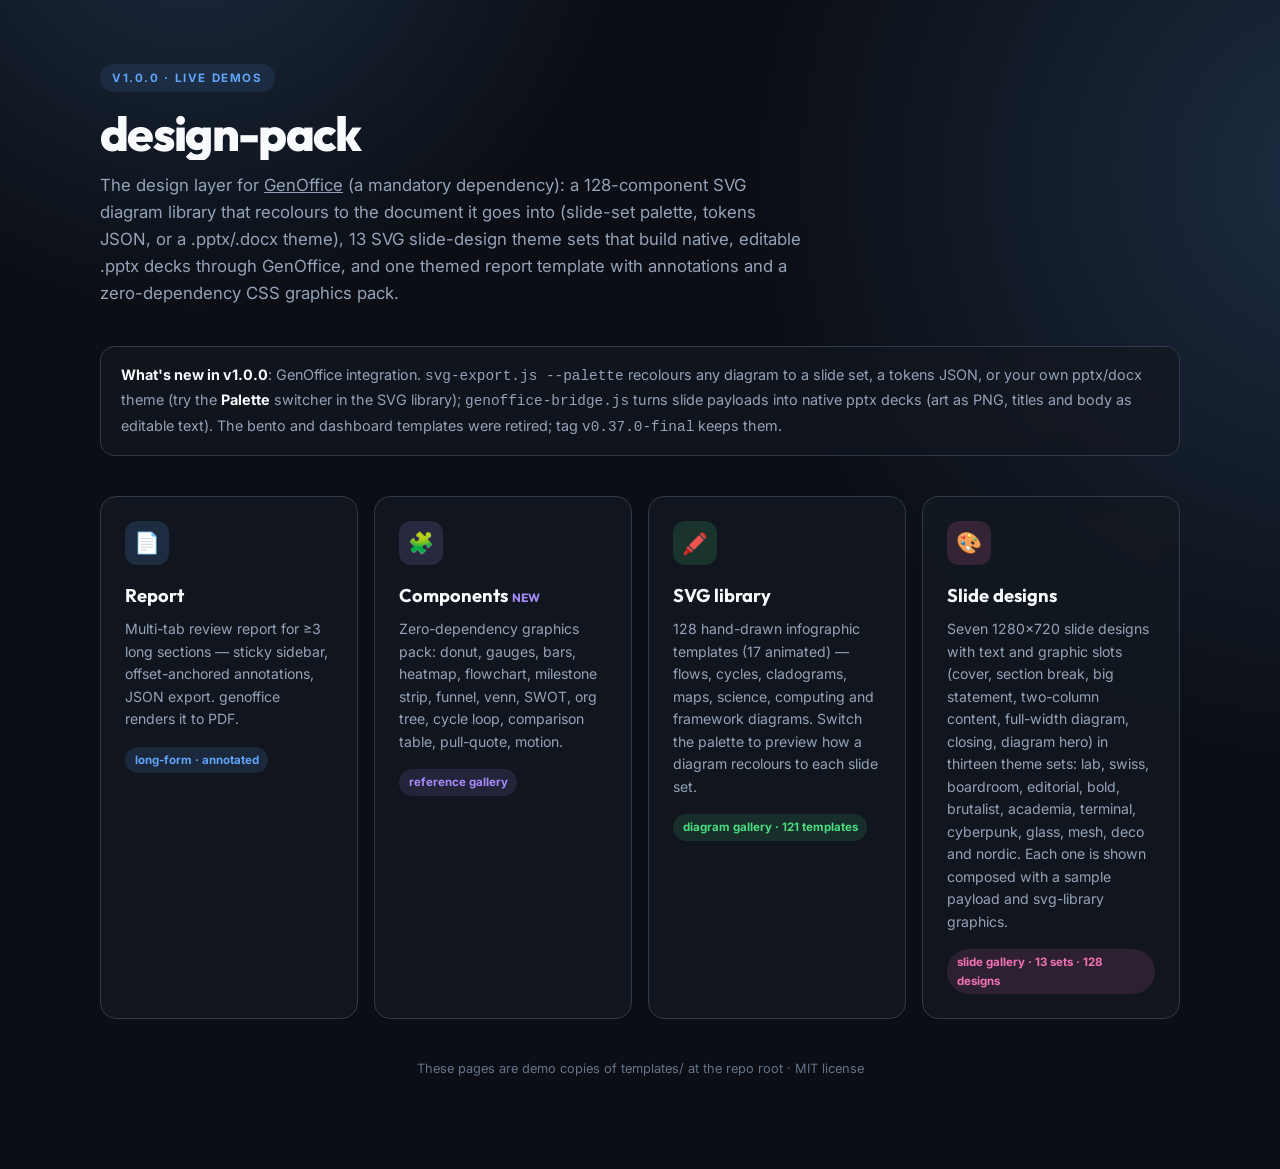
<file: docs/index.html>
<!DOCTYPE html>
<!--
  ╔══════════════════════════════════════════════════════════════════════╗
  ║  design-pack · GitHub Pages launcher (v1.0.0)                          ║
  ║                                                                        ║
  ║  Demo copies of the repo's canonical sources:                          ║
  ║    templates/report/template.html            → docs/report/index.html  ║
  ║    features/graphics/svg-library/gallery.html → docs/svg-library/      ║
  ║    templates/svg-slides/gallery.html         → docs/svg-slides/        ║
  ║    docs/components/ = the graphics-pack reference gallery              ║
  ║  (bento and dashboard demos were removed in v1.0.0.)                   ║
  ║                                                                        ║
  ║  DRIFT RISK: re-copy after regenerating the galleries (tests check).   ║
  ╚══════════════════════════════════════════════════════════════════════╝
-->
<html lang="en" data-theme="dark">
<head>
  <meta charset="UTF-8">
  <meta name="viewport" content="width=device-width, initial-scale=1">
  <title>design-pack — self-contained annotated HTML templates</title>
  <link rel="preconnect" href="https://fonts.googleapis.com">
  <link rel="preconnect" href="https://fonts.gstatic.com" crossorigin>
  <link href="https://fonts.googleapis.com/css2?family=Inter:wght@400;500;600;700;800&family=Outfit:wght@600;700;800&display=swap" rel="stylesheet">
  <style>
    :root, [data-theme="dark"] {
      color-scheme: light dark;
      --bg: #0b0e14; --surface: #131820; --border: #232a35; --border-bright: #313a4a;
      --text: #f8fafc; --text-muted: #94a3b8; --text-dim: #64748b;
      --accent: #60a5fa; --accent-dim: rgba(96,165,250,0.1); --accent-glow: rgba(96,165,250,0.2);
      --teal: #14b8a6; --coral: #ef4444; --amber: #f59e0b; --green: #10b981;
    }
    * { box-sizing: border-box; }
    body {
      margin: 0; font-family: 'Inter', system-ui, sans-serif; line-height: 1.6;
      color: var(--text); background: var(--bg); min-height: 100vh;
      padding: 4rem 2rem 5rem;
      background-image:
        radial-gradient(700px circle at 15% -10%, var(--accent-glow), transparent 62%),
        radial-gradient(900px circle at 105% 15%, var(--accent-glow), transparent 66%);
    }
    .wrap { max-width: 1080px; margin: 0 auto; }
    .eyebrow {
      display: inline-block; font-size: 0.72rem; font-weight: 700; letter-spacing: 0.14em;
      text-transform: uppercase; color: var(--accent); background: var(--accent-dim);
      padding: 0.3rem 0.75rem; border-radius: 999px; margin-bottom: 1rem;
    }
    h1 {
      font-family: 'Outfit', sans-serif; font-size: clamp(2rem, 5vw, 3rem);
      font-weight: 800; letter-spacing: -0.035em; margin: 0 0 0.75rem; line-height: 1.08;
      background: linear-gradient(120deg, var(--text) 55%, var(--accent) 110%);
      -webkit-background-clip: text; background-clip: text; -webkit-text-fill-color: transparent;
    }
    .lede { color: var(--text-muted); max-width: 64ch; margin: 0 0 2.5rem; font-size: 1.05rem; }
    .guide {
      border: 1px solid var(--border-bright); border-radius: 14px; padding: 1rem 1.25rem;
      background: color-mix(in srgb, var(--surface) 70%, transparent);
      backdrop-filter: blur(10px); margin-bottom: 2.5rem; font-size: 0.9rem; color: var(--text-muted);
    }
    .guide b { color: var(--text); }
    .grid { display: grid; grid-template-columns: repeat(auto-fit, minmax(240px, 1fr)); gap: 1rem; }
    .card {
      display: block; text-decoration: none; color: var(--text);
      border: 1px solid var(--border-bright); border-radius: 16px; padding: 1.5rem;
      background: color-mix(in srgb, var(--surface) 88%, transparent);
      backdrop-filter: blur(10px);
      transition: transform 0.25s cubic-bezier(0.4,0,0.2,1), border-color 0.25s, box-shadow 0.25s;
    }
    .card:hover {
      transform: translateY(-4px); border-color: var(--c, var(--accent));
      box-shadow: 0 14px 36px -10px var(--c-glow, var(--accent-glow));
    }
    .card .icon {
      width: 44px; height: 44px; border-radius: 12px; display: flex; align-items: center;
      justify-content: center; font-size: 1.3rem; margin-bottom: 1rem;
      background: color-mix(in srgb, var(--c, var(--accent)) 15%, transparent); color: var(--c, var(--accent));
    }
    .card h2 { font-family: 'Outfit', sans-serif; font-size: 1.15rem; margin: 0 0 0.5rem; }
    .card p { margin: 0; color: var(--text-muted); font-size: 0.88rem; }
    .card .tag {
      display: inline-block; margin-top: 1rem; font-size: 0.72rem; font-weight: 700;
      color: var(--c, var(--accent)); background: color-mix(in srgb, var(--c, var(--accent)) 12%, transparent);
      padding: 0.25rem 0.6rem; border-radius: 999px;
    }
    .foot { margin-top: 2.5rem; text-align: center; font-size: 0.8rem; color: var(--text-dim); }
    @media (max-width: 640px) { body { padding: 2.5rem 1rem 3rem; } }
  </style>
</head>
<body>
  <div class="wrap">
    <span class="eyebrow">v1.0.0 · Live demos</span>
    <h1>design-pack</h1>
    <p class="lede">The design layer for <a href="https://github.com/genspark-ai/genoffice" style="color:inherit">GenOffice</a> (a mandatory dependency): a 128-component SVG diagram library that recolours to the document it goes into (slide-set palette, tokens JSON, or a .pptx/.docx theme), 13 SVG slide-design theme sets that build native, editable .pptx decks through GenOffice, and one themed report template with annotations and a zero-dependency CSS graphics pack.</p>

    <div class="guide">
      <b>What's new in v1.0.0</b>: GenOffice integration. <code>svg-export.js --palette</code> recolours any diagram to a slide set, a tokens JSON, or your own pptx/docx theme (try the <b>Palette</b> switcher in the SVG library); <code>genoffice-bridge.js</code> turns slide payloads into native pptx decks (art as PNG, titles and body as editable text). The bento and dashboard templates were retired; tag <code>v0.37.0-final</code> keeps them.
    </div>

    <div class="grid">
      <a class="card" style="--c: #60a5fa; --c-glow: rgba(96,165,250,0.35)" href="report/">
        <div class="icon">📄</div>
        <h2>Report</h2>
        <p>Multi-tab review report for ≥3 long sections — sticky sidebar, offset-anchored annotations, JSON export. genoffice renders it to PDF.</p>
        <span class="tag">long-form · annotated</span>
      </a>
      <a class="card" style="--c: #a78bfa; --c-glow: rgba(167,139,250,0.35)" href="components/">
        <div class="icon">🧩</div>
        <h2>Components <span style="font-size:0.65em; color: var(--c)">NEW</span></h2>
        <p>Zero-dependency graphics pack: donut, gauges, bars, heatmap, flowchart, milestone strip, funnel, venn, SWOT, org tree, cycle loop, comparison table, pull-quote, motion.</p>
        <span class="tag">reference gallery</span>
      </a>
      <a class="card" style="--c: #4ade80; --c-glow: rgba(74,222,128,0.35)" href="svg-library/">
        <div class="icon">🖍️</div>
        <h2>SVG library</h2>
        <p>128 hand-drawn infographic templates (17 animated) — flows, cycles, cladograms, maps, science, computing and framework diagrams. Switch the palette to preview how a diagram recolours to each slide set.</p>
        <span class="tag">diagram gallery · 121 templates</span>
      </a>
      <a class="card" style="--c: #f472b6; --c-glow: rgba(244,114,182,0.35)" href="svg-slides/">
        <div class="icon">🎨</div>
        <h2>Slide designs</h2>
        <p>Seven 1280×720 slide designs with text and graphic slots (cover, section break, big statement, two-column content, full-width diagram, closing, diagram hero) in thirteen theme sets: lab, swiss, boardroom, editorial, bold, brutalist, academia, terminal, cyberpunk, glass, mesh, deco and nordic. Each one is shown composed with a sample payload and svg-library graphics.</p>
        <span class="tag">slide gallery · 13 sets · 128 designs</span>
      </a>
    </div>

    <p class="foot">These pages are demo copies of templates/ at the repo root · MIT license</p>
  </div>
</body>
</html>
</file>
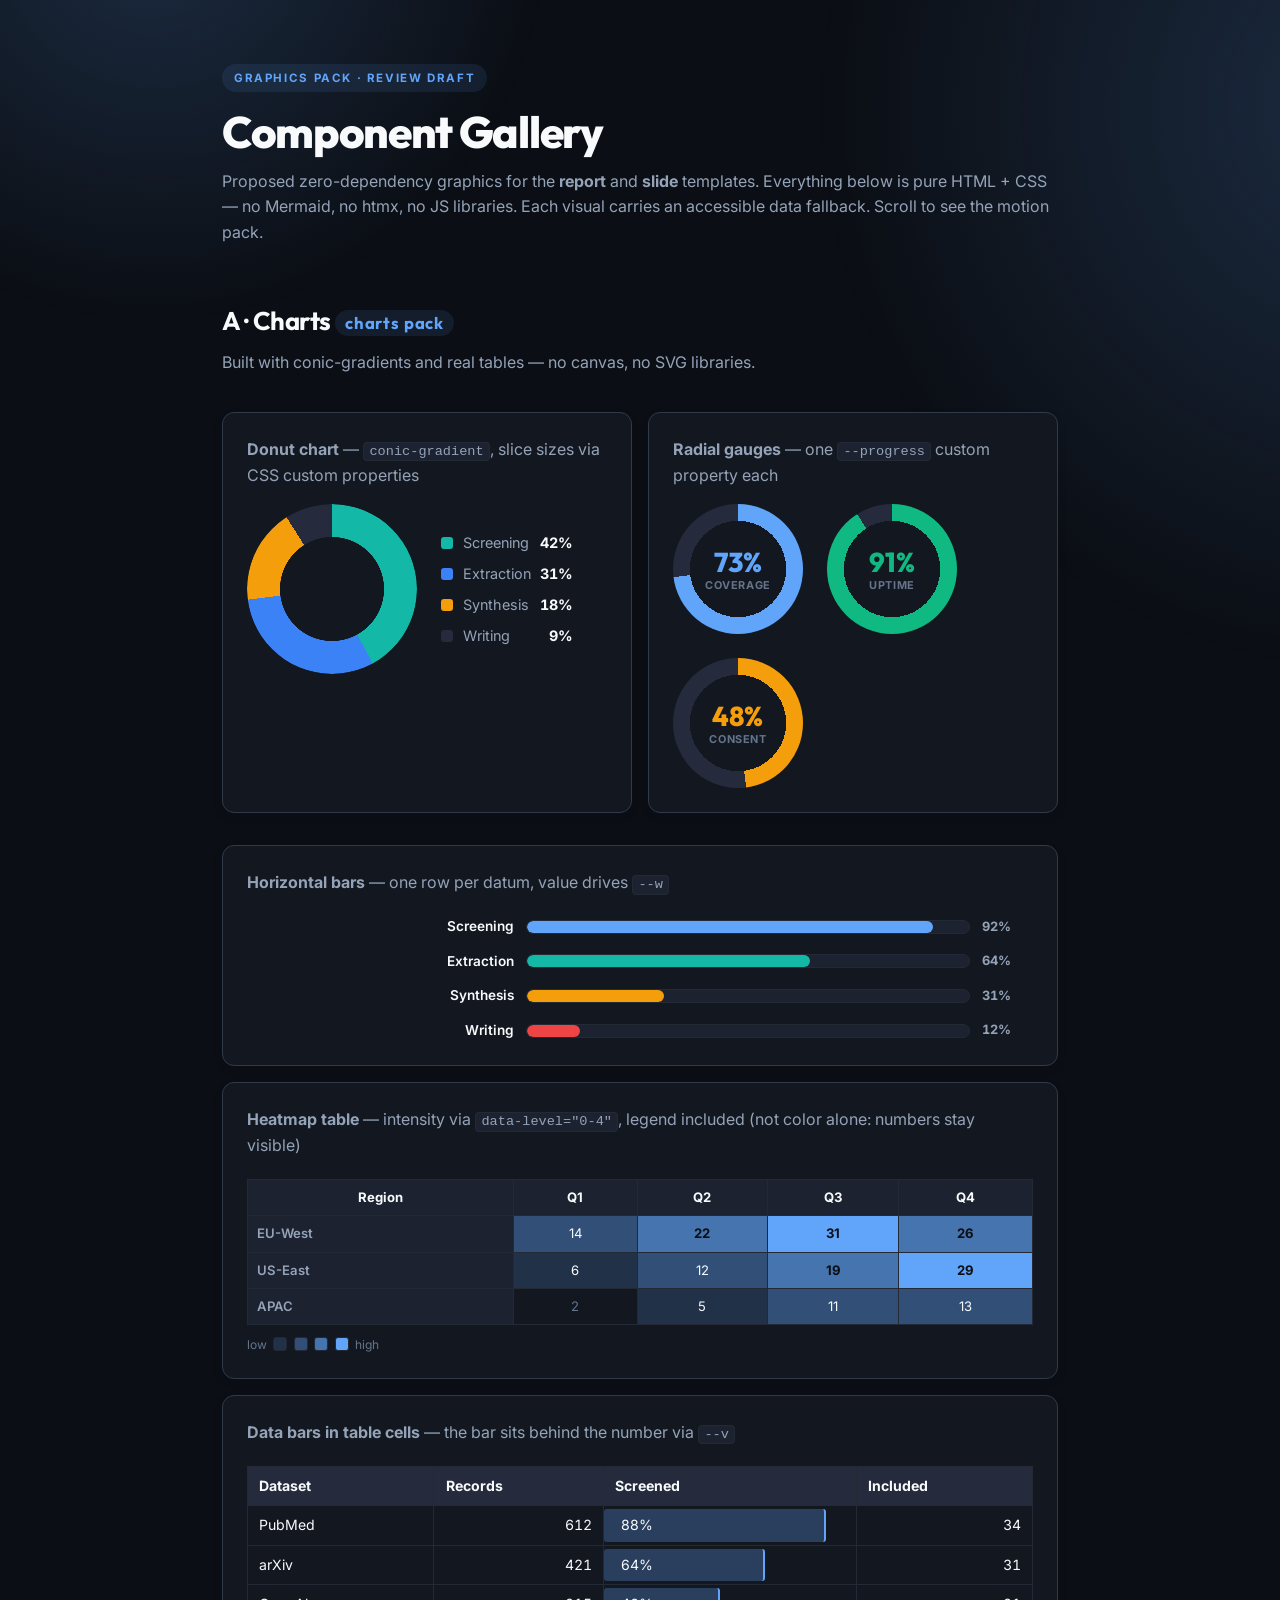
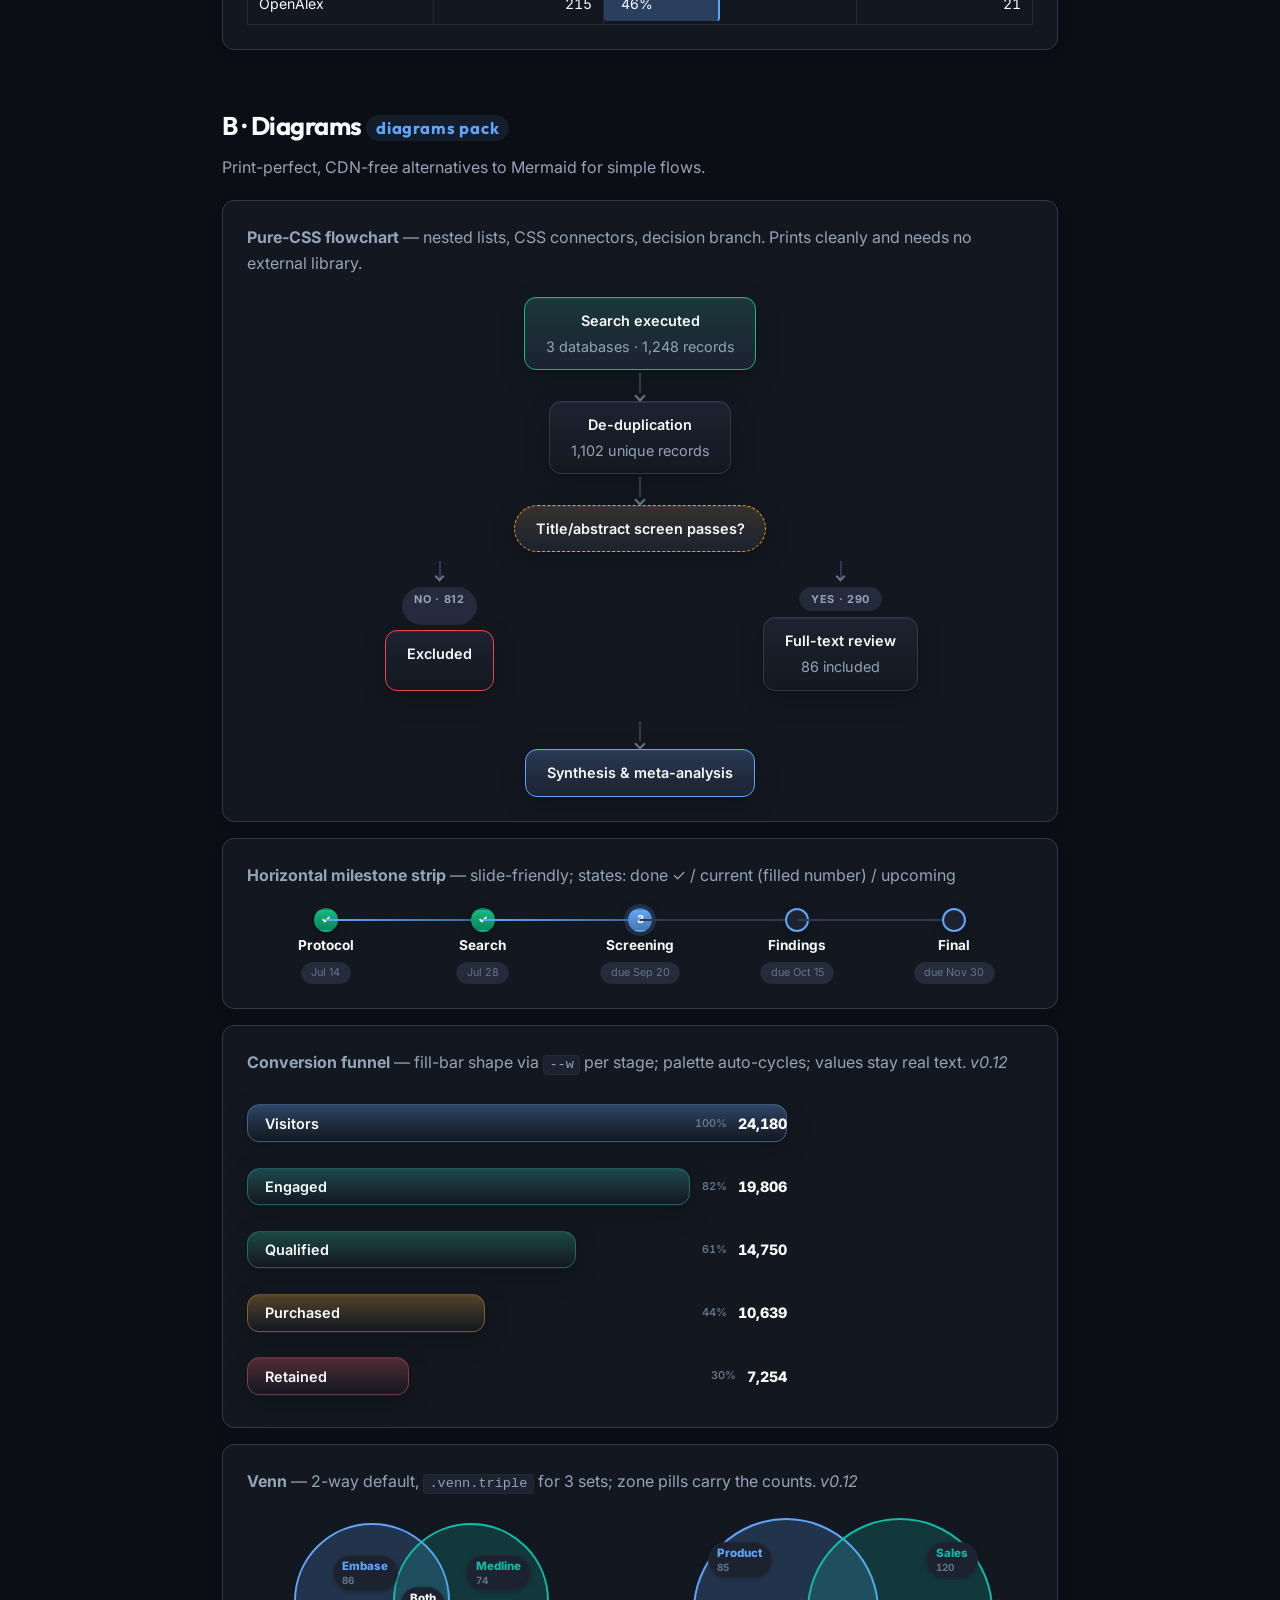
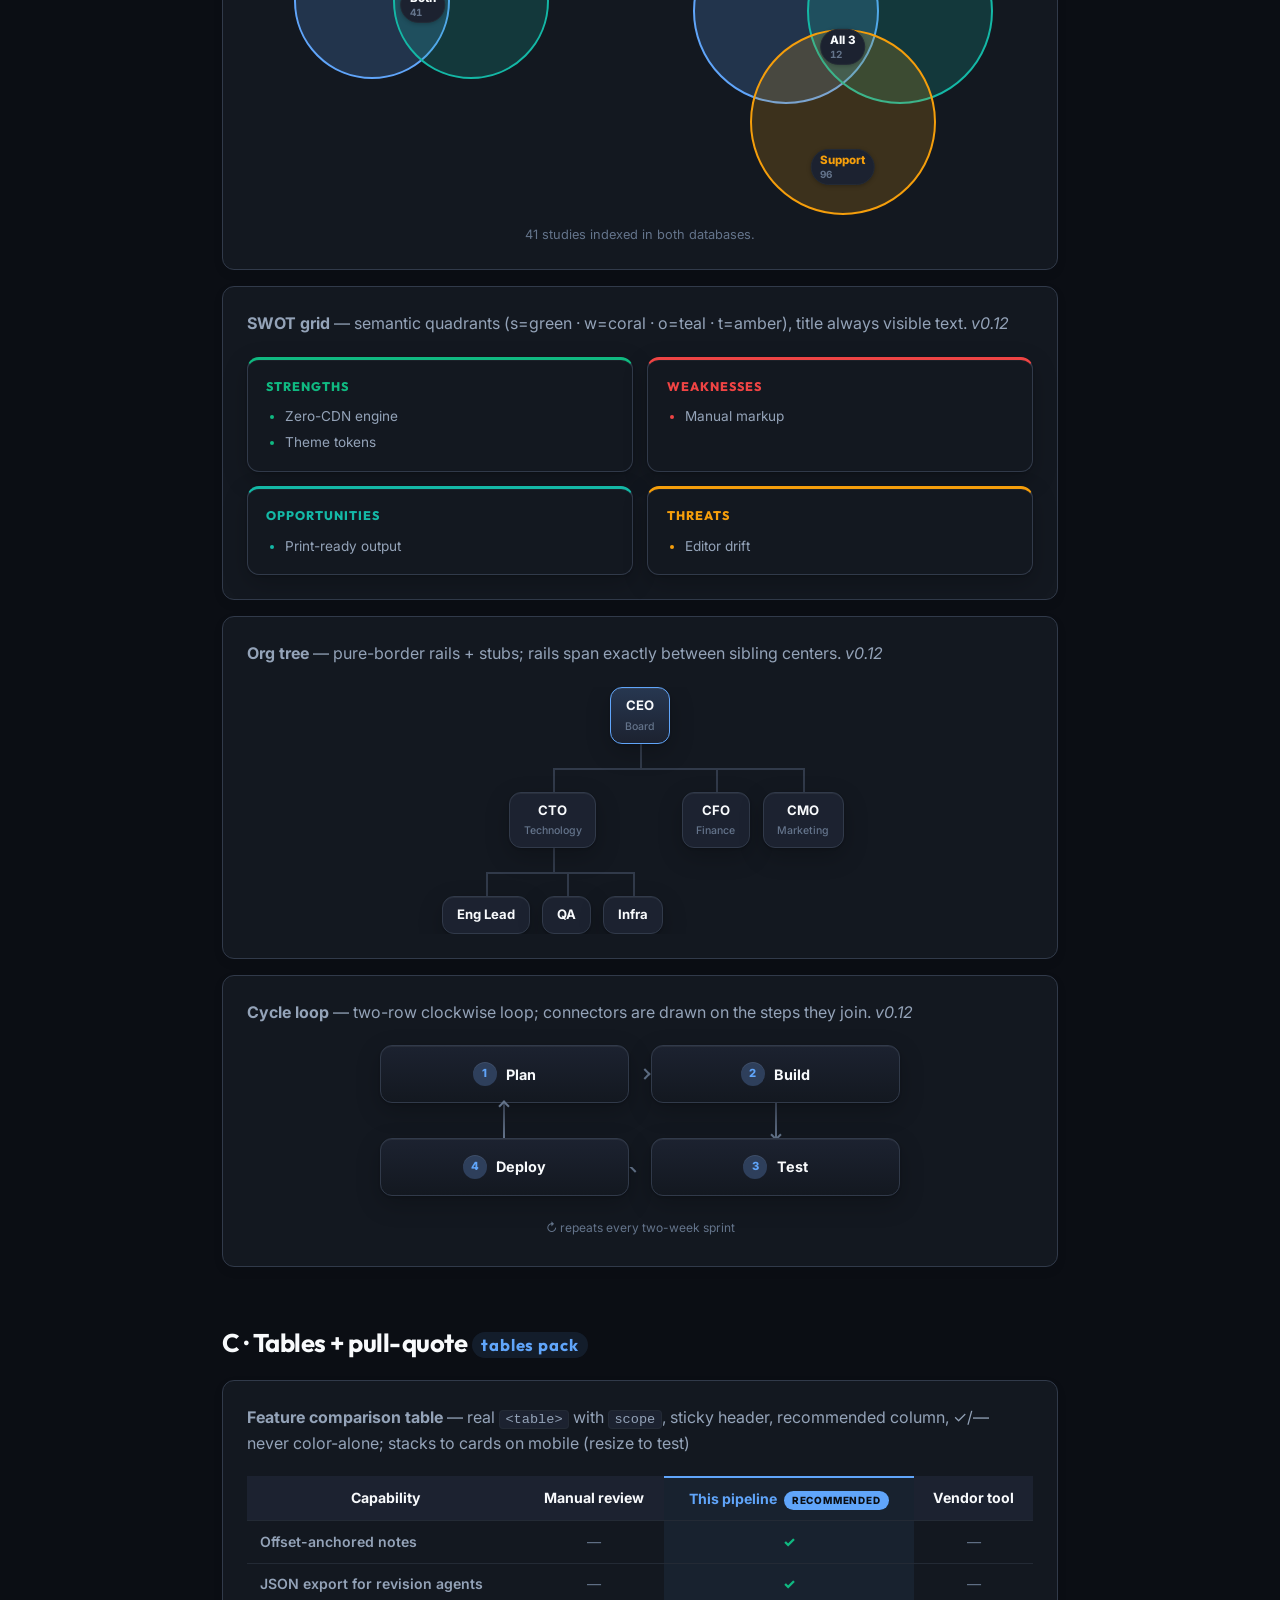
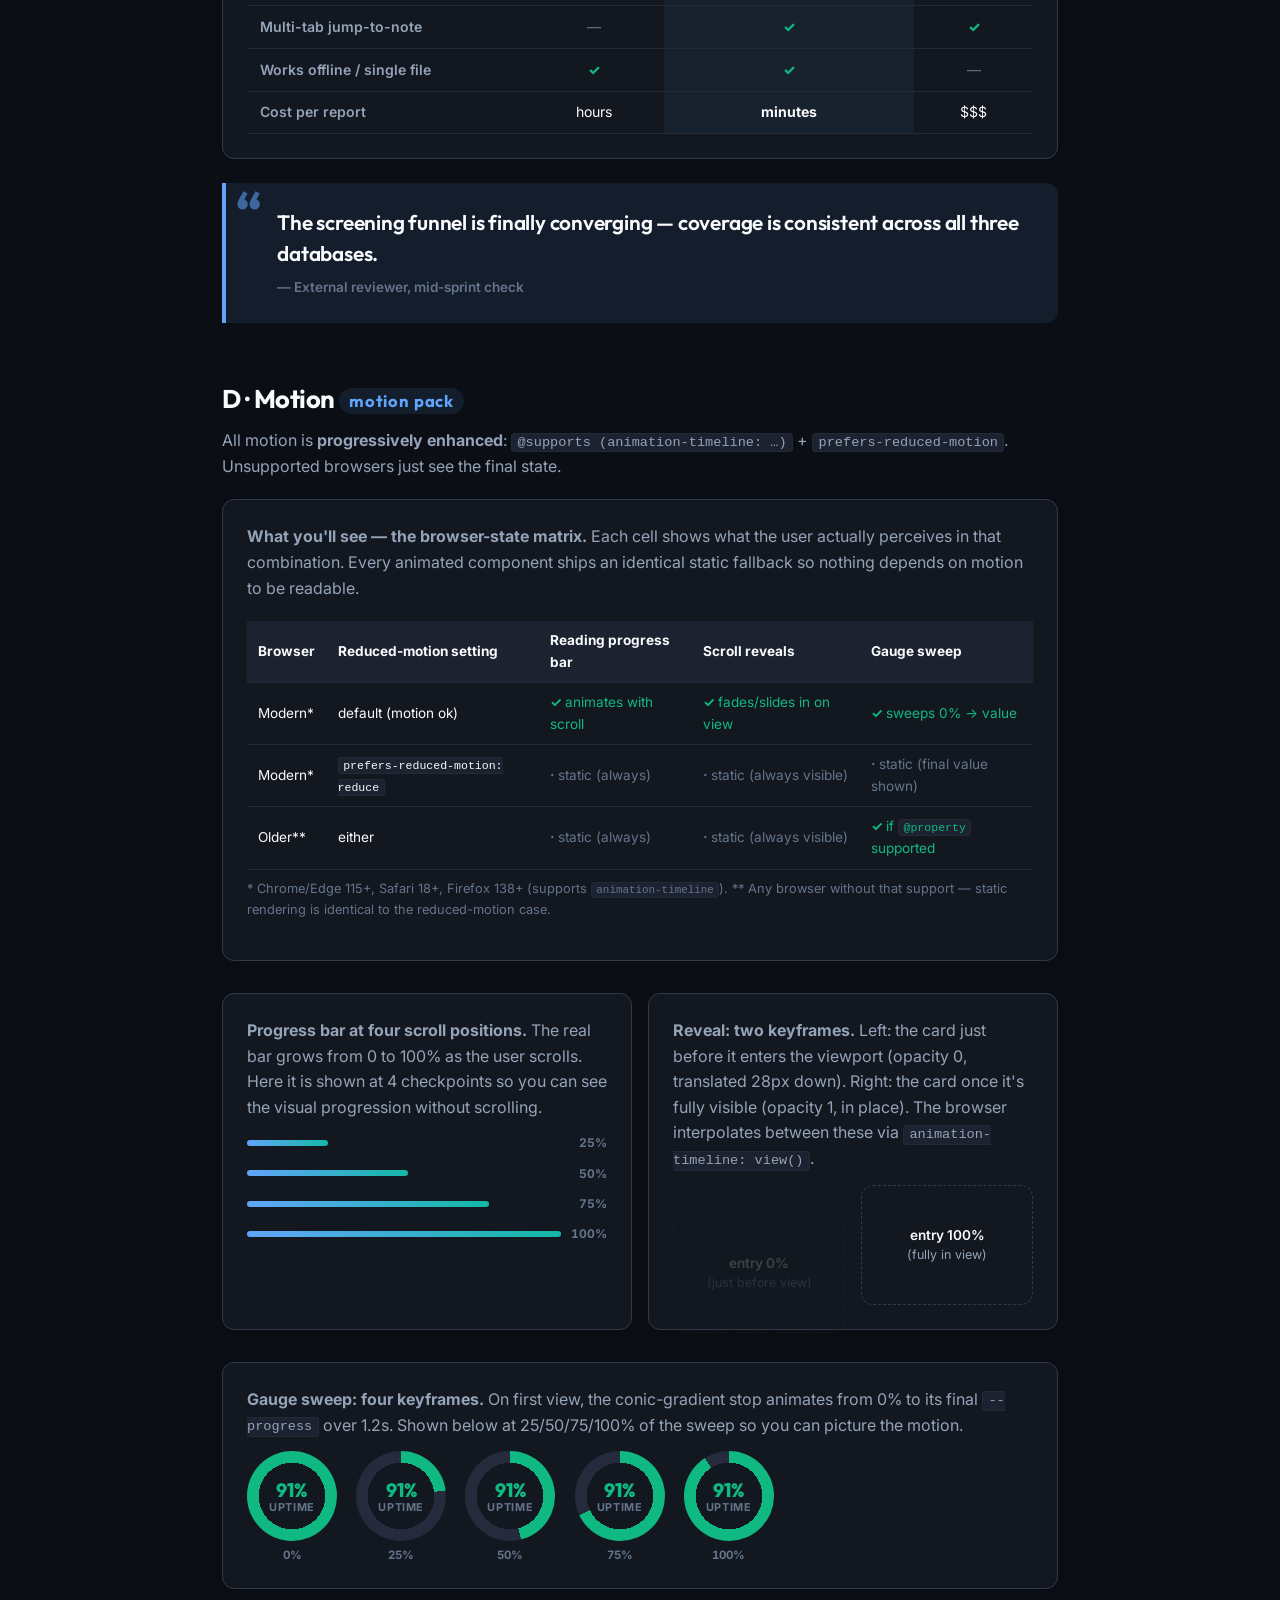
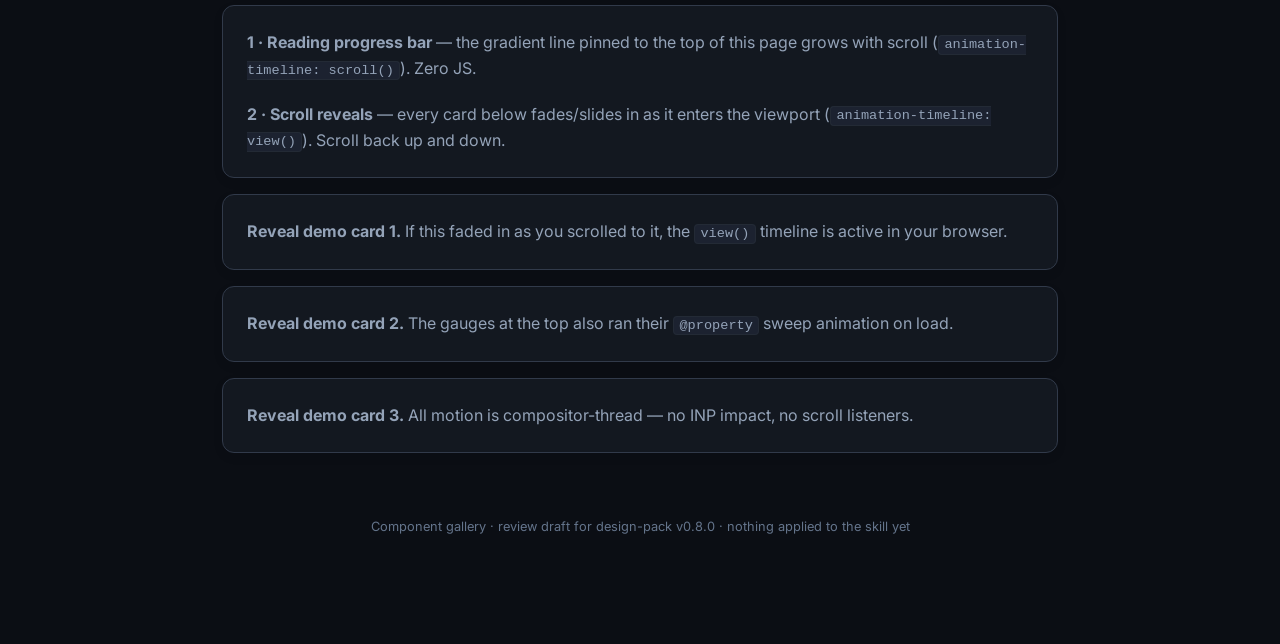
<file: docs/components/index.html>
<!DOCTYPE html>
<!--
  ╔══════════════════════════════════════════════════════════════════════╗
  ║  COMPONENT GALLERY — the graphics pack shipped with report + slide    ║
  ║  Zero-dependency (pure CSS/HTML), token-driven, accessible.           ║
  ║  Inlined into every template since v0.8.0 (see features/graphics/).   ║
  ║                                                                        ║
  ║  Packs:                                                                ║
  ║   A. Charts:    donut/pie, radial gauge, horizontal bars,             ║
  ║                 heatmap table, data-bar table cells                    ║
  ║   B. Diagrams:  pure-CSS flowchart, horizontal milestone strip,       ║
  ║                 conversion funnel, venn (2/3-way), SWOT grid,          ║
  ║                 org tree, cycle loop                                   ║
  ║   C. Tables:    feature comparison table, pull-quote callout          ║
  ║   D. Motion:    scroll-driven reveals, reading progress bar,          ║
  ║                 animated gauge sweep (@property, reduced-motion safe)  ║
  ║                                                                        ║
  ║  Companion page: svg-library/ — the 40 hand-drawn SVG infographic     ║
  ║  templates for concept diagrams (v0.13.0).
  ║                                                                        ║
  ║  Accessibility: every chart is a real <figure> whose data lives in a  ║
  ║  real <table> (visually hidden or structural); role="img" + labels;   ║
  ║  no meaning encoded by color alone; motion guarded by                 ║
  ║  @supports + prefers-reduced-motion.                                  ║
  ╚══════════════════════════════════════════════════════════════════════╝
-->
<html lang="en" data-theme="dark">
<head>
  <meta charset="UTF-8">
  <meta name="viewport" content="width=device-width, initial-scale=1">
  <title>Component Gallery — graphics pack for report + slide templates</title>
  <link rel="preconnect" href="https://fonts.googleapis.com">
  <link rel="preconnect" href="https://fonts.gstatic.com" crossorigin>
  <link href="https://fonts.googleapis.com/css2?family=Inter:wght@400;500;600;700;800&family=Outfit:wght@600;700;800&display=swap" rel="stylesheet">
  <style>
    /* ═══ Report-template tokens (same palette as templates/report) ══ */
    :root, [data-theme="dark"] {
      color-scheme: light dark;
      --bg: #0b0e14; --surface: #131820; --surface2: #1c2230; --surface3: #252b3d;
      --border: #232a35; --border-bright: #313a4a;
      --text: #f8fafc; --text-muted: #94a3b8; --text-dim: #64748b;
      --accent: #60a5fa; --accent-dim: rgba(96,165,250,0.1); --accent-glow: rgba(96,165,250,0.2);
      --teal: #14b8a6; --coral: #ef4444; --green: #10b981; --amber: #f59e0b;
      --deep-blue: #3b82f6; --navy: #1e3a5f;
      --font-sans: 'Inter', -apple-system, BlinkMacSystemFont, 'Segoe UI', Roboto, sans-serif;
      --font-head: 'Outfit', sans-serif;
      --radius: 12px; --radius-sm: 6px;
    }
    [data-theme="light"] {
      --bg: #f8fafc; --surface: #ffffff; --surface2: #f1f5f9; --surface3: #e2e8f0;
      --border: #e2e8f0; --border-bright: #cbd5e1;
      --text: #0f172a; --text-muted: #64748b; --text-dim: #94a3b8;
      --accent: #2563eb; --accent-dim: rgba(37,99,235,0.08); --accent-glow: rgba(37,99,235,0.15);
      --teal: #0d9488; --coral: #ef4444; --green: #059669; --amber: #d97706;
      --deep-blue: #2563eb; --navy: #1e3a5f;
    }
    *, *::before, *::after { box-sizing: border-box; }
    body {
      margin: 0; font-family: var(--font-sans); font-size: 1rem; line-height: 1.6;
      color: var(--text); background: var(--bg); -webkit-font-smoothing: antialiased;
    }
    body::before {
      content: ""; position: fixed; inset: 0; z-index: -1; pointer-events: none;
      background:
        radial-gradient(640px circle at 12% -8%, var(--accent-glow), transparent 62%),
        radial-gradient(860px circle at 108% 12%, var(--accent-glow), transparent 66%);
    }
    .content { max-width: 900px; margin: 0 auto; padding: 4rem 2rem 6rem; }
    .eyebrow {
      display: inline-block; font-size: 0.72rem; font-weight: 700; letter-spacing: 0.14em;
      text-transform: uppercase; color: var(--accent); background: var(--accent-dim);
      padding: 0.3rem 0.75rem; border-radius: 999px; margin-bottom: 1rem;
    }
    h1 { font-family: var(--font-head); font-size: clamp(2rem, 4.5vw, 2.75rem); font-weight: 800; letter-spacing: -0.03em; margin: 0 0 0.75rem; line-height: 1.1; }
    h2 { font-family: var(--font-head); font-size: 1.6rem; font-weight: 700; margin: 3.5rem 0 0.5rem; letter-spacing: -0.02em; }
    h2 .pack { font-size: 0.65em; color: var(--accent); background: var(--accent-dim); border-radius: 999px; padding: 0.15rem 0.6rem; vertical-align: middle; letter-spacing: 0.05em; }
    .sub { color: var(--text-muted); margin: 0 0 1.25rem; }
    .note { font-size: 0.8rem; color: var(--text-dim); margin-top: -0.5rem; margin-bottom: 1rem; }
    code { font-family: ui-monospace, 'SF Mono', Menlo, Consolas, monospace; font-size: 0.85em; background: var(--surface2); border: 1px solid var(--border); border-radius: 4px; padding: 0.1em 0.4em; }

    /* Visually-hidden (for data-table fallbacks) */
    .sr-only {
      position: absolute; width: 1px; height: 1px; padding: 0; margin: -1px;
      overflow: hidden; clip: rect(0 0 0 0); white-space: nowrap; border: 0;
    }

    /* Shared figure card */
    .demo {
      background: var(--surface); border: 1px solid var(--border-bright); border-radius: var(--radius);
      padding: 1.5rem; margin: 1rem 0; box-shadow: 0 4px 12px rgba(0,0,0,0.05);
    }
    .demo-grid { display: grid; grid-template-columns: repeat(auto-fit, minmax(240px, 1fr)); gap: 1rem; }

    /* ══════════════ A1. DONUT / PIE CHART (conic-gradient) ══════════════ */
    .donut-wrap { display: flex; align-items: center; gap: 1.5rem; flex-wrap: wrap; }
    .donut {
      --a: 42; --b: 31; --c: 18; --d: 9;   /* slices must sum to 100 */
      flex: 0 0 auto; width: 170px; aspect-ratio: 1; border-radius: 50%;
      background: conic-gradient(
        var(--teal)       0 calc(var(--a) * 1%),
        var(--deep-blue)  0 calc((var(--a) + var(--b)) * 1%),
        var(--amber)      0 calc((var(--a) + var(--b) + var(--c)) * 1%),
        var(--surface3)   0 100%
      );
      -webkit-mask: radial-gradient(closest-side, transparent 61%, #000 61.5%);
      mask: radial-gradient(closest-side, transparent 61%, #000 61.5%);
      position: relative;
    }
    .donut::after {  /* center label */
      content: attr(data-center);
      position: absolute; inset: 0; display: flex; align-items: center; justify-content: center;
      font-family: var(--font-head); font-weight: 800; font-size: 1.5rem; color: var(--text);
      -webkit-mask: none; mask: none;
    }
    .legend { list-style: none; margin: 0; padding: 0; display: grid; gap: 0.5rem; font-size: 0.9rem; }
    .legend li { display: flex; align-items: center; gap: 0.6rem; color: var(--text-muted); }
    .legend .sw { width: 12px; height: 12px; border-radius: 3px; flex-shrink: 0; }
    .legend b { color: var(--text); margin-left: auto; font-variant-numeric: tabular-nums; }
    .legend li:nth-child(1) .sw { background: var(--teal); }
    .legend li:nth-child(2) .sw { background: var(--deep-blue); }
    .legend li:nth-child(3) .sw { background: var(--amber); }
    .legend li:nth-child(4) .sw { background: var(--surface3); }

    /* ══════════════ A2. RADIAL GAUGE (progress ring) ══════════════ */
    .gauge-row { display: flex; gap: 1.5rem; flex-wrap: wrap; }
    .gauge {
      --progress: 73;                        /* 0–100 */
      --gauge-color: var(--accent);
      width: 130px; aspect-ratio: 1; border-radius: 50%; position: relative;
      display: grid; place-items: center;
      background:
        radial-gradient(closest-side, var(--surface) 74%, transparent 74% 100%),
        conic-gradient(var(--gauge-color) calc(var(--progress) * 1%), var(--surface3) 0);
    }
    .gauge .gauge-label { text-align: center; line-height: 1.15; }
    .gauge .gauge-value { font-family: var(--font-head); font-size: 1.7rem; font-weight: 800; color: var(--gauge-color); }
    .gauge .gauge-cap { font-size: 0.68rem; font-weight: 700; text-transform: uppercase; letter-spacing: 0.06em; color: var(--text-dim); }
    .gauge.g-green { --gauge-color: var(--green); }
    .gauge.g-amber { --gauge-color: var(--amber); }
    .gauge.g-coral { --gauge-color: var(--coral); }

    /* Animated sweep — @property animates the conic stop itself.
       Guarded: browsers without @property show the static ring. */
    @property --sweep { syntax: '<percentage>'; inherits: false; initial-value: 0%; }
    @keyframes gauge-sweep { from { --sweep: 0%; } to { --sweep: calc(var(--progress) * 1%); } }
    @media (prefers-reduced-motion: no-preference) {
      @supports (background: conic-gradient(red 0 1%)) and (animation-timeline: scroll()) {
        .gauge.animated {
          background:
            radial-gradient(closest-side, var(--surface) 74%, transparent 74% 100%),
            conic-gradient(var(--gauge-color) var(--sweep), var(--surface3) 0);
          animation: gauge-sweep 1.2s cubic-bezier(0.4, 0, 0.2, 1) forwards;
        }
      }
    }

    /* ══════════════ A3. HORIZONTAL BAR ROWS ══════════════ */
    .hbars { display: grid; gap: 0.8rem; }
    .hbar { display: grid; grid-template-columns: minmax(90px, 34%) 1fr 3.2rem; align-items: center; gap: 0.75rem; }
    .hbar .h-label { font-size: 0.85rem; font-weight: 600; color: var(--text); text-align: right; }
    .hbar .h-track { height: 14px; background: var(--surface2); border: 1px solid var(--border); border-radius: 999px; overflow: hidden; }
    .hbar .h-fill { height: 100%; border-radius: 999px; background: var(--bar-color, var(--accent)); min-width: 4px; }
    .hbar .h-value { font-size: 0.8rem; font-weight: 700; color: var(--text-muted); font-variant-numeric: tabular-nums; }
    .hbar .h-fill.c-teal { --bar-color: var(--teal); }
    .hbar .h-fill.c-amber { --bar-color: var(--amber); }
    .hbar .h-fill.c-coral { --bar-color: var(--coral); }
    .hbar .h-fill.c-green { --bar-color: var(--green); }

    /* ══════════════ A4. HEATMAP TABLE ══════════════ */
    .heat { width: 100%; border-collapse: collapse; font-size: 0.82rem; }
    .heat caption { caption-side: bottom; text-align: left; color: var(--text-dim); font-size: 0.75rem; padding-top: 0.5rem; }
    .heat th, .heat td { border: 1px solid var(--border); padding: 0.45rem 0.55rem; text-align: center; }
    .heat thead th { background: var(--surface2); font-weight: 700; color: var(--text); }
    .heat tbody th { font-weight: 600; text-align: left; color: var(--text-muted); background: var(--surface2); }
    .heat td[data-level="0"] { background: var(--surface); color: var(--text-dim); }
    .heat td[data-level="1"] { background: color-mix(in srgb, var(--accent) 18%, var(--surface)); }
    .heat td[data-level="2"] { background: color-mix(in srgb, var(--accent) 40%, var(--surface)); color: var(--text); }
    .heat td[data-level="3"] { background: color-mix(in srgb, var(--accent) 65%, var(--surface)); color: var(--bg); font-weight: 700; }
    .heat td[data-level="4"] { background: var(--accent); color: var(--bg); font-weight: 700; }
    .heat-legend { display: flex; align-items: center; gap: 0.4rem; font-size: 0.75rem; color: var(--text-dim); margin-top: 0.6rem; }
    .heat-legend i { width: 14px; height: 14px; border-radius: 3px; border: 1px solid var(--border); }
    .heat-legend i:nth-child(2) { background: color-mix(in srgb, var(--accent) 18%, var(--surface)); }
    .heat-legend i:nth-child(3) { background: color-mix(in srgb, var(--accent) 40%, var(--surface)); }
    .heat-legend i:nth-child(4) { background: color-mix(in srgb, var(--accent) 65%, var(--surface)); }
    .heat-legend i:nth-child(5) { background: var(--accent); }

    /* ══════════════ A5. DATA BARS IN TABLE CELLS ══════════════ */
    .data-table { width: 100%; border-collapse: collapse; font-size: 0.88rem; }
    .data-table th, .data-table td { border: 1px solid var(--border); padding: 0.5rem 0.7rem; text-align: left; }
    .data-table thead th { background: var(--navy); color: #fff; font-weight: 700; }
    [data-theme="dark"] .data-table thead th { background: var(--surface3); color: var(--text); }
    .data-table .num { text-align: right; font-variant-numeric: tabular-nums; }
    .db-cell { position: relative; min-width: 120px; }
    .db-bar {
      position: absolute; inset: 3px auto 3px 0; width: var(--v);
      background: color-mix(in srgb, var(--accent) 28%, transparent);
      border-right: 2px solid var(--accent); border-radius: 3px;
    }
    .db-cell span { position: relative; padding-left: 0.35rem; }

/* ══════ B1 · PURE-CSS FLOWCHART ══════════════════════════════════════
   Usage:
     <ol class="flow">
       <li><div class="flow-node start">Start</div></li>
       <li><div class="flow-node">Step</div></li>
       <li>
         <div class="flow-node decision">Q?</div>
         <div class="flow-branch">
           <div><div class="flow-tag">no · N</div><div class="flow-node" style="border-color: var(--coral)">Left</div></div>
           <div><div class="flow-tag">yes · M</div><div class="flow-node">Right</div></div>
         </div>
       </li>
       <li><div class="flow-node end">End</div></li>
     </ol>
   v0.12.0 polish: card shadows + gradient fills on nodes, arrowheads on every
   connector (incl. branches), pill flow-tags. Markup-compatible with v0.8.0. */
.flow { list-style: none; margin: 0; padding: 0; display: grid; grid-template-columns: minmax(0, 1fr); justify-items: center; gap: 1.9rem; }
.flow > li { position: relative; width: 100%; display: grid; justify-items: center; }
/* connector arrow between stacked nodes */
.flow > li + li::before {
  content: ""; position: absolute; top: -1.7rem; width: 2px; height: 1.2rem;
  background: var(--border-bright);
}
.flow > li + li::after {
  content: ""; position: absolute; top: -0.55rem; width: 8px; height: 8px;
  border-right: 2px solid var(--text-dim); border-bottom: 2px solid var(--text-dim);
  transform: rotate(45deg);
}
.flow-node {
  background: linear-gradient(180deg, var(--surface2), var(--surface));
  border: 1px solid var(--border-bright); border-radius: var(--radius);
  padding: 0.7rem 1.3rem; text-align: center; max-width: 320px;
  font-size: 0.9rem; font-weight: 600; color: var(--text);
  box-shadow: 0 1px 2px rgba(0,0,0,.18), 0 8px 24px rgba(0,0,0,.22), inset 0 1px 0 rgba(255,255,255,.06);
  transition: border-color 0.2s ease, box-shadow 0.2s ease, transform 0.2s ease;
}
.flow-node:hover { border-color: var(--accent); transform: translateY(-1px); }
.flow-node > span, .flow-node > small { display: block; font-weight: 400; color: var(--text-muted); margin-top: 0.2rem; }
.flow-node.start {
  border-color: var(--green);
  background: linear-gradient(180deg, color-mix(in srgb, var(--green) 14%, var(--surface2)), var(--surface2));
}
.flow-node.end {
  border-color: var(--accent);
  background: linear-gradient(180deg, color-mix(in srgb, var(--accent) 18%, var(--surface2)), var(--surface2));
}
.flow-node.decision {
  border-radius: 999px; border-style: dashed; border-color: var(--amber);
  background: linear-gradient(180deg, color-mix(in srgb, var(--amber) 12%, var(--surface2)), var(--surface2));
}
.flow-branch { display: grid; grid-template-columns: minmax(0,1fr) minmax(0,1fr); gap: 1rem; width: 100%; }
.flow-branch > div { display: grid; justify-items: center; gap: 0; position: relative; }
.flow-branch > div::before {
  content: ""; position: absolute; top: -1.2rem; height: 1.2rem; width: 2px; background: var(--border-bright);
}
.flow-branch > div::after {
  content: ""; position: absolute; top: -0.45rem; width: 7px; height: 7px;
  border-right: 2px solid var(--text-dim); border-bottom: 2px solid var(--text-dim);
  transform: rotate(45deg);
}
.flow-tag {
  font-size: 0.68rem; font-weight: 700; text-transform: uppercase; letter-spacing: 0.06em;
  color: var(--text-muted); margin: 0.45rem 0 0.35rem;
  background: var(--surface3); border: 1px solid var(--border); border-radius: 999px;
  padding: 0.15rem 0.7rem;
}

/* ══════ B2 · HORIZONTAL MILESTONE STRIP ══════════════════════════════
   Usage:
     <ol class="mstrip">
       <li class="done"><div class="ms-title">…</div><div class="ms-date">…</div></li>
       <li class="now"><div class="ms-title">…</div><div class="ms-date">…</div></li>
       <li><div class="ms-title">…</div><div class="ms-date">…</div></li>
     </ol>
   States: .done (✓), .now (filled numbered circle), default (upcoming).
   v0.12.0 polish: bigger dots lifted off the rail, filled progress rail up
   to the current milestone, pill dates, glow ring on .now. */
.mstrip { display: flex; margin: 0; padding: 0; list-style: none; counter-reset: ms; }
.mstrip li { flex: 1 1 0; min-width: 0; text-align: center; position: relative; padding: 1.7rem 0.6rem 0; }
.mstrip li::before {
  content: ""; position: absolute; top: 11px; left: -50%; width: 100%; height: 2px;
  background: linear-gradient(90deg, var(--border-bright), var(--border-bright));
}
/* progress rail: segments leading INTO done/current milestones are accent */
.mstrip li.done::before, .mstrip li.now::before {
  background: linear-gradient(90deg, var(--accent), color-mix(in srgb, var(--accent) 55%, transparent));
}
.mstrip li:first-child::before { display: none; }
.mstrip li::after {
  content: ""; counter-increment: ms;
  position: absolute; top: 0; left: 50%; transform: translateX(-50%);
  width: 24px; height: 24px; border-radius: 50%;
  background: var(--surface2); border: 2px solid var(--accent);
  display: grid; place-items: center; font-size: 0.68rem; font-weight: 800; color: var(--accent);
  box-shadow: 0 1px 2px rgba(0,0,0,.18), 0 4px 12px rgba(0,0,0,.22), inset 0 1px 0 rgba(255,255,255,.08);
}
.mstrip li.done::after { content: "✓"; background: linear-gradient(180deg, var(--green), color-mix(in srgb, var(--green) 72%, #000)); border-color: transparent; color: #fff; }
.mstrip li.now::after  { content: counter(ms); background: linear-gradient(180deg, var(--accent), color-mix(in srgb, var(--accent) 72%, #000)); border-color: transparent; color: #fff; box-shadow: 0 0 0 4px color-mix(in srgb, var(--accent) 18%, transparent), 0 4px 14px rgba(0,0,0,.3); }
.mstrip .ms-title { font-size: 0.85rem; font-weight: 700; color: var(--text); }
.mstrip .ms-date  { font-size: 0.68rem; color: var(--text-dim); margin: 0.3rem 0.4rem 0; display: inline-block; background: var(--surface3); border: 1px solid var(--border); border-radius: 999px; padding: 0.1rem 0.6rem; }


/* ══════ B3 · CONVERSION FUNNEL ═══════════════════════════════════════
   Usage:
     <ol class="funnel">
       <li style="--w:100%"><span class="f-label">Visitors</span><small class="f-pct">100%</small><b class="f-val">24,180</b></li>
       <li style="--w:82%"><span class="f-label">Engaged</span><small class="f-pct">82%</small><b class="f-val">19,806</b></li>
       <li style="--w:61%"><span class="f-label">Qualified</span><small class="f-pct">61%</small><b class="f-val">14,750</b></li>
       <li style="--w:44%"><span class="f-label">Purchased</span><small class="f-pct">44%</small><b class="f-val">10,639</b></li>
       <li style="--w:30%"><span class="f-label">Retained</span><small class="f-pct">30%</small><b class="f-val">7,254</b></li>
     </ol>
   The fill bar width is --w (percent of the top stage; bar is a ::before
   fill so labels never clip); stages auto-cycle the
   accent palette via nth-child. The values keep every number real text —
   width conveys shape, never the data alone. .f-pct is optional. */
.funnel { list-style: none; margin: 0; padding: 0; display: grid; gap: 0.55rem; max-width: 540px; }
.funnel > li {
  --fc: var(--accent);
  position: relative; display: flex; align-items: center; gap: 0.7rem; min-height: 3.4rem;
}
/* funnel shape lives on a ::before fill bar (NOT the row width) so labels
   never clip on narrow stages — full-width rows, bar sized by --w */
.funnel > li::before {
  content: ""; position: absolute; top: 50%; left: 0; translate: 0 -50%;
  width: var(--w, 92%); height: 2.35rem;
  background: linear-gradient(180deg, color-mix(in srgb, var(--fc) 26%, var(--surface2)), var(--surface));
  border: 1px solid color-mix(in srgb, var(--fc) 40%, var(--border-bright));
  border-radius: var(--radius);
  box-shadow: 0 1px 2px rgba(0,0,0,.18), 0 8px 24px rgba(0,0,0,.22), inset 0 1px 0 rgba(255,255,255,.06);
  transition: border-color 0.2s ease, box-shadow 0.2s ease;
}
.funnel > li:hover::before { border-color: var(--fc);
  box-shadow: 0 1px 2px rgba(0,0,0,.18), 0 10px 28px rgba(0,0,0,.26), inset 0 1px 0 rgba(255,255,255,.08); }
.funnel > li:nth-child(1) { --fc: var(--accent); }
.funnel > li:nth-child(2) { --fc: var(--teal); }
.funnel > li:nth-child(3) { --fc: var(--green); }
.funnel > li:nth-child(4) { --fc: var(--amber); }
.funnel > li:nth-child(5) { --fc: var(--coral); }
.funnel > li:nth-child(6) { --fc: var(--accent); }
.funnel .f-label, .funnel .f-pct, .funnel .f-val { position: relative; z-index: 1; }
.funnel .f-label { padding-left: 1.1rem; font-size: 0.9rem; font-weight: 600; color: var(--text); white-space: nowrap; }
.funnel .f-pct { margin-left: auto; font-size: 0.68rem; font-weight: 600; color: var(--text-dim); font-variant-numeric: tabular-nums; }
.funnel .f-val  { font-size: 0.9rem; font-weight: 800; color: var(--text); font-variant-numeric: tabular-nums; }

/* ══════ B4 · VENN (2-WAY / 3-WAY) ════════════════════════════════════
   Usage:
     <div class="venn" role="img" aria-label="Sales 120, Support 96, overlap 34">
       <i class="venn-set a"></i><i class="venn-set b"></i>
       <span class="v-tag a"><b>Sales</b><small>120</small></span>
       <span class="v-tag b"><b>Support</b><small>96</small></span>
       <span class="v-tag ab"><b>Both</b><small>34</small></span>
       <p class="venn-caption">34 accounts are both sales and support-led.</p>
     </div>
   Add .venn.triple and a third <i class="venn-set c"> plus .v-tag.c/.ab/.ac/.bc/.abc
   for the 3-way variant. Zones are real text (never color-alone); role="img"
   aria-label is the non-visual fallback for the whole figure. Overlap fills
   are color-mix overlays on tokens, safe in dark mode. */
.venn {
  position: relative; width: min(100%, 300px); aspect-ratio: 300 / 200;
  margin: 0 auto; max-width: 100%; overflow: visible;
}
.venn-set { position: absolute; top: 4%; width: 52%; aspect-ratio: 1; border-radius: 50%; }
.venn-set.a { left: 2%;  background: color-mix(in srgb, var(--accent) 20%, transparent); border: 2px solid var(--accent); }
.venn-set.b { left: 35%; background: color-mix(in srgb, var(--teal) 20%, transparent);   border: 2px solid var(--teal); }
.venn-set.c { left: 20%; top: 45%; background: color-mix(in srgb, var(--amber) 18%, transparent); border: 2px solid var(--amber); }
.venn.triple { aspect-ratio: 1; }
.venn.triple .venn-set.a { width: 62%; left: 0;   top: 1%; border-color: var(--accent); }
.venn.triple .venn-set.b { width: 62%; left: auto; right: 0; top: 1%; border-color: var(--teal); }
.venn.triple .venn-set.c { width: 62%; left: 19%; top: 38%; border-color: var(--amber); }
.v-tag {
  position: absolute; display: flex; flex-direction: column; gap: 0.1rem;
  padding: 0.22rem 0.55rem; border-radius: 999px; white-space: nowrap;
  background: var(--surface2); border: 1px solid var(--border); line-height: 1.2;
  box-shadow: 0 1px 4px rgba(0,0,0,.25);
}
.v-tag b { font-size: 0.72rem; font-weight: 800; color: var(--text); }
.v-tag small { font-size: 0.62rem; font-weight: 700; color: var(--text-dim); font-variant-numeric: tabular-nums; }
.v-tag.a { left: 15%; top: 20%; } .v-tag.a b { color: var(--accent); }
.v-tag.b { right: 19%; top: 20%; } .v-tag.b b { color: var(--teal); }
.v-tag.c { left: 50%; bottom: 15%; transform: translateX(-50%); } .v-tag.c b { color: var(--amber); }
.v-tag.ab { left: 45%; top: 45%; transform: translate(-50%, -50%); }
.v-tag.abc { left: 50%; top: 44%; transform: translate(-50%, -50%); }
.venn.triple .v-tag.a { left: 5%; top: 9%; }
.venn.triple .v-tag.b { right: 5%; top: 9%; }
.venn.triple .v-tag.c { left: 50%; top: 78%; bottom: auto; transform: translateX(-50%); }
.venn.triple .v-tag.ac { left: 26%; top: 54%; }
.venn.triple .v-tag.bc { right: 26%; top: 54%; }
.venn.triple .v-tag.ab { left: 50%; top: 16%; transform: translateX(-50%); }
.venn-caption { margin: 0.6rem auto 0; max-width: 90%; text-align: center; font-size: 0.8rem; color: var(--text-dim); }
.venn-caption em { color: var(--text-muted); }

/* ══════ B5 · SWOT GRID ══════════════════════════════════════════════
   Usage:
     <div class="swot">
       <section class="swot-q s"><h4>Strengths</h4><ul><li>…</li></ul></section>
       <section class="swot-q w"><h4>Weaknesses</h4><ul><li>…</li></ul></section>
       <section class="swot-q o"><h4>Opportunities</h4><ul><li>…</li></ul></section>
       <section class="swot-q t"><h4>Threats</h4><ul><li>…</li></ul></section>
     </div>
   Quadrant accents: s=green · w=coral · o=teal · t=amber. The quadrant title
   is always visible text; accent color is decoration on top. */
.swot { display: grid; grid-template-columns: 1fr 1fr; gap: 0.9rem; }
.swot-q {
  --qcolor: var(--accent);
  padding: 1.05rem 1.15rem 1.15rem;
  background: var(--surface); border: 1px solid var(--border-bright);
  border-top: 3px solid var(--qcolor); border-radius: var(--radius);
  box-shadow: 0 1px 2px rgba(0,0,0,.18), 0 8px 24px rgba(0,0,0,.22), inset 0 1px 0 rgba(255,255,255,.04);
  transition: border-color 0.2s ease, box-shadow 0.2s ease, transform 0.2s ease;
}
.swot-q:hover { border-color: var(--qcolor); border-top-color: var(--qcolor); transform: translateY(-1px); }
.swot-q.s { --qcolor: var(--green); }
.swot-q.w { --qcolor: var(--coral); }
.swot-q.o { --qcolor: var(--teal); }
.swot-q.t { --qcolor: var(--amber); }
.swot-q h4 { margin: 0 0 0.6rem; font-family: var(--font-head, inherit); font-size: 0.78rem; font-weight: 800;
  text-transform: uppercase; letter-spacing: 0.08em; color: var(--qcolor); }
.swot-q ul { margin: 0; padding-left: 1.15rem; font-size: 0.85rem; }
.swot-q li { color: var(--text-muted); line-height: 1.5; }
.swot-q li::marker { color: var(--qcolor); }
.swot-q li + li { margin-top: 0.35rem; }
@media (max-width: 560px) {
  .swot { grid-template-columns: 1fr; }
}

/* ══════ B6 · ORG TREE ════════════════════════════════════════════════
   Usage:
     <div class="otree">
       <ul>
         <li>
           <div class="o-node root">CEO<span class="o-role">Board</span></div>
           <ul>
             <li><div class="o-node">CTO<span class="o-role">…</span></div>
               <ul>
                 <li><div class="o-node">Eng Lead</div></li>
                 <li><div class="o-node">QA</div></li>
                 <li><div class="o-node">Infra</div></li>
               </ul>
             </li>
             <li><div class="o-node">CFO</div></li>
           </ul>
         </li>
       </ul>
     </div>
   Root is the single top <li>; every deeper level is a nested <ul> in a flex
   row with connector rail + stubs from pure borders. Nodes are .card-style
   chips (surface2 / border-bright / radius). .root tints the top node accent. */

.otree, .otree ul { list-style: none; margin: 0; padding: 0; }
.otree { overflow-x: auto; }
.otree ul { position: relative; display: flex; justify-content: center; padding-top: 1.5rem; }
.otree > ul { padding-top: 0; }
.otree li { position: relative; display: flex; flex-direction: column; align-items: center; padding: 1.5rem 0.4rem 0; }
.otree > ul > li { padding-top: 0; }
/* parent drop: from the parent node's bottom down to the sibling rail */
.otree ul::before {
  content: ""; position: absolute; top: 0; left: 50%;
  width: 2px; height: 1.5rem; background: var(--border-bright);
}
.otree > ul::before { display: none; }
/* per-child connectors: half-rails along the sibling rail + stub into the
   node. Rails span EXACTLY between adjacent sibling centers — no overshoot.
   Each child draws: ::before = left half-rail, ::after = right half-rail
   plus the center stub down into its own node. */
.otree li::before, .otree li::after {
  content: ""; position: absolute; top: 0; width: 50%; height: 1.5rem;
  border-top: 2px solid var(--border-bright);
}
.otree li::before { right: 50%; }
.otree li::after { left: 50%; border-left: 2px solid var(--border-bright); }
.otree li:first-child::before { border-top: 0; }
.otree li:last-child::after { border-top: 0; }
.otree > ul > li::before, .otree > ul > li::after { display: none; }
.o-node {
  position: relative; z-index: 1; white-space: nowrap;
  padding: 0.45rem 0.85rem; text-align: center;
  background: var(--surface2); border: 1px solid var(--border-bright); border-radius: var(--radius);
  font-size: 0.82rem; font-weight: 700; color: var(--text);
  box-shadow: 0 1px 2px rgba(0,0,0,.18), 0 8px 24px rgba(0,0,0,.22), inset 0 1px 0 rgba(255,255,255,.06);
  transition: border-color 0.2s ease, box-shadow 0.2s ease, transform 0.2s ease;
}
.o-node:hover { border-color: var(--accent); transform: translateY(-1px); }
.o-node .o-role { display: block; margin-top: 0.15rem; font-size: 0.66rem; font-weight: 500; color: var(--text-dim); }
.o-node.root {
  border-color: var(--accent);
  background: linear-gradient(180deg, color-mix(in srgb, var(--accent) 16%, var(--surface2)), var(--surface2));
}

/* ══════ B7 · CYCLE LOOP ══════════════════════════════════════════════
   Usage:
     <div class="cycle" role="group" aria-label="Product cycle">
       <div class="cyc-step c1"><b>1</b><span>Plan</span></div>
       <div class="cyc-step c2"><b>2</b><span>Build</span></div>
       <div class="cyc-step c3"><b>3</b><span>Test</span></div>
       <div class="cyc-step c4"><b>4</b><span>Deploy</span></div>
     </div>
     <p class="cyc-repeat">↻ repeats every sprint</p>
   Two-row clockwise loop: Plan → Build (top L→R), a vertical connector down
   to Test, Test → Deploy (bottom R→L), a vertical connector up to Plan. The
   connectors are drawn on the steps themselves (pseudo-elements anchored to
   the cards they join). No extra markup: just four .cyc-step divs. */
.cycle {
  position: relative; display: grid;
  grid-template-columns: 1fr 1fr;
  gap: 2.2rem 1.4rem; align-items: stretch; max-width: 520px;
  margin: 0 auto;
}
.cyc-step {
  position: relative;
  display: flex; align-items: center; justify-content: center; gap: 0.6rem;
  padding: 0.85rem 1rem; min-height: 3.6rem;
  background: linear-gradient(180deg, var(--surface2), var(--surface));
  border: 1px solid var(--border-bright); border-radius: var(--radius);
  font-size: 0.9rem; font-weight: 700; color: var(--text);
  box-shadow: 0 1px 2px rgba(0,0,0,.18), 0 8px 24px rgba(0,0,0,.22), inset 0 1px 0 rgba(255,255,255,.06);
  transition: border-color 0.2s ease, box-shadow 0.2s ease, transform 0.2s ease;
}
.cyc-step:hover { border-color: var(--accent); transform: translateY(-1px); }
.cyc-step b {
  flex: none; display: grid; place-items: center; width: 24px; height: 24px;
  border-radius: 50%; font-size: 0.7rem; font-weight: 800; color: var(--accent);
  background: color-mix(in srgb, var(--accent) 16%, var(--surface3));
  box-shadow: inset 0 1px 0 rgba(255,255,255,.08);
}
.cyc-step.c1 { grid-area: 1 / 1; }
.cyc-step.c2 { grid-area: 1 / 2; }
.cyc-step.c3 { grid-area: 2 / 2; }
.cyc-step.c4 { grid-area: 2 / 1; }
/* vertical connectors, anchored to the steps they join (never floating):
   Build ↓ Test on the right, Deploy ↑ Plan on the left */
.cyc-step.c2::before, .cyc-step.c4::before {
  content: ""; position: absolute; left: 50%; transform: translateX(-50%);
  width: 2px; height: 2.2rem;
  background: linear-gradient(180deg, var(--border-bright), var(--text-dim));
}
.cyc-step.c2::before { top: 100%; margin-top: 1px; }
.cyc-step.c4::before { bottom: 100%; margin-bottom: 1px; }
.cyc-step.c2::after, .cyc-step.c4::after {
  content: ""; position: absolute; left: 50%;
  width: 8px; height: 8px;
  border-right: 2px solid var(--text-dim); border-bottom: 2px solid var(--text-dim);
}
.cyc-step.c2::after { top: calc(100% + 2.2rem - 6px); transform: translateX(-50%) rotate(45deg); }
.cyc-step.c4::after { bottom: calc(100% + 2.2rem - 6px); transform: translateX(-50%) rotate(-135deg); }
/* horizontal legs: Plan → Build (right chevron), Test → Deploy (left chevron) */
.cyc-step.c1::after, .cyc-step.c3::after {
  content: ""; position: absolute; top: 50%;
  width: 8px; height: 8px;
  border-top: 2px solid var(--text-dim); border-right: 2px solid var(--text-dim);
}
.cyc-step.c1::after { right: -1.35rem; transform: translateY(-50%) rotate(45deg); }
.cyc-step.c3::after { left: -1.35rem; transform: translateY(-50%) rotate(-135deg); border-right-color: transparent; }
.cyc-repeat { margin: 1.1rem auto 0; max-width: 460px; text-align: center;
  font-size: 0.75rem; color: var(--text-dim); padding: 0.3rem 0; }

/* narrow screens: reclaim side padding so the loop never clips (360px-safe) */
@media (max-width: 400px) {
  .cyc-step { padding: 0.7rem 0.6rem; gap: 0.35rem; }
}

    /* ══════════════ C1. COMPARISON TABLE ══════════════ */
    .compare-wrap { overflow-x: auto; }
    .compare { width: 100%; border-collapse: separate; border-spacing: 0; font-size: 0.88rem; }
    .compare th, .compare td { border-bottom: 1px solid var(--border); padding: 0.6rem 0.8rem; text-align: center; }
    .compare thead th { position: sticky; top: 0; background: var(--surface2); font-weight: 700; z-index: 1; }
    .compare tbody th { text-align: left; font-weight: 600; color: var(--text-muted); }
    .compare .yes { color: var(--green); font-weight: 800; }
    .compare .no { color: var(--text-dim); }
    .compare .rec-col { background: color-mix(in srgb, var(--accent) 7%, var(--surface)); }
    .compare thead .rec-col { color: var(--accent); border-top: 2px solid var(--accent); }
    .compare .rec-badge {
      display: inline-block; font-size: 0.62rem; font-weight: 800; letter-spacing: 0.08em;
      background: var(--accent); color: var(--bg); border-radius: 999px; padding: 0.1rem 0.5rem; margin-left: 0.4rem;
    }
    /* mobile: stack to cards */
    @media (max-width: 720px) {
      .compare thead { display: none; }
      .compare tr { display: block; border: 1px solid var(--border-bright); border-radius: var(--radius); margin-bottom: 0.8rem; overflow: hidden; }
      .compare td { display: flex; justify-content: space-between; text-align: right; border-bottom: 1px solid var(--border); }
      .compare td::before { content: attr(data-label); font-weight: 600; color: var(--text-muted); text-align: left; }
    }

    /* ══════════════ C2. PULL-QUOTE ══════════════ */
    .pull-quote {
      margin: 1.5rem 0; padding: 1.5rem 2rem 1.5rem 3.2rem; position: relative;
      border-left: 4px solid var(--accent); background: var(--accent-dim);
      border-radius: 0 var(--radius) var(--radius) 0;
    }
    .pull-quote::before {
      content: "“"; position: absolute; left: 0.6rem; top: 0.1rem;
      font-family: var(--font-head); font-size: 3.2rem; font-weight: 800; color: var(--accent); opacity: 0.55; line-height: 1;
    }
    .pull-quote p { margin: 0; font-family: var(--font-head); font-size: 1.3rem; font-weight: 600; line-height: 1.45; color: var(--text); letter-spacing: -0.01em; }
    .pull-quote cite { display: block; margin-top: 0.6rem; font-size: 0.85rem; font-style: normal; color: var(--text-dim); font-weight: 600; }

    /* ══════════════ D1. SCROLL-DRIVEN REVEAL (progressive enhancement) ═══ */
    @keyframes reveal-in { from { opacity: 0; translate: 0 28px; } to { opacity: 1; translate: 0 0; } }
    @media (prefers-reduced-motion: no-preference) {
      @supports (animation-timeline: view()) {
        .reveal {
          animation: reveal-in linear both;
          animation-timeline: view();
          animation-range: entry 0% entry 55%;
        }
      }
    }

    /* ══════════════ D2. READING PROGRESS BAR (scroll timeline) ══════════ */
    .reading-progress {
      position: fixed; top: 0; left: 0; right: 0; height: 3px; z-index: 200;
      background: linear-gradient(90deg, var(--accent), var(--teal));
      transform-origin: 0 50%; transform: scaleX(0); pointer-events: none;
    }
    @supports (animation-timeline: scroll()) {
      @media (prefers-reduced-motion: no-preference) {
        .reading-progress { animation: rp-grow linear; animation-timeline: scroll(root); }
      }
    }
    @keyframes rp-grow { from { transform: scaleX(0); } to { transform: scaleX(1); } }

    /* ── Motion legend (static illustrations of pack D) ── */
    .state-matrix { width: 100%; border-collapse: collapse; font-size: 0.85rem; }
    .state-matrix th, .state-matrix td { border-bottom: 1px solid var(--border); padding: 0.55rem 0.7rem; text-align: left; }
    .state-matrix thead th { background: var(--surface2); font-weight: 700; }
    .state-matrix td.ok { color: var(--green); }
    .state-matrix td.ok::before { content: "✓ "; font-weight: 700; }
    .state-matrix td.off { color: var(--text-dim); }
    .state-matrix td.off::before { content: "· "; font-weight: 700; }

    /* Reading-progress bar keyframes (static, 4 stops) */
    .rp-strip { list-style: none; padding: 0; margin: 0; display: grid; gap: 0.7rem; }
    .rp-strip li { display: grid; grid-template-columns: 1fr auto; align-items: center; gap: 0.6rem; }
    .rp-strip .rp-bar {
      display: block; height: 6px; border-radius: 999px;
      background: linear-gradient(90deg, var(--accent), var(--teal));
      width: var(--v); max-width: 100%;
    }
    .rp-strip .rp-cap { font-size: 0.75rem; font-weight: 700; color: var(--text-dim); font-variant-numeric: tabular-nums; }

    /* Reveal keyframes (before/after pair) */
    .reveal-pair { display: grid; grid-template-columns: 1fr 1fr; gap: 1rem; }
    .reveal-state {
      border: 1px dashed var(--border-bright); border-radius: var(--radius);
      padding: 1rem; min-height: 120px; display: grid; place-items: center;
      font-size: 0.85rem; font-weight: 600; color: var(--text);
      transition: none;  /* static illustration — no real animation here */
    }
    .reveal-state.before { opacity: 0.18; transform: translateY(28px); }
    .reveal-state.after  { opacity: 1; transform: translateY(0); }
    .reveal-state .rs-label { text-align: center; line-height: 1.35; }
    .reveal-state .rs-label span { display: block; font-weight: 400; color: var(--text-muted); font-size: 0.78rem; margin-top: 0.2rem; }

    /* Gauge sweep keyframes (4 stops) — reuse .gauge; add a static
       --sweep-static variant so we can render arbitrary stops without
       re-keying the conic-gradient. */
    .gauge[style*="--sweep-static"] {
      background:
        radial-gradient(closest-side, var(--surface) 74%, transparent 74% 100%),
        conic-gradient(var(--gauge-color) var(--sweep-static), var(--surface3) 0);
    }
    .sweep-strip { display: flex; gap: 1.2rem; flex-wrap: wrap; align-items: flex-end; }
    .sweep-step { display: grid; justify-items: center; gap: 0.3rem; }
    .sweep-step .gauge { width: 90px; }
    .sweep-step .gauge .gauge-value { font-size: 1.2rem; }
    .sw-cap { font-size: 0.72rem; font-weight: 700; color: var(--text-dim); font-variant-numeric: tabular-nums; }

    .foot { margin-top: 4rem; text-align: center; font-size: 0.8rem; color: var(--text-dim); }
  </style>
</head>
<body data-annot-storage="component-gallery">
<div class="reading-progress" aria-hidden="true"></div>

<main class="content">
  <span class="eyebrow">Graphics pack · Review draft</span>
  <h1>Component Gallery</h1>
  <p class="sub">Proposed zero-dependency graphics for the <strong>report</strong> and <strong>slide</strong> templates. Everything below is pure HTML + CSS — no Mermaid, no htmx, no JS libraries. Each visual carries an accessible data fallback. Scroll to see the motion pack.</p>

  <!-- ═══════════ A. CHARTS ═══════════ -->
  <h2>A · Charts <span class="pack">charts pack</span></h2>
  <p class="sub">Built with conic-gradients and real tables — no canvas, no SVG libraries.</p>

  <div class="demo-grid">
    <figure class="demo" role="group" aria-labelledby="donut-cap">
      <figcaption id="donut-cap" class="sub" style="margin-bottom:1rem"><strong>Donut chart</strong> — <code>conic-gradient</code>, slice sizes via CSS custom properties</figcaption>
      <div class="donut-wrap">
        <div class="donut" data-center="248" role="img" aria-label="Donut chart: Screening 42%, Extraction 31%, Synthesis 18%, Writing 9%"></div>
        <ol class="legend">
          <li><span class="sw"></span>Screening <b>42%</b></li>
          <li><span class="sw"></span>Extraction <b>31%</b></li>
          <li><span class="sw"></span>Synthesis <b>18%</b></li>
          <li><span class="sw"></span>Writing <b>9%</b></li>
        </ol>
      </div>
      <table class="sr-only">
        <caption>Effort distribution by phase</caption>
        <tr><th scope="col">Phase</th><th scope="col">Share</th></tr>
        <tr><th scope="row">Screening</th><td>42%</td></tr>
        <tr><th scope="row">Extraction</th><td>31%</td></tr>
        <tr><th scope="row">Synthesis</th><td>18%</td></tr>
        <tr><th scope="row">Writing</th><td>9%</td></tr>
      </table>
    </figure>

    <figure class="demo" role="group" aria-labelledby="gauge-cap">
      <figcaption id="gauge-cap" class="sub" style="margin-bottom:1rem"><strong>Radial gauges</strong> — one <code>--progress</code> custom property each</figcaption>
      <div class="gauge-row">
        <div class="gauge animated" role="img" aria-label="Coverage: 73 percent"><div class="gauge-label"><div class="gauge-value">73%</div><div class="gauge-cap">Coverage</div></div></div>
        <div class="gauge g-green animated" style="--progress: 91" role="img" aria-label="Uptime: 91 percent"><div class="gauge-label"><div class="gauge-value">91%</div><div class="gauge-cap">Uptime</div></div></div>
        <div class="gauge g-amber" style="--progress: 48" role="img" aria-label="Consent rate: 48 percent"><div class="gauge-label"><div class="gauge-value">48%</div><div class="gauge-cap">Consent</div></div></div>
      </div>
    </figure>
  </div>

  <figure class="demo" role="group" aria-labelledby="hbar-cap">
    <figcaption id="hbar-cap" class="sub"><strong>Horizontal bars</strong> — one row per datum, value drives <code>--w</code></figcaption>
    <div class="hbars">
      <div class="hbar"><span class="h-label">Screening</span><div class="h-track"><div class="h-fill" style="width: 92%"></div></div><span class="h-value">92%</span></div>
      <div class="hbar"><span class="h-label">Extraction</span><div class="h-track"><div class="h-fill c-teal" style="width: 64%"></div></div><span class="h-value">64%</span></div>
      <div class="hbar"><span class="h-label">Synthesis</span><div class="h-track"><div class="h-fill c-amber" style="width: 31%"></div></div><span class="h-value">31%</span></div>
      <div class="hbar"><span class="h-label">Writing</span><div class="h-track"><div class="h-fill c-coral" style="width: 12%"></div></div><span class="h-value">12%</span></div>
    </div>
  </figure>

  <figure class="demo" role="group" aria-labelledby="heat-cap">
    <figcaption id="heat-cap" class="sub"><strong>Heatmap table</strong> — intensity via <code>data-level="0-4"</code>, legend included (not color alone: numbers stay visible)</figcaption>
    <table class="heat">
      <thead><tr><th scope="col">Region</th><th scope="col">Q1</th><th scope="col">Q2</th><th scope="col">Q3</th><th scope="col">Q4</th></tr></thead>
      <tbody>
        <tr><th scope="row">EU-West</th><td data-level="2">14</td><td data-level="3">22</td><td data-level="4">31</td><td data-level="3">26</td></tr>
        <tr><th scope="row">US-East</th><td data-level="1">6</td><td data-level="2">12</td><td data-level="3">19</td><td data-level="4">29</td></tr>
        <tr><th scope="row">APAC</th><td data-level="0">2</td><td data-level="1">5</td><td data-level="2">11</td><td data-level="2">13</td></tr>
      </tbody>
    </table>
    <div class="heat-legend" aria-hidden="true"><span>low</span><i></i><i></i><i></i><i></i><span>high</span></div>
  </figure>

  <figure class="demo" role="group" aria-labelledby="dbar-cap">
    <figcaption id="dbar-cap" class="sub"><strong>Data bars in table cells</strong> — the bar sits behind the number via <code>--v</code></figcaption>
    <table class="data-table">
      <thead><tr><th scope="col">Dataset</th><th scope="col">Records</th><th scope="col">Screened</th><th scope="col">Included</th></tr></thead>
      <tbody>
        <tr><td>PubMed</td><td class="num">612</td><td class="db-cell" style="--v: 88%"><div class="db-bar"></div><span>88%</span></td><td class="num">34</td></tr>
        <tr><td>arXiv</td><td class="num">421</td><td class="db-cell" style="--v: 64%"><div class="db-bar"></div><span>64%</span></td><td class="num">31</td></tr>
        <tr><td>OpenAlex</td><td class="num">215</td><td class="db-cell" style="--v: 46%"><div class="db-bar"></div><span>46%</span></td><td class="num">21</td></tr>
      </tbody>
    </table>
  </figure>

  <!-- ═══════════ B. DIAGRAMS ═══════════ -->
  <h2>B · Diagrams <span class="pack">diagrams pack</span></h2>
  <p class="sub">Print-perfect, CDN-free alternatives to Mermaid for simple flows.</p>

  <figure class="demo" role="group" aria-labelledby="flow-cap">
    <figcaption id="flow-cap" class="sub"><strong>Pure-CSS flowchart</strong> — nested lists, CSS connectors, decision branch. Prints cleanly and needs no external library.</figcaption>
    <ol class="flow">
      <li><div class="flow-node start">Search executed<span>3 databases · 1,248 records</span></div></li>
      <li><div class="flow-node">De-duplication<span>1,102 unique records</span></div></li>
      <li>
        <div class="flow-node decision">Title/abstract screen passes?</div>
        <div class="flow-branch" style="margin-top: 1.75rem">
          <div>
            <div class="flow-tag">no · 812</div>
            <div class="flow-node" style="border-color: var(--coral)">Excluded</div>
          </div>
          <div>
            <div class="flow-tag">yes · 290</div>
            <div class="flow-node">Full-text review<span>86 included</span></div>
          </div>
        </div>
      </li>
      <li style="margin-top: 1.75rem"><div class="flow-node end">Synthesis &amp; meta-analysis</div></li>
    </ol>
  </figure>

  <figure class="demo" role="group" aria-labelledby="ms-cap">
    <figcaption id="ms-cap" class="sub"><strong>Horizontal milestone strip</strong> — slide-friendly; states: done ✓ / current (filled number) / upcoming</figcaption>
    <ol class="mstrip">
      <li class="done"><div class="ms-title">Protocol</div><div class="ms-date">Jul 14</div></li>
      <li class="done"><div class="ms-title">Search</div><div class="ms-date">Jul 28</div></li>
      <li class="now"><div class="ms-title">Screening</div><div class="ms-date">due Sep 20</div></li>
      <li><div class="ms-title">Findings</div><div class="ms-date">due Oct 15</div></li>
      <li><div class="ms-title">Final</div><div class="ms-date">due Nov 30</div></li>
    </ol>
  </figure>

  <figure class="demo" role="group" aria-labelledby="fn-cap">
    <figcaption id="fn-cap" class="sub"><strong>Conversion funnel</strong> — fill-bar shape via <code>--w</code> per stage; palette auto-cycles; values stay real text. <em>v0.12</em></figcaption>
    <ol class="funnel">
      <li style="--w:100%"><span class="f-label">Visitors</span><small class="f-pct">100%</small><b class="f-val">24,180</b></li>
      <li style="--w:82%"><span class="f-label">Engaged</span><small class="f-pct">82%</small><b class="f-val">19,806</b></li>
      <li style="--w:61%"><span class="f-label">Qualified</span><small class="f-pct">61%</small><b class="f-val">14,750</b></li>
      <li style="--w:44%"><span class="f-label">Purchased</span><small class="f-pct">44%</small><b class="f-val">10,639</b></li>
      <li style="--w:30%"><span class="f-label">Retained</span><small class="f-pct">30%</small><b class="f-val">7,254</b></li>
    </ol>
  </figure>

  <figure class="demo" role="group" aria-labelledby="vn-cap">
    <figcaption id="vn-cap" class="sub"><strong>Venn</strong> — 2-way default, <code>.venn.triple</code> for 3 sets; zone pills carry the counts. <em>v0.12</em></figcaption>
    <div style="display:grid;grid-template-columns:minmax(0,1fr) minmax(0,1fr);gap:24px;align-items:start;">
      <div class="venn" role="img" aria-label="Embase 86, Medline 74, both 41">
        <i class="venn-set a"></i><i class="venn-set b"></i>
        <span class="v-tag a"><b>Embase</b><small>86</small></span>
        <span class="v-tag b"><b>Medline</b><small>74</small></span>
        <span class="v-tag ab"><b>Both</b><small>41</small></span>
      </div>
      <div class="venn triple" role="img" aria-label="Product 85, Sales 120, Support 96, all 12">
        <i class="venn-set a"></i><i class="venn-set b"></i><i class="venn-set c"></i>
        <span class="v-tag a"><b>Product</b><small>85</small></span>
        <span class="v-tag b"><b>Sales</b><small>120</small></span>
        <span class="v-tag c"><b>Support</b><small>96</small></span>
        <span class="v-tag abc"><b>All 3</b><small>12</small></span>
      </div>
    </div>
    <p class="venn-caption">41 studies indexed in both databases.</p>
  </figure>

  <figure class="demo" role="group" aria-labelledby="sw-cap">
    <figcaption id="sw-cap" class="sub"><strong>SWOT grid</strong> — semantic quadrants (s=green · w=coral · o=teal · t=amber), title always visible text. <em>v0.12</em></figcaption>
    <div class="swot">
      <section class="swot-q s"><h4>Strengths</h4><ul><li>Zero-CDN engine</li><li>Theme tokens</li></ul></section>
      <section class="swot-q w"><h4>Weaknesses</h4><ul><li>Manual markup</li></ul></section>
      <section class="swot-q o"><h4>Opportunities</h4><ul><li>Print-ready output</li></ul></section>
      <section class="swot-q t"><h4>Threats</h4><ul><li>Editor drift</li></ul></section>
    </div>
  </figure>

  <figure class="demo" role="group" aria-labelledby="ot-cap">
    <figcaption id="ot-cap" class="sub"><strong>Org tree</strong> — pure-border rails + stubs; rails span exactly between sibling centers. <em>v0.12</em></figcaption>
    <div class="otree"><ul><li>
      <div class="o-node root">CEO<span class="o-role">Board</span></div>
      <ul>
        <li><div class="o-node">CTO<span class="o-role">Technology</span></div>
          <ul><li><div class="o-node">Eng Lead</div></li><li><div class="o-node">QA</div></li><li><div class="o-node">Infra</div></li></ul></li>
        <li><div class="o-node">CFO<span class="o-role">Finance</span></div></li>
        <li><div class="o-node">CMO<span class="o-role">Marketing</span></div></li>
      </ul>
    </li></ul></div>
  </figure>

  <figure class="demo" role="group" aria-labelledby="cy-cap">
    <figcaption id="cy-cap" class="sub"><strong>Cycle loop</strong> — two-row clockwise loop; connectors are drawn on the steps they join. <em>v0.12</em></figcaption>
    <div class="cycle" role="group" aria-label="Sprint cycle">
      <div class="cyc-step c1"><b>1</b><span>Plan</span></div>
      <div class="cyc-step c2"><b>2</b><span>Build</span></div>
      <div class="cyc-step c3"><b>3</b><span>Test</span></div>
      <div class="cyc-step c4"><b>4</b><span>Deploy</span></div>
    </div>
    <p class="cyc-repeat">&#8635; repeats every two-week sprint</p>
  </figure>


  <!-- ═══════════ C. TABLES + PULL-QUOTE ═══════════ -->
  <h2>C · Tables + pull-quote <span class="pack">tables pack</span></h2>

  <figure class="demo" role="group" aria-labelledby="cmp-cap">
    <figcaption id="cmp-cap" class="sub"><strong>Feature comparison table</strong> — real <code>&lt;table&gt;</code> with <code>scope</code>, sticky header, recommended column, ✓/— never color-alone; stacks to cards on mobile (resize to test)</figcaption>
    <div class="compare-wrap">
      <table class="compare">
        <thead>
          <tr>
            <th scope="col">Capability</th>
            <th scope="col">Manual review</th>
            <th scope="col" class="rec-col">This pipeline<span class="rec-badge">RECOMMENDED</span></th>
            <th scope="col">Vendor tool</th>
          </tr>
        </thead>
        <tbody>
          <tr><th scope="row">Offset-anchored notes</th><td class="no" aria-label="not included">—</td><td class="rec-col"><span class="yes">✓</span></td><td class="no" aria-label="not included">—</td></tr>
          <tr><th scope="row">JSON export for revision agents</th><td class="no" aria-label="not included">—</td><td class="rec-col"><span class="yes">✓</span></td><td class="no" aria-label="not included">—</td></tr>
          <tr><th scope="row">Multi-tab jump-to-note</th><td class="no" aria-label="not included">—</td><td class="rec-col"><span class="yes">✓</span></td><td><span class="yes">✓</span></td></tr>
          <tr><th scope="row">Works offline / single file</th><td><span class="yes">✓</span></td><td class="rec-col"><span class="yes">✓</span></td><td class="no" aria-label="not included">—</td></tr>
          <tr><th scope="row">Cost per report</th><td>hours</td><td class="rec-col"><strong>minutes</strong></td><td>$$$</td></tr>
        </tbody>
      </table>
    </div>
  </figure>

  <blockquote class="pull-quote reveal">
    <p>The screening funnel is finally converging — coverage is consistent across all three databases.</p>
    <cite>— External reviewer, mid-sprint check</cite>
  </blockquote>

  <!-- ═══════════ D. MOTION ═══════════ -->
  <h2>D · Motion <span class="pack">motion pack</span></h2>
  <p class="sub">All motion is <strong>progressively enhanced</strong>: <code>@supports (animation-timeline: …)</code> + <code>prefers-reduced-motion</code>. Unsupported browsers just see the final state.</p>

  <!-- Motion legend: makes pack D obvious without needing to scroll. -->
  <div class="demo">
    <p class="sub" style="margin-top:0"><strong>What you'll see — the browser-state matrix.</strong> Each cell shows what the user actually perceives in that combination. Every animated component ships an identical static fallback so nothing depends on motion to be readable.</p>
    <table class="state-matrix">
      <thead><tr><th scope="col">Browser</th><th scope="col">Reduced-motion setting</th><th scope="col">Reading progress bar</th><th scope="col">Scroll reveals</th><th scope="col">Gauge sweep</th></tr></thead>
      <tbody>
        <tr><td>Modern*</td><td>default (motion ok)</td><td class="ok">animates with scroll</td><td class="ok">fades/slides in on view</td><td class="ok">sweeps 0% → value</td></tr>
        <tr><td>Modern*</td><td><code>prefers-reduced-motion: reduce</code></td><td class="off">static (always)</td><td class="off">static (always visible)</td><td class="off">static (final value shown)</td></tr>
        <tr><td>Older**</td><td>either</td><td class="off">static (always)</td><td class="off">static (always visible)</td><td class="ok">if <code>@property</code> supported</td></tr>
      </tbody>
    </table>
    <p class="note" style="margin-top:0.6rem">* Chrome/Edge 115+, Safari 18+, Firefox 138+ (supports <code>animation-timeline</code>). ** Any browser without that support — static rendering is identical to the reduced-motion case.</p>
  </div>

  <div class="demo-grid">
    <figure class="demo">
      <figcaption class="sub" style="margin-bottom:0.8rem"><strong>Progress bar at four scroll positions.</strong> The real bar grows from 0 to 100% as the user scrolls. Here it is shown at 4 checkpoints so you can see the visual progression without scrolling.</figcaption>
      <ul class="rp-strip" aria-hidden="true">
        <li><span class="rp-bar" style="--v: 25%"></span><span class="rp-cap">25%</span></li>
        <li><span class="rp-bar" style="--v: 50%"></span><span class="rp-cap">50%</span></li>
        <li><span class="rp-bar" style="--v: 75%"></span><span class="rp-cap">75%</span></li>
        <li><span class="rp-bar" style="--v: 100%"></span><span class="rp-cap">100%</span></li>
      </ul>
    </figure>

    <figure class="demo">
      <figcaption class="sub" style="margin-bottom:0.8rem"><strong>Reveal: two keyframes.</strong> Left: the card just before it enters the viewport (opacity 0, translated 28px down). Right: the card once it's fully visible (opacity 1, in place). The browser interpolates between these via <code>animation-timeline: view()</code>.</figcaption>
      <div class="reveal-pair">
        <div class="reveal-state before" role="img" aria-label="Reveal keyframe before entry: opacity 0, translated down"><div class="rs-label">entry 0%<br><span>(just before view)</span></div></div>
        <div class="reveal-state after" role="img" aria-label="Reveal keyframe after entry: opacity 1, in place"><div class="rs-label">entry 100%<br><span>(fully in view)</span></div></div>
      </div>
    </figure>
  </div>

  <figure class="demo">
    <figcaption class="sub" style="margin-bottom:0.8rem"><strong>Gauge sweep: four keyframes.</strong> On first view, the conic-gradient stop animates from 0% to its final <code>--progress</code> over 1.2s. Shown below at 25/50/75/100% of the sweep so you can picture the motion.</figcaption>
    <div class="sweep-strip">
      <div class="sweep-step"><div class="gauge g-green" style="--progress: 100" aria-hidden="true"><div class="gauge-label"><div class="gauge-value">91%</div><div class="gauge-cap">Uptime</div></div></div><span class="sw-cap">0%</span></div>
      <div class="sweep-step"><div class="gauge g-green" style="--sweep-static: 23%" aria-hidden="true"><div class="gauge-label"><div class="gauge-value">91%</div><div class="gauge-cap">Uptime</div></div></div><span class="sw-cap">25%</span></div>
      <div class="sweep-step"><div class="gauge g-green" style="--sweep-static: 46%" aria-hidden="true"><div class="gauge-label"><div class="gauge-value">91%</div><div class="gauge-cap">Uptime</div></div></div><span class="sw-cap">50%</span></div>
      <div class="sweep-step"><div class="gauge g-green" style="--sweep-static: 68%" aria-hidden="true"><div class="gauge-label"><div class="gauge-value">91%</div><div class="gauge-cap">Uptime</div></div></div><span class="sw-cap">75%</span></div>
      <div class="sweep-step"><div class="gauge g-green" style="--progress: 91" aria-hidden="true"><div class="gauge-label"><div class="gauge-value">91%</div><div class="gauge-cap">Uptime</div></div></div><span class="sw-cap">100%</span></div>
    </div>
  </figure>

  <div class="demo">
    <p class="sub" style="margin-top:0"><strong>1 · Reading progress bar</strong> — the gradient line pinned to the top of this page grows with scroll (<code>animation-timeline: scroll()</code>). Zero JS.</p>
    <p class="sub" style="margin-bottom:0"><strong>2 · Scroll reveals</strong> — every card below fades/slides in as it enters the viewport (<code>animation-timeline: view()</code>). Scroll back up and down.</p>
  </div>

  <div class="demo reveal">
    <p class="sub" style="margin:0"><strong>Reveal demo card 1.</strong> If this faded in as you scrolled to it, the <code>view()</code> timeline is active in your browser.</p>
  </div>
  <div class="demo reveal">
    <p class="sub" style="margin:0"><strong>Reveal demo card 2.</strong> The gauges at the top also ran their <code>@property</code> sweep animation on load.</p>
  </div>
  <div class="demo reveal">
    <p class="sub" style="margin:0"><strong>Reveal demo card 3.</strong> All motion is compositor-thread — no INP impact, no scroll listeners.</p>
  </div>

  <p class="foot">Component gallery · review draft for design-pack v0.8.0 · nothing applied to the skill yet</p>
</main>
</body>
</html>
</file>
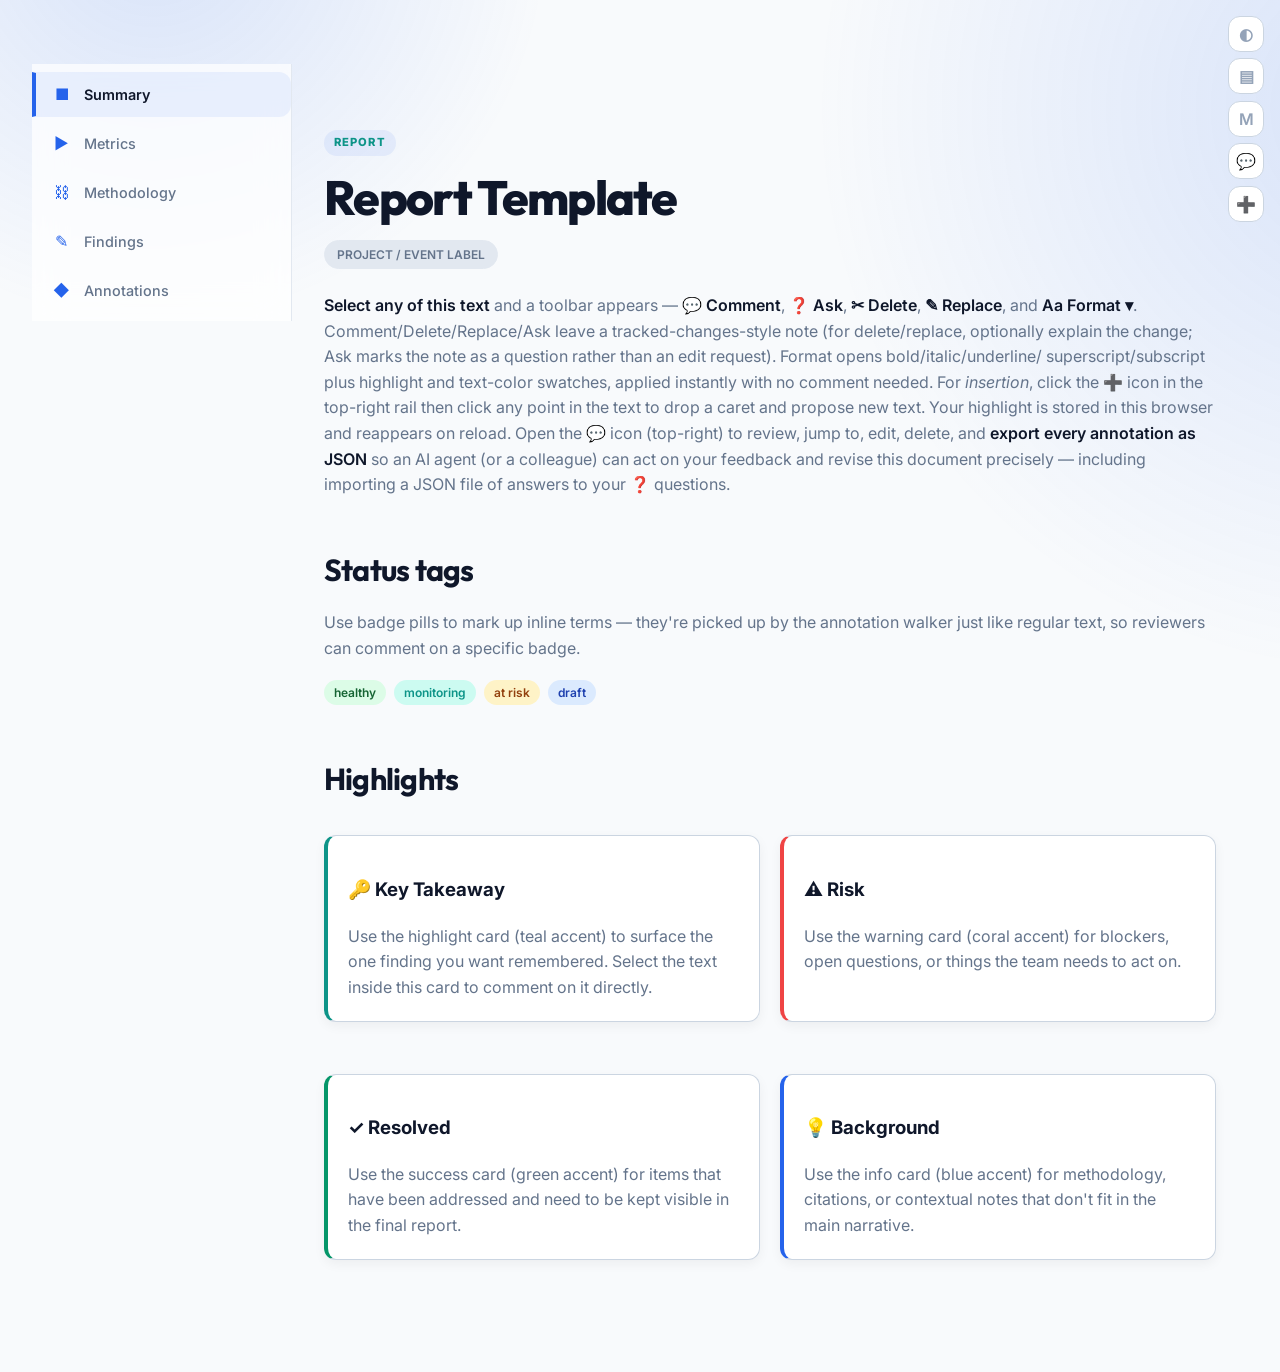
<file: docs/report/index.html>
<!DOCTYPE html>
<!--
  ╔══════════════════════════════════════════════════════════════════════╗
  ║  REUSABLE REPORT / DECK TEMPLATE                                       ║
  ║  Two drop-in features, extracted from gap-report.html:                 ║
  ║    1. Light / dark theme toggle  (persists, honours system default)   ║
  ║    2. Highlight-comment annotations (v2: comment/delete/insert/replace)║
  ║                                                                        ║
  ║  Shared with the sibling templates:                                   ║
  ║    3. Component library — .card / .badge / .stat-card / table /       ║
  ║       .grid-2 / .grid-3 / .stat-grid / .layer-stack / .chain-step /   ║
  ║       .eyebrow-* / .badge-line / .meta-card. All token-driven, so the  ║
  ║       same markup works in either template's brand palette.            ║
  ║                                                                        ║
  ║  HOW TO USE                                                            ║
  ║  • Start a new report/deck from this file and replace the content     ║
  ║    inside  <main class="content"> … </main>  with your own.           ║
  ║  • Give <body> a unique  data-report-id  so each document keeps its   ║
  ║    own annotations in localStorage (no cross-document collisions).    ║
  ║  • Put annotatable prose inside the annotation root (default:         ║
  ║    .content). Anything you don't want annotated can live outside it,  ║
  ║    or be tagged with  data-annot-skip.                                ║
  ║  • To retint, change the --teal / --coral / --green / --amber /       ║
  ║    --deep-blue / --navy tokens in the :root block (component palette)║
  ║    or the --accent / --bg / --surface tokens (v2 engine palette).     ║
  ║                                                                        ║
  ║  RETROFITTING AN EXISTING PAGE                                         ║
  ║  Each feature is wrapped in « BEGIN … / END … » comment banners in    ║
  ║  the CSS, the HTML, and the JS. Copy the matching three blocks into   ║
  ║  any page, add the theme tokens (or your own equivalents), and set    ║
  ║  [data-annot-root] on the element whose text should be annotatable.   ║
  ╚══════════════════════════════════════════════════════════════════════╝
-->
<html lang="en" data-theme="dark">
<head>
  <meta charset="UTF-8">
  <meta name="viewport" content="width=device-width, initial-scale=1">
  <title>Report Template</title>
  <link rel="preconnect" href="https://fonts.googleapis.com">
  <link rel="preconnect" href="https://fonts.gstatic.com" crossorigin>
  <link href="https://fonts.googleapis.com/css2?family=Inter:wght@400;500;600;700;800&family=Outfit:wght@600;700;800&display=swap" rel="stylesheet">
  <style>
    /* ═══════════════════════════════════════════════════════════════
       Design tokens — neutral light/dark. Rename/retint freely; the two
       features only depend on the token NAMES below, not these values.
       ═══════════════════════════════════════════════════════════════ */
    :root, [data-theme="dark"] {
      color-scheme: light dark;
      --bg: #0b0e14;
      --surface: #131820;
      --surface2: #1c2230;
      --surface3: #252b3d;
      --border: #232a35;
      --border-bright: #313a4a;
      --text: #f8fafc;
      --text-muted: #94a3b8;
      --text-dim: #64748b;
      --accent: #60a5fa;
      --accent-dim: rgba(96, 165, 250, 0.1);
      --accent-glow: rgba(96, 165, 250, 0.2);
      --error: #f87171;
      --annot-delete: var(--error);
      --annot-insert: #4ade80;
      --font-sans: 'Inter', -apple-system, BlinkMacSystemFont, 'Segoe UI', Roboto, Helvetica, Arial, sans-serif;
      --font-head: 'Outfit', sans-serif;
      --font-mono: ui-monospace, 'SF Mono', 'JetBrains Mono', 'Space Mono', Menlo, Consolas, monospace;
      --radius: 12px;
      --radius-sm: 6px;
      /* Component palette — shared with the sibling templates so the
         .card / .badge / .layer-stack / .chain-step / table / .stat-card
         styles below can reference consistent role-based color names
         regardless of which template the page is. The report's primary
         accent stays --accent (blue); these are the accent colors for
         the four card variants (highlight/warning/success/info) plus
         table headers and badge pills. */
      --teal: #14b8a6;
      --coral: #ef4444;
      --green: #10b981;
      --amber: #f59e0b;
      --deep-blue: #3b82f6;
      --navy: #1e3a5f;
      --white: #ffffff;
      /* 10-step neutral palette (matches the sibling templates' role names
         so the shared .card / .badge / table / .layer / .chain-step
         styles work in both templates). In dark mode the palette is
         inverted so light-on-dark contrast holds for body text and
         borders. */
      --slate-50: #0f172a;
      --slate-100: #1e293b;
      --slate-200: #334155;
      --slate-300: #475569;
      --slate-400: #94a3b8;
      --slate-500: #94a3b8;
      --slate-600: #cbd5e1;
      --slate-700: #cbd5e1;
      --slate-800: #e2e8f0;
      --slate-900: #f1f5f9;
    }
    [data-theme="light"] {
      --bg: #f8fafc;
      --surface: #ffffff;
      --surface2: #f1f5f9;
      --surface3: #e2e8f0;
      --border: #e2e8f0;
      --border-bright: #cbd5e1;
      --text: #0f172a;
      --text-muted: #64748b;
      --text-dim: #94a3b8;
      --accent: #2563eb;
      --accent-dim: rgba(37, 99, 235, 0.08);
      --accent-glow: rgba(37, 99, 235, 0.15);
      --error: #dc2626;
      --annot-insert: #16a34a;
      /* Component palette in light mode — slightly desaturated variants
         so the cards/badges look right against the white surface. */
      --teal: #0d9488;
      --coral: #ef4444;
      --green: #059669;
      --amber: #d97706;
      --deep-blue: #2563eb;
      --navy: #1e3a5f;
      --white: #ffffff;
      /* Light-mode slate palette (matches the sibling templates). */
      --slate-50: #f8fafc;
      --slate-100: #f1f5f9;
      --slate-200: #e2e8f0;
      --slate-300: #cbd5e1;
      --slate-400: #94a3b8;
      --slate-500: #64748b;
      --slate-600: #475569;
      --slate-700: #334155;
      --slate-800: #1e293b;
      --slate-900: #0f172a;
    }

    /* ── Minimal base (replace with your own report/deck styles) ──── */
    *, *::before, *::after { box-sizing: border-box; }
    body {
      margin: 0; font-family: var(--font-sans); font-size: 1rem; line-height: 1.6;
      color: var(--text); background: var(--bg);
      -webkit-font-smoothing: antialiased;
      transition: background 0.3s ease, color 0.3s ease;
    }
    html { scroll-behavior: smooth; }
    /* Ambient accent glow — 2026 "depth without noise" pattern. Two soft
       radial washes behind the content; invisible in print, subtle in
       light mode (accent-glow is only 8–20% alpha). */
    body::before {
      content: ""; position: fixed; inset: 0; z-index: -1; pointer-events: none;
      background:
        radial-gradient(640px circle at 12% -8%, var(--accent-glow), transparent 62%),
        radial-gradient(860px circle at 108% 12%, var(--accent-glow), transparent 66%);
    }
    @media print { body::before { display: none; } }
    @media (prefers-reduced-motion: reduce) { html { scroll-behavior: auto; } }
    .content { max-width: 840px; margin: 0 auto; padding: 4rem 2rem 6rem; }
    h1 { font-family: var(--font-head); font-size: clamp(2.25rem, 5vw, 3rem); font-weight: 800; letter-spacing: -0.035em; margin: 0 0 1rem; line-height: 1.08; }
    h2 { font-family: var(--font-head); font-size: clamp(1.5rem, 3vw, 1.9rem); font-weight: 700; margin: 3rem 0 1rem; letter-spacing: -0.025em; }
    p { margin: 0 0 1rem; color: var(--text-muted); }
    strong { color: var(--text); font-weight: 600; }
    a { color: var(--accent); text-decoration-thickness: 1px; text-underline-offset: 3px; }
    code { font-family: var(--font-mono); font-size: 0.9em; }
    pre { margin: 0 0 1.25rem; padding: 1rem 1.25rem; background: var(--surface2); border: 1px solid var(--border); border-radius: 10px; overflow-x: auto; line-height: 1.55; }
    pre code { font-size: 0.85rem; color: var(--text); }
    @media print { pre { white-space: pre-wrap; overflow-wrap: anywhere; } }

    /* ── Multi-tab layout (left-side sidebar + content panels) ──
       The .report-shell wraps the sidebar and the panel container in a
       flex row. The sidebar is sticky on desktop and collapses to a
       horizontal strip on screens <720px (responsive). Each .report-tab
       is a button with an icon + label; the active tab gets a coloured
       left border + a soft background using --accent tokens. The
       .report-panel container holds <section data-panel="..."> children;
       only the panel matching the active tab is shown (the rest are
       hidden via [hidden]). */
    .report-shell { display: flex; gap: 0; align-items: stretch; max-width: 1280px; margin: 0 auto; }
    .report-sidebar {
      position: sticky; top: 1rem; align-self: flex-start;
      width: 260px; min-width: 260px; flex-shrink: 0;
      padding: 0.5rem 0;
      display: flex; flex-direction: column; gap: 0.25rem;
      backdrop-filter: blur(12px);
    }
    .report-tab {
      display: flex; align-items: center; gap: 0.75rem;
      font-family: var(--font-sans); font-size: 0.9rem; font-weight: 500;
      background: transparent; color: var(--text-muted);
      border: 1px solid transparent; border-left: 4px solid transparent;
      border-radius: 0 var(--radius) var(--radius) 0;
      padding: 0.75rem 1rem;
      cursor: pointer; text-align: left;
      transition: all 0.2s cubic-bezier(0.4, 0, 0.2, 1);
    }
    .report-tab:hover { color: var(--text); background: var(--surface2); }
    .report-tab:focus-visible { outline: 2px solid var(--accent); outline-offset: -2px; }
    .report-tab[aria-selected="true"] {
      color: var(--text); font-weight: 600;
      background: var(--accent-dim);
      border-left-color: var(--accent);
    }
    .report-tab .tab-icon {
      flex-shrink: 0; width: 1.25em; text-align: center; font-size: 1.1em;
      color: var(--accent);
    }
    .report-tab .tab-count {
      margin-left: auto; font-size: 0.7rem; font-weight: 700;
      color: var(--text-dim); background: var(--surface3);
      padding: 1px 6px; border-radius: 999px;
    }
    .report-panels { flex: 1; min-width: 0; padding: 0 2rem; }

    /* Glass sidebar — translucent surface + blur (2026 glassmorphism,
       restrained: only the chrome gets depth, content stays opaque). */
    [data-theme="dark"] .report-sidebar {
      background: color-mix(in srgb, var(--surface) 62%, transparent);
      border-right: 1px solid var(--border);
      backdrop-filter: blur(16px);
      -webkit-backdrop-filter: blur(16px);
    }
    [data-theme="light"] .report-sidebar {
      background: color-mix(in srgb, var(--surface) 72%, transparent);
      border-right: 1px solid var(--border);
      backdrop-filter: blur(16px);
      -webkit-backdrop-filter: blur(16px);
    }
    .report-panels > [data-panel] { padding-top: 4rem; }
    .report-panels > [data-panel][hidden] { display: none; }
    .report-panels > [data-panel]:first-of-type { padding-top: 4rem; }

    /* Responsive: collapse the sidebar to a horizontal tab strip on
       narrow screens. <720px was picked because below that, a 240px
       sidebar leaves <480px for the content which is too cramped for
       data tables. */
    @media (max-width: 720px) {
      .report-shell { flex-direction: column; }
      .report-sidebar {
        position: static; width: 100%; min-width: 0;
        flex-direction: row; gap: 0.25rem;
        padding: 0.5rem 0; overflow-x: auto;
        border-bottom: 1px solid var(--border);
      }
      .report-tab {
        border: 1px solid var(--border-bright);
        border-radius: var(--radius);
        border-left: 1px solid var(--border-bright);
        flex-shrink: 0;
      }
      .report-tab[aria-selected="true"] {
        border-color: var(--accent);
        border-left-color: var(--accent);
      }
      .report-panels { padding: 0 0.5rem; }
    }

    /* Print: collapse the sidebar to a flat list, show all panels. */
    @media print {
      .report-sidebar { position: static; display: block; width: 100%; }
      .report-panels > [data-panel] { display: block !important; page-break-before: always; }
    }

    /* ── Component library (shared with the sibling templates) ── */
    .card { 
      background: var(--surface); 
      border: 1px solid var(--border-bright); 
      border-radius: var(--radius); 
      margin: 1rem 0; 
      box-shadow: 0 4px 12px rgba(0,0,0,0.05); 
      overflow: hidden;
      transition: transform 0.2s ease, box-shadow 0.2s ease;
    }
    .card:hover { transform: translateY(-3px); box-shadow: 0 10px 28px -8px var(--accent-glow), 0 8px 20px rgba(0,0,0,0.08); }

    /* Frosted cards in dark mode — the surfaces pick up the ambient
       glow; blur keeps overlaid text legible. */
    [data-theme="dark"] .card {
      background: color-mix(in srgb, var(--surface) 86%, transparent);
      backdrop-filter: blur(10px);
      -webkit-backdrop-filter: blur(10px);
    }
    
    .card-header { 
      padding: 1rem 1.25rem; 
      border-bottom: 1px solid var(--border); 
      display: flex; align-items: center; justify-content: space-between;
      background: var(--surface2);
    }
    .card-header h3 { margin: 0; font-family: var(--font-head); font-size: 1.1rem; font-weight: 700; color: var(--text); }
    .card-body { padding: 1.25rem; }
    .card-footer { 
      padding: 0.75rem 1.25rem; 
      border-top: 1px solid var(--border); 
      background: var(--surface2); 
      font-size: 0.8rem; 
      color: var(--text-dim); 
      display: flex; align-items: center; gap: 0.5rem;
    }

    .card.highlight { border-left: 4px solid var(--teal); }
    .card.warning { border-left: 4px solid var(--coral); }
    .card.success { border-left: 4px solid var(--green); }
    .card.info { border-left: 4px solid var(--deep-blue); }

    table { 
      width: 100%; border-collapse: separate; border-spacing: 0; 
      margin: 1rem 0; font-size: 0.9rem; border-radius: var(--radius); 
      overflow: hidden; border: 1px solid var(--border); 
      transition: box-shadow 0.2s ease;
    }
    table:hover { box-shadow: 0 0 0 1px var(--accent); }
    thead { background: var(--surface3); color: var(--text); }
    th { padding: 12px 16px; text-align: left; font-weight: 600; font-size: 0.75rem; text-transform: uppercase; letter-spacing: 0.05em; border-bottom: 2px solid var(--border); }
    td { padding: 10px 16px; border-bottom: 1px solid var(--border); color: var(--text-muted); }
    tbody tr:last-child td { border-bottom: none; }
    tbody tr:hover td { background: var(--surface2); color: var(--text); }

    .grid-2 { display: grid; grid-template-columns: 1fr 1fr; gap: 1.25rem; }
    .grid-3 { display: grid; grid-template-columns: repeat(3, 1fr); gap: 1.25rem; }

    .stat-grid { display: grid; grid-template-columns: repeat(auto-fit, minmax(160px, 1fr)); gap: 1rem; margin: 1rem 0; }
    .stat-card { background: var(--surface); border: 1px solid var(--border-bright); border-radius: var(--radius); padding: 1.25rem; text-align: center; box-shadow: 0 2px 6px rgba(0,0,0,0.04); transition: all 0.2s ease; }
    .stat-card:hover { border-color: var(--accent); transform: scale(1.02); }
    .stat-card .stat-value { font-family: var(--font-head); font-size: 1.8rem; font-weight: 800; color: var(--accent); line-height: 1; }
    .stat-card .stat-label { font-size: 0.75rem; color: var(--text-dim); text-transform: uppercase; letter-spacing: 0.05em; margin-top: 8px; font-weight: 600; }

    .badge { display: inline-flex; align-items: center; font-size: 0.75rem; font-weight: 600; padding: 3px 10px; border-radius: 999px; margin: 2px 4px 2px 0; }
    .badge-green { background: #dcfce7; color: #166534; }
    .badge-teal { background: #ccfbf1; color: #0d9488; }
    .badge-amber { background: #fef3c7; color: #92400e; }
    .badge-blue { background: #dbeafe; color: #1e40af; }
    [data-theme="dark"] .badge-green { background: rgba(16, 185, 129, 0.15); color: #86efac; }
    [data-theme="dark"] .badge-teal { background: rgba(20, 184, 166, 0.15); color: #99f6e4; }
    [data-theme="dark"] .badge-amber { background: rgba(245, 158, 11, 0.15); color: #fcd34d; }
    [data-theme="dark"] .badge-blue { background: rgba(59, 130, 246, 0.15); color: #93c5fd; }

    .layer-stack { display: flex; flex-direction: column; gap: 1rem; margin: 1.5rem 0; }
    .layer { border-radius: var(--radius); padding: 1rem 1.25rem; display: flex; align-items: center; gap: 1rem; background: linear-gradient(180deg, var(--surface2), var(--surface)); border: 1px solid var(--border); transition: all 0.2s ease; box-shadow: 0 1px 2px rgba(0,0,0,.18), 0 8px 24px rgba(0,0,0,.22), inset 0 1px 0 rgba(255,255,255,.06); }
    .layer:hover { border-color: var(--accent); transform: translateX(4px); }
    .layer .layer-num { flex-shrink: 0; width: 28px; height: 28px; border-radius: 50%; display: flex; align-items: center; justify-content: center; font-weight: 800; font-size: 0.85rem; color: white; }
    .layer .layer-title { font-weight: 700; font-size: 1rem; color: var(--text); }
    .layer .layer-detail { font-size: 0.875rem; color: var(--text-muted); }
    .layer-1 { border-left: 4px solid #06b6d4; } .layer-1 .layer-num { background: #06b6d4; }
    .layer-2 { border-left: 4px solid var(--deep-blue); } .layer-2 .layer-num { background: var(--deep-blue); }
    .layer-3 { border-left: 4px solid var(--amber); } .layer-3 .layer-num { background: var(--amber); }
    .layer-4 { border-left: 4px solid var(--teal); } .layer-4 .layer-num { background: var(--teal); }
    .layer-5 { border-left: 4px solid #7c3aed; } .layer-5 .layer-num { background: #7c3aed; }
    [data-theme="dark"] .layer { background: var(--surface2); }

    .chain-step { border-radius: var(--radius); padding: 1rem; text-align: center; font-weight: 600; font-size: 0.95rem; border: 1px solid var(--border); transition: all 0.2s ease; box-shadow: 0 1px 2px rgba(0,0,0,.18), 0 6px 18px rgba(0,0,0,.2), inset 0 1px 0 rgba(255,255,255,.25); }
    .chain-step:hover { border-color: var(--accent); transform: translateY(-1px); box-shadow: 0 2px 4px rgba(0,0,0,.2), 0 10px 28px rgba(0,0,0,.28), inset 0 1px 0 rgba(255,255,255,.25); }
    /* arrow between chain steps: hidden glyph + drawn connector + chevron
       (markup keeps its ▼ text for v0.x compatibility; font-size:0 hides it) */
    .chain-arrow { text-align: center; font-size: 0; color: var(--text-dim); padding: 0.1rem 0; position: relative; }
    .chain-arrow::before { content: ""; position: absolute; left: 50%; top: -0.15rem; height: calc(100% + 0.2rem); width: 2px; transform: translateX(-50%); background: linear-gradient(180deg, var(--border-bright), var(--text-dim)); }
    .chain-arrow::after { content: ""; display: inline-block; width: 8px; height: 8px; border-right: 2px solid var(--text-dim); border-bottom: 2px solid var(--text-dim); transform: rotate(45deg) translateY(-3px); }

    .eyebrow-teal { background: var(--accent-dim); color: var(--teal); }
    .eyebrow-coral { background: rgba(239, 68, 68, 0.1); color: var(--coral); }
    .eyebrow-amber { background: rgba(245, 158, 11, 0.1); color: var(--amber); }
    .eyebrow-green { background: rgba(16, 185, 129, 0.1); color: var(--green); }
    .eyebrow-navy { background: rgba(30, 58, 95, 0.1); color: var(--navy); }
    [data-theme="dark"] .eyebrow-navy { background: rgba(147, 180, 230, 0.14); color: #a9c6f0; }
    .eyebrow { display: inline-block; font-size: 0.7rem; font-weight: 800; text-transform: uppercase; letter-spacing: 0.1em; padding: 4px 10px; border-radius: 999px; margin-bottom: 1rem; }
    [data-theme="dark"] .eyebrow-amber { background: rgba(245,158,11,0.22); color: #fcd34d; }
    [data-theme="dark"] .eyebrow-green { background: rgba(16,185,129,0.22); color: #6ee7b7; }

    .badge-line { display: inline-block; background: var(--surface3); color: var(--text-muted); font-size: 0.75rem; font-weight: 600; padding: 4px 12px; border-radius: 999px; margin-bottom: 1.5rem; border: 1px solid var(--border); }
    .meta-card { background: var(--surface); border: 1px solid var(--border-bright); border-radius: var(--radius); padding: 1rem; transition: border-color 0.2s ease; }
    .meta-card:hover { border-color: var(--accent); }
    .meta-card .label { font-size: 0.65rem; text-transform: uppercase; letter-spacing: 0.05em; color: var(--text-dim); font-weight: 700; }
    .meta-card .value { font-size: 1.1rem; font-weight: 700; margin-top: 4px; color: var(--text); }
    .meta-grid { display: grid; grid-template-columns: repeat(auto-fit, minmax(160px, 1fr)); gap: 1rem; margin: 1rem 0; }

    /* ═══════════════════ « BEGIN feature: icon rail » (CSS) ═══════════════════ */
    /* Unified vertical icon-only control rail — theme / density / font-size /
       notes / insert. One flex column, fixed top-right, consistent square
       buttons with a CSS-driven tooltip bubble on hover/focus (the label
       lives in data-tooltip, not as visible text, so every control reads
       as glyph-only). */
    .icon-rail {
      position: fixed; top: 1rem; right: 1rem; z-index: 100;
      display: flex; flex-direction: column; gap: 0.4rem; align-items: flex-end;
    }
    .icon-btn {
      position: relative;
      display: inline-flex; align-items: center; justify-content: center;
      width: 2.25rem; height: 2.25rem; padding: 0;
      font-family: var(--font-sans); font-size: 1rem; font-weight: 600;
      background: var(--surface); color: var(--text-dim);
      border: 1px solid var(--border-bright); border-radius: var(--radius);
      cursor: pointer; transition: color 0.15s, border-color 0.15s, background 0.15s;
    }
    .icon-btn:hover, .icon-btn:focus-visible { color: var(--accent); border-color: var(--accent); }
    .icon-btn[aria-pressed="true"] { color: var(--accent); border-color: var(--accent); background: var(--accent-dim); }
    .icon-btn::after {
      content: attr(data-tooltip);
      position: absolute; top: 50%; right: calc(100% + 0.5rem); transform: translateY(-50%);
      background: var(--text); color: var(--bg);
      font-size: 0.75rem; font-weight: 600; white-space: nowrap;
      padding: 0.3rem 0.55rem; border-radius: var(--radius-sm);
      box-shadow: 0 4px 12px rgba(0,0,0,0.25);
      opacity: 0; pointer-events: none; transition: opacity 0.12s ease;
    }
    .icon-btn:hover::after, .icon-btn:focus-visible::after { opacity: 1; }
    .icon-btn .annot-count {
      position: absolute; top: -0.35rem; right: -0.35rem;
      display: inline-flex; align-items: center; justify-content: center;
      min-width: 1.15rem; height: 1.15rem; padding: 0 0.3rem;
      font-size: 0.65rem; font-weight: 700; line-height: 1;
      background: var(--accent); color: var(--bg); border-radius: 999px;
    }
    .icon-btn .annot-count[hidden] { display: none; }
    /* ═══════════════════ « END feature: icon rail » (CSS) ═════════════════════ */

    /* ═══════════════════ « BEGIN feature: density + font-size » (CSS) ═════════════ */
    /* Density tokens — overridden by [data-density="compact"] */
    :root, [data-density="comfortable"] {
      --pad-card: 1.25rem;
      --pad-cell: 0.6rem 0.85rem;
      --pad-stat: 1.1rem;
      --gap-table: 0.5rem;
      --gap-grid: 1.25rem;
      --gap-layer: 0.6rem;
      --gap-stack: 0.85rem;
      --pad-panel-top: 4rem;
    }
    [data-density="compact"] {
      --pad-card: 0.7rem;
      --pad-cell: 0.32rem 0.55rem;
      --pad-stat: 0.6rem;
      --gap-table: 0.2rem;
      --gap-grid: 0.6rem;
      --gap-layer: 0.3rem;
      --gap-stack: 0.45rem;
      --pad-panel-top: 2rem;
    }

    /* Font size tokens — overridden by [data-font-size="S|L"] */
    :root, [data-font-size="M"] { font-size: 16px; }
    [data-font-size="S"] { font-size: 14px; }
    [data-font-size="L"] { font-size: 18px; }

    /* Apply density tokens to components */
    .card { padding: var(--pad-card); }
    .stat-card { padding: var(--pad-stat); }
    table { border-collapse: collapse; }
    table th, table td { padding: var(--pad-cell); }
    .layer-stack { gap: var(--gap-layer); }
    .chain-step { padding: var(--pad-card); }
    .grid-2, .grid-3 { gap: var(--gap-grid); }
    .meta-grid { gap: var(--gap-table); }
    .report-panels > [data-panel] { padding-top: var(--pad-panel-top); }
    /* ═══════════════════ « END feature: density + font-size » (CSS) ═══════════════ */

    /* ═══════════════════ « BEGIN feature: annotations » (CSS) ════════════════════ */
    mark.annot {
      background: var(--accent-dim);
      color: inherit;
      border-bottom: 2px solid var(--accent);
      border-radius: 2px;
      padding: 0.05em 0.05em;
      cursor: pointer;
      transition: background 0.15s ease;
    }
    mark.annot:hover, mark.annot.annot-focus { background: var(--accent-glow); }
    mark.annot.annot-delete,
    mark.annot.annot-replace {
      background: rgba(248, 113, 113, 0.12);
      border-bottom-color: var(--annot-delete);
      text-decoration: line-through;
      text-decoration-color: var(--annot-delete);
    }
    ins.annot-insert-text {
      background: rgba(63, 185, 80, 0.14);
      color: var(--annot-insert);
      text-decoration: none;
      border-bottom: 2px solid var(--annot-insert);
      border-radius: 2px;
      padding: 0.05em 0.05em;
      cursor: pointer;
      font-style: normal;
    }
    ins.annot-insert-text:hover,
    ins.annot-insert-text.annot-focus { background: rgba(63, 185, 80, 0.26); }
    mark.annot.annot-question {
      background: rgba(124, 58, 237, 0.12);
      border-bottom-color: #7c3aed;
    }
    mark.annot.annot-question:hover, mark.annot.annot-question.annot-focus { background: rgba(124, 58, 237, 0.22); }
    .format-annot { cursor: pointer; }
    .format-annot:hover, .format-annot.annot-focus { outline: 1px dashed var(--accent); outline-offset: 1px; }
    .annot-caret {
      display: inline-block; width: 2px; height: 1em; vertical-align: text-bottom;
      background: var(--annot-insert); margin: 0 1px; cursor: pointer;
    }
    .annot-caret.annot-focus { width: 3px; }
    body.annot-insert-armed [data-annot-root],
    body.annot-insert-armed main.content { cursor: text; }

    /* Selection toolbar (floating action pill) */
    .annot-toolbar {
      position: absolute; z-index: 70; transform: translate(-50%, -100%);
      margin-top: -0.5rem;
      display: flex; gap: 0.3rem; flex-wrap: wrap; max-width: min(320px, 92vw);
    }
    .annot-toolbar[hidden] { display: none; }
    .annot-toolbar-btn {
      background: var(--text); color: var(--bg); border: none; border-radius: var(--radius);
      padding: 0.35rem 0.6rem; font-family: var(--font-sans); font-size: 0.85rem; font-weight: 600;
      cursor: pointer; white-space: nowrap; box-shadow: 0 6px 20px rgba(0, 0, 0, 0.35);
    }
    .annot-toolbar-btn:hover { filter: brightness(1.15); }

    /* Format popover — opened from the "Aa Format ▾" toolbar button */
    .annot-format-popover {
      position: absolute; z-index: 80; transform: translate(-50%, -100%);
      background: var(--surface); border: 1px solid var(--border-bright); border-radius: var(--radius);
      box-shadow: 0 10px 30px rgba(0,0,0,0.4); padding: 0.6rem;
      display: flex; flex-direction: column; gap: 0.4rem; width: max-content;
    }
    .annot-format-popover[hidden] { display: none; }
    .annot-format-row { display: flex; gap: 0.3rem; }
    .annot-format-btn {
      width: 2rem; height: 2rem; display: inline-flex; align-items: center; justify-content: center;
      background: var(--surface2); color: var(--text); border: 1px solid var(--border-bright);
      border-radius: var(--radius-sm); cursor: pointer; font-size: 0.85rem;
    }
    .annot-format-btn:hover { border-color: var(--accent); color: var(--accent); }
    .annot-format-label {
      font-size: 0.65rem; font-weight: 700; text-transform: uppercase;
      letter-spacing: 0.04em; color: var(--text-dim); margin-top: 0.15rem;
    }
    .annot-swatch {
      width: 1.5rem; height: 1.5rem; border-radius: 999px; cursor: pointer;
      border: 2px solid var(--border-bright); background: var(--swatch); padding: 0;
    }
    .annot-swatch:hover { border-color: var(--text); transform: scale(1.1); }

    /* Comment editor popover */
    .annot-editor {
      position: absolute; z-index: 80; transform: translateX(-50%);
      width: min(320px, 90vw);
      background: var(--surface); color: var(--text);
      border: 1px solid var(--border-bright); border-radius: var(--radius);
      box-shadow: 0 10px 30px rgba(0,0,0,0.4); padding: 0.85rem;
    }
    .annot-editor[hidden] { display: none; }
    .annot-editor .annot-quote {
      font-size: 0.8rem; color: var(--text-dim); font-style: italic;
      border-left: 3px solid var(--accent); padding-left: 0.6rem; margin-bottom: 0.6rem;
      max-height: 4.5rem; overflow: auto;
    }
    .annot-editor textarea {
      width: 100%; min-height: 4.5rem; resize: vertical;
      font-family: var(--font-sans); font-size: 0.9rem; line-height: 1.5;
      background: var(--bg); color: var(--text);
      border: 1px solid var(--border-bright); border-radius: var(--radius-sm);
      padding: 0.5rem; box-sizing: border-box;
    }
    .annot-editor textarea:focus { outline: none; border-color: var(--accent); }
    .annot-editor-replacement {
      width: 100%; min-height: 3rem; resize: vertical; margin-bottom: 0.5rem;
      font-family: var(--font-sans); font-size: 0.9rem; line-height: 1.5;
      background: var(--bg); color: var(--annot-insert);
      border: 1px solid var(--annot-insert); border-radius: var(--radius-sm);
      padding: 0.5rem; box-sizing: border-box;
    }
    .annot-editor-replacement[hidden] { display: none; }
    .annot-editor .annot-editor-actions {
      display: flex; justify-content: flex-end; gap: 0.5rem; margin-top: 0.6rem;
    }
    .annot-btn {
      font-family: var(--font-sans); font-size: 0.85rem; font-weight: 600;
      padding: 0.4rem 0.85rem; border-radius: var(--radius-sm); cursor: pointer;
      border: 1px solid var(--border-bright); background: var(--surface2); color: var(--text);
      transition: background 0.15s, border-color 0.15s, color 0.15s;
    }
    .annot-btn:hover { border-color: var(--accent); color: var(--accent); }
    .annot-btn.primary { background: var(--accent); border-color: var(--accent); color: var(--bg); }
    .annot-btn.primary:hover { filter: brightness(1.08); color: var(--bg); }
    .annot-btn.danger:hover { border-color: var(--error); color: var(--error); }

    /* Drawer + backdrop */
    .annot-backdrop { position: fixed; inset: 0; z-index: 90; background: rgba(0,0,0,0.35); }
    .annot-backdrop[hidden] { display: none; }
    .annot-drawer {
      position: fixed; top: 0; right: 0; bottom: 0; z-index: 100;
      width: min(380px, 92vw);
      background: var(--surface); border-left: 1px solid var(--border-bright);
      box-shadow: -8px 0 30px rgba(0,0,0,0.35);
      display: flex; flex-direction: column;
      transform: translateX(100%); transition: transform 0.22s ease;
    }
    .annot-drawer.open { transform: translateX(0); }
    .annot-drawer[hidden] { display: none; }
    .annot-drawer-head {
      display: flex; align-items: center; justify-content: space-between;
      padding: 1rem 1.1rem; border-bottom: 1px solid var(--border);
    }
    .annot-drawer-title { display: flex; flex-direction: column; gap: 0.15rem; }
    .annot-drawer-head h3 { margin: 0; font-size: 1.05rem; }
    .annot-open-questions { font-size: 0.7rem; font-weight: 700; color: #7c3aed; }
    .annot-open-questions[hidden] { display: none; }
    .annot-drawer-close {
      background: none; border: none; color: var(--text-dim); cursor: pointer;
      font-size: 1.4rem; line-height: 1; padding: 0.1rem 0.35rem; border-radius: var(--radius-sm);
    }
    .annot-drawer-close:hover { color: var(--accent); }
    .annot-drawer-tools {
      display: flex; flex-wrap: wrap; gap: 0.4rem;
      padding: 0.75rem 1.1rem; border-bottom: 1px solid var(--border);
    }
    .annot-drawer-tools .annot-btn { font-size: 0.78rem; padding: 0.35rem 0.6rem; }
    .annot-list { flex: 1; overflow-y: auto; padding: 0.75rem 1.1rem 1.5rem; margin: 0; list-style: none; }
    .annot-empty { color: var(--text-muted); font-size: 0.9rem; text-align: center; padding: 2rem 1rem; }
    .annot-item {
      border: 1px solid var(--border); border-radius: var(--radius);
      padding: 0.7rem 0.8rem; margin-bottom: 0.7rem; background: var(--surface2);
    }
    .annot-item.annot-focus { border-color: var(--accent); box-shadow: 0 0 0 1px var(--accent); }
    .annot-item .annot-item-quote {
      font-size: 0.78rem; color: var(--text-dim); font-style: italic;
      border-left: 3px solid var(--accent); padding-left: 0.55rem; margin-bottom: 0.45rem;
      cursor: pointer; display: -webkit-box; -webkit-line-clamp: 3; -webkit-box-orient: vertical; overflow: hidden;
    }
    .annot-item .annot-item-comment { font-size: 0.9rem; color: var(--text); margin: 0.2rem 0 0.5rem; white-space: pre-wrap; word-break: break-word; }
    .annot-item .annot-type-badge {
      display: inline-block; font-size: 0.65rem; font-weight: 700; text-transform: uppercase;
      letter-spacing: 0.03em; padding: 0.1rem 0.4rem; border-radius: 999px; margin-bottom: 0.4rem;
    }
    .annot-item .annot-type-comment { background: var(--accent-dim); color: var(--accent); }
    .annot-item .annot-type-delete,
    .annot-item .annot-type-replace { background: rgba(248, 113, 113, 0.15); color: var(--annot-delete); }
    .annot-item .annot-type-insert { background: rgba(63, 185, 80, 0.15); color: var(--annot-insert); }
    .annot-item .annot-type-question { background: rgba(124, 58, 237, 0.15); color: #7c3aed; }
    .annot-item .annot-type-format { background: var(--surface3); color: var(--text-dim); }
    .annot-item .annot-item-replacement {
      font-size: 0.85rem; color: var(--annot-insert); margin: 0.2rem 0 0.5rem;
      white-space: pre-wrap; word-break: break-word;
    }
    .annot-item .annot-item-answer {
      font-size: 0.85rem; color: var(--text); margin: 0.2rem 0 0.5rem;
      white-space: pre-wrap; word-break: break-word;
      border-left: 3px solid #7c3aed; padding-left: 0.55rem;
    }
    .annot-item .annot-item-answer strong { display: block; font-size: 0.65rem; text-transform: uppercase; letter-spacing: 0.04em; color: #7c3aed; margin-bottom: 0.2rem; }
    .annot-item.annot-answered { border-color: #7c3aed; }
    .annot-item .annot-item-meta { font-size: 0.7rem; color: var(--text-muted); font-family: var(--font-mono); margin-bottom: 0.5rem; }
    .annot-item .annot-item-actions { display: flex; gap: 0.4rem; }
    .annot-item .annot-btn { font-size: 0.75rem; padding: 0.28rem 0.55rem; }
    .annot-file-input { display: none; }
    /* ═══════════════════ « END feature: annotations » (CSS) ══════════════════════ */

    /* ── Print: hide all UI chrome, keep highlights subtle ────────── */
    @media print {
      .icon-rail,
      .annot-toolbar, .annot-format-popover, .annot-editor, .annot-drawer, .annot-backdrop { display: none !important; }
      /* Reset density + font-size for predictable print layout */
      [data-density="compact"] { --pad-card: 1.25rem; --pad-cell: 0.6rem 0.85rem; --pad-stat: 1.1rem; --pad-panel-top: 4rem; --gap-grid: 1.25rem; }
      [data-font-size="S"], [data-font-size="L"] { font-size: 16px; }
      mark.annot { background: transparent; box-shadow: none; border-bottom: 1px solid #999; color: inherit; }
      mark.annot.annot-delete, mark.annot.annot-replace {
        background: transparent; text-decoration: line-through; border-bottom: none;
      }
      ins.annot-insert-text { background: transparent; text-decoration: underline; border-bottom: none; }
      .annot-caret { background: #000; }
      body { background: white; color: black; }
    }

    @media (max-width: 768px) {
      .content { padding: 3.5rem 1rem 5rem; }
      h1 { font-size: 1.75rem; }
    }
  
/* ═══ Inlined features/graphics/graphics.css (zero-dependency charts/diagrams/tables/motion) ═══ */
/* ═══════════════════════════════════════════════════════════════════════
   design-pack · graphics.css
   Shared zero-dependency graphics pack for the report, bento
   templates. Pure CSS/HTML — no JS, no canvas, no SVG libraries.

   COMPONENTS
   ──────────
     A. Charts:        donut / pie · radial gauge · horizontal bars ·
                       heatmap table · data bars in table cells
     B. Diagrams:      pure-CSS flowchart · horizontal milestone strip ·
                       conversion funnel · venn (2/3-way) · SWOT grid · org tree ·
                       cycle loop
     C. Tables/quote:  feature comparison table · pull-quote
     D. Motion:        reading progress bar · scroll-driven reveals ·
                       gauge sweep (all @supports + prefers-reduced-motion
                       guarded)

   ACCESSIBILITY
   ─────────────
     Every visual chart is built either from a real <table> (heatmap,
     data bars) or paired with a visually-hidden <table> fallback (donut).
     role="img" + aria-label on conic charts. Numbers stay visible in
     every heatmap cell (never color-alone). Motion is opt-in for both
     browser support and user preference.

   INTEGRATION
   ───────────
     This file is meant to be inlined into the template's <style> block
     OR linked via <link rel="stylesheet" href="features/graphics/graphics.css">.
     Token names (--accent, --surface, --teal, --amber, etc.) come from
     the host template's design tokens; the graphics components adapt to
     either the report's blue palette, the slide's teal palette, or the
     bento's mixed accent palette without modification.
   ═══════════════════════════════════════════════════════════════════════ */

/* ── Visually-hidden helper (data-table fallbacks) ─────────────────── */
.sr-only {
  position: absolute; width: 1px; height: 1px; padding: 0; margin: -1px;
  overflow: hidden; clip: rect(0 0 0 0); white-space: nowrap; border: 0;
}

/* ══════ A1 · DONUT / PIE CHART ══════════════════════════════════════
   Usage:
     <div class="donut" data-center="248" role="img" aria-label="…">
     <ol class="legend">
       <li><span class="sw"></span>Screening <b>42%</b></li> × n
     </ol>
     <table class="sr-only">…data mirror…</table>
   Slices driven by 4 CSS custom properties (--a --b --c --d); they MUST
   sum to 100. The chart is decoration; the legend + sr-only table carry
   the data for screen readers. */
.donut {
  --a: 42; --b: 31; --c: 18; --d: 9;
  flex: 0 0 auto; width: 170px; aspect-ratio: 1; border-radius: 50%;
  background: conic-gradient(
    var(--teal)       0 calc(var(--a) * 1%),
    var(--deep-blue)  0 calc((var(--a) + var(--b)) * 1%),
    var(--amber)      0 calc((var(--a) + var(--b) + var(--c)) * 1%),
    var(--surface3)   0 100%
  );
  -webkit-mask: radial-gradient(closest-side, transparent 61%, #000 61.5%);
          mask: radial-gradient(closest-side, transparent 61%, #000 61.5%);
  position: relative;
}
.donut::after {
  content: attr(data-center);
  position: absolute; inset: 0; display: flex; align-items: center; justify-content: center;
  font-family: var(--font-head); font-weight: 800; font-size: 1.5rem; color: var(--text);
  -webkit-mask: none; mask: none;
}
.donut-wrap { display: flex; align-items: center; gap: 1.5rem; flex-wrap: wrap; }
.legend { list-style: none; margin: 0; padding: 0; display: grid; gap: 0.5rem; font-size: 0.9rem; }
.legend li { display: flex; align-items: center; gap: 0.6rem; color: var(--text-muted); }
.legend .sw { width: 12px; height: 12px; border-radius: 3px; flex-shrink: 0; }
.legend b { color: var(--text); margin-left: auto; font-variant-numeric: tabular-nums; }
/* The four legend swatches pick up template tokens via nth-child — add
   more slots by extending the conic-gradient stop and nth-child rules. */
.legend li:nth-child(1) .sw { background: var(--teal); }
.legend li:nth-child(2) .sw { background: var(--deep-blue); }
.legend li:nth-child(3) .sw { background: var(--amber); }
.legend li:nth-child(4) .sw { background: var(--surface3); }
.legend li:nth-child(5) .sw { background: var(--green); }

/* ══════ A2 · RADIAL GAUGE / PROGRESS RING ════════════════════════════
   Usage:
     <div class="gauge animated" style="--progress: 73" role="img" aria-label="…">
       <div class="gauge-label">
         <div class="gauge-value">73%</div>
         <div class="gauge-cap">Coverage</div>
       </div>
     </div>
   Color variant classes: .g-green .g-amber .g-coral. */
.gauge {
  --progress: 73;
  --gauge-color: var(--accent);
  width: 130px; aspect-ratio: 1; border-radius: 50%; position: relative;
  display: grid; place-items: center;
  background:
    radial-gradient(closest-side, var(--surface) 74%, transparent 74% 100%),
    conic-gradient(var(--gauge-color) calc(var(--progress) * 1%), var(--surface3) 0);
}
.gauge .gauge-label { text-align: center; line-height: 1.15; }
.gauge .gauge-value { font-family: var(--font-head); font-size: 1.7rem; font-weight: 800; color: var(--gauge-color); }
.gauge .gauge-cap   { font-size: 0.68rem; font-weight: 700; text-transform: uppercase; letter-spacing: 0.06em; color: var(--text-dim); }
.gauge.g-green { --gauge-color: var(--green); }
.gauge.g-amber { --gauge-color: var(--amber); }
.gauge.g-coral { --gauge-color: var(--coral); }
.gauge-row { display: flex; gap: 1.5rem; flex-wrap: wrap; }

/* ══════ A3 · HORIZONTAL BAR ROWS ═════════════════════════════════════
   Usage:
     <div class="hbar"><span class="h-label">Screening</span>
       <div class="h-track"><div class="h-fill" style="width: 92%"></div></div>
       <span class="h-value">92%</span>
     </div>
   Variants: .c-teal .c-amber .c-coral .c-green. */
.hbars { display: grid; gap: 0.8rem; }
.hbar { display: grid; grid-template-columns: minmax(90px, 34%) 1fr 3.2rem; align-items: center; gap: 0.75rem; }
.hbar .h-label  { font-size: 0.85rem; font-weight: 600; color: var(--text); text-align: right; }
.hbar .h-track  { height: 14px; background: var(--surface2); border: 1px solid var(--border); border-radius: 999px; overflow: hidden; }
.hbar .h-fill   { height: 100%; border-radius: 999px; background: var(--bar-color, var(--accent)); min-width: 4px; }
.hbar .h-value  { font-size: 0.8rem; font-weight: 700; color: var(--text-muted); font-variant-numeric: tabular-nums; }
.hbar .h-fill.c-teal  { --bar-color: var(--teal); }
.hbar .h-fill.c-amber { --bar-color: var(--amber); }
.hbar .h-fill.c-coral { --bar-color: var(--coral); }
.hbar .h-fill.c-green { --bar-color: var(--green); }

/* ══════ A4 · HEATMAP TABLE ════════════════════════════════════════════
   Usage:
     <table class="heat"> … <td data-level="0-4">N</td> </table>
   Numbers stay visible in every cell — color is intensity, not the value.
   The .heat-legend swatches below the table show the scale. */
.heat { width: 100%; border-collapse: collapse; font-size: 0.82rem; }
.heat caption { caption-side: bottom; text-align: left; color: var(--text-dim); font-size: 0.75rem; padding-top: 0.5rem; }
.heat th, .heat td { border: 1px solid var(--border); padding: 0.45rem 0.55rem; text-align: center; }
.heat thead th { background: var(--surface2); font-weight: 700; color: var(--text); }
.heat tbody th { font-weight: 600; text-align: left; color: var(--text-muted); background: var(--surface2); }
.heat td[data-level="0"] { background: var(--surface); color: var(--text-dim); }
.heat td[data-level="1"] { background: color-mix(in srgb, var(--accent) 18%, var(--surface)); }
.heat td[data-level="2"] { background: color-mix(in srgb, var(--accent) 40%, var(--surface)); color: var(--text); }
.heat td[data-level="3"] { background: color-mix(in srgb, var(--accent) 65%, var(--surface)); color: var(--bg); font-weight: 700; }
.heat td[data-level="4"] { background: var(--accent); color: var(--bg); font-weight: 700; }
.heat-legend { display: flex; align-items: center; gap: 0.4rem; font-size: 0.75rem; color: var(--text-dim); margin-top: 0.6rem; }
.heat-legend i { width: 14px; height: 14px; border-radius: 3px; border: 1px solid var(--border); display: inline-block; }
.heat-legend i:nth-child(2) { background: color-mix(in srgb, var(--accent) 18%, var(--surface)); }
.heat-legend i:nth-child(3) { background: color-mix(in srgb, var(--accent) 40%, var(--surface)); }
.heat-legend i:nth-child(4) { background: color-mix(in srgb, var(--accent) 65%, var(--surface)); }
.heat-legend i:nth-child(5) { background: var(--accent); }

/* ══════ A5 · DATA BARS IN TABLE CELLS ════════════════════════════════
   Usage:
     <td class="db-cell" style="--v: 88%">
       <div class="db-bar"></div>
       <span>88%</span>
     </td> */
.db-cell { position: relative; min-width: 120px; }
.db-bar {
  position: absolute; inset: 3px auto 3px 0; width: var(--v);
  background: color-mix(in srgb, var(--accent) 28%, transparent);
  border-right: 2px solid var(--accent); border-radius: 3px;
}
.db-cell span { position: relative; padding-left: 0.35rem; }

/* ══════ B1 · PURE-CSS FLOWCHART ══════════════════════════════════════
   Usage:
     <ol class="flow">
       <li><div class="flow-node start">Start</div></li>
       <li><div class="flow-node">Step</div></li>
       <li>
         <div class="flow-node decision">Q?</div>
         <div class="flow-branch">
           <div><div class="flow-tag">no · N</div><div class="flow-node" style="border-color: var(--coral)">Left</div></div>
           <div><div class="flow-tag">yes · M</div><div class="flow-node">Right</div></div>
         </div>
       </li>
       <li><div class="flow-node end">End</div></li>
     </ol>
   v0.12.0 polish: card shadows + gradient fills on nodes, arrowheads on every
   connector (incl. branches), pill flow-tags. Markup-compatible with v0.8.0. */
.flow { list-style: none; margin: 0; padding: 0; display: grid; grid-template-columns: minmax(0, 1fr); justify-items: center; gap: 1.9rem; }
.flow > li { position: relative; width: 100%; display: grid; justify-items: center; }
/* connector arrow between stacked nodes */
.flow > li + li::before {
  content: ""; position: absolute; top: -1.7rem; width: 2px; height: 1.2rem;
  background: var(--border-bright);
}
.flow > li + li::after {
  content: ""; position: absolute; top: -0.55rem; width: 8px; height: 8px;
  border-right: 2px solid var(--text-dim); border-bottom: 2px solid var(--text-dim);
  transform: rotate(45deg);
}
.flow-node {
  background: linear-gradient(180deg, var(--surface2), var(--surface));
  border: 1px solid var(--border-bright); border-radius: var(--radius);
  padding: 0.7rem 1.3rem; text-align: center; max-width: 320px;
  font-size: 0.9rem; font-weight: 600; color: var(--text);
  box-shadow: 0 1px 2px rgba(0,0,0,.18), 0 8px 24px rgba(0,0,0,.22), inset 0 1px 0 rgba(255,255,255,.06);
  transition: border-color 0.2s ease, box-shadow 0.2s ease, transform 0.2s ease;
}
.flow-node:hover { border-color: var(--accent); transform: translateY(-1px); }
.flow-node > span, .flow-node > small { display: block; font-weight: 400; color: var(--text-muted); margin-top: 0.2rem; }
.flow-node.start {
  border-color: var(--green);
  background: linear-gradient(180deg, color-mix(in srgb, var(--green) 14%, var(--surface2)), var(--surface2));
}
.flow-node.end {
  border-color: var(--accent);
  background: linear-gradient(180deg, color-mix(in srgb, var(--accent) 18%, var(--surface2)), var(--surface2));
}
.flow-node.decision {
  border-radius: 999px; border-style: dashed; border-color: var(--amber);
  background: linear-gradient(180deg, color-mix(in srgb, var(--amber) 12%, var(--surface2)), var(--surface2));
}
.flow-branch { display: grid; grid-template-columns: minmax(0,1fr) minmax(0,1fr); gap: 1rem; width: 100%; }
.flow-branch > div { display: grid; justify-items: center; gap: 0; position: relative; }
.flow-branch > div::before {
  content: ""; position: absolute; top: -1.2rem; height: 1.2rem; width: 2px; background: var(--border-bright);
}
.flow-branch > div::after {
  content: ""; position: absolute; top: -0.45rem; width: 7px; height: 7px;
  border-right: 2px solid var(--text-dim); border-bottom: 2px solid var(--text-dim);
  transform: rotate(45deg);
}
.flow-tag {
  font-size: 0.68rem; font-weight: 700; text-transform: uppercase; letter-spacing: 0.06em;
  color: var(--text-muted); margin: 0.45rem 0 0.35rem;
  background: var(--surface3); border: 1px solid var(--border); border-radius: 999px;
  padding: 0.15rem 0.7rem;
}

/* ══════ B2 · HORIZONTAL MILESTONE STRIP ══════════════════════════════
   Usage:
     <ol class="mstrip">
       <li class="done"><div class="ms-title">…</div><div class="ms-date">…</div></li>
       <li class="now"><div class="ms-title">…</div><div class="ms-date">…</div></li>
       <li><div class="ms-title">…</div><div class="ms-date">…</div></li>
     </ol>
   States: .done (✓), .now (filled numbered circle), default (upcoming).
   v0.12.0 polish: bigger dots lifted off the rail, filled progress rail up
   to the current milestone, pill dates, glow ring on .now. */
.mstrip { display: flex; margin: 0; padding: 0; list-style: none; counter-reset: ms; }
.mstrip li { flex: 1 1 0; min-width: 0; text-align: center; position: relative; padding: 1.7rem 0.6rem 0; }
.mstrip li::before {
  content: ""; position: absolute; top: 11px; left: -50%; width: 100%; height: 2px;
  background: linear-gradient(90deg, var(--border-bright), var(--border-bright));
}
/* progress rail: segments leading INTO done/current milestones are accent */
.mstrip li.done::before, .mstrip li.now::before {
  background: linear-gradient(90deg, var(--accent), color-mix(in srgb, var(--accent) 55%, transparent));
}
.mstrip li:first-child::before { display: none; }
.mstrip li::after {
  content: ""; counter-increment: ms;
  position: absolute; top: 0; left: 50%; transform: translateX(-50%);
  width: 24px; height: 24px; border-radius: 50%;
  background: var(--surface2); border: 2px solid var(--accent);
  display: grid; place-items: center; font-size: 0.68rem; font-weight: 800; color: var(--accent);
  box-shadow: 0 1px 2px rgba(0,0,0,.18), 0 4px 12px rgba(0,0,0,.22), inset 0 1px 0 rgba(255,255,255,.08);
}
.mstrip li.done::after { content: "✓"; background: linear-gradient(180deg, var(--green), color-mix(in srgb, var(--green) 72%, #000)); border-color: transparent; color: #fff; }
.mstrip li.now::after  { content: counter(ms); background: linear-gradient(180deg, var(--accent), color-mix(in srgb, var(--accent) 72%, #000)); border-color: transparent; color: #fff; box-shadow: 0 0 0 4px color-mix(in srgb, var(--accent) 18%, transparent), 0 4px 14px rgba(0,0,0,.3); }
.mstrip .ms-title { font-size: 0.85rem; font-weight: 700; color: var(--text); }
.mstrip .ms-date  { font-size: 0.68rem; color: var(--text-dim); margin: 0.3rem 0.4rem 0; display: inline-block; background: var(--surface3); border: 1px solid var(--border); border-radius: 999px; padding: 0.1rem 0.6rem; }

/* ══════ C1 · FEATURE COMPARISON TABLE ════════════════════════════════
   Usage:
     <table class="compare">
       <thead><tr><th scope="col">Capability</th>
         <th scope="col">Manual</th>
         <th scope="col" class="rec-col">This <span class="rec-badge">RECOMMENDED</span></th>
         <th scope="col">Vendor</th></tr></thead>
       <tbody><tr><th scope="row">…</th>
         <td class="no" aria-label="not included">—</td>
         <td class="rec-col"><span class="yes">✓</span></td>
         <td>…</td></tr></tbody>
     </table>
   Stacks to card list on mobile via @media (max-width: 720px) (data-label
   attributes are added by the author or with the .data-label utility below). */
.compare-wrap { overflow-x: auto; }
.compare { width: 100%; border-collapse: separate; border-spacing: 0; font-size: 0.88rem; }
.compare th, .compare td { border-bottom: 1px solid var(--border); padding: 0.6rem 0.8rem; text-align: center; }
.compare thead th { position: sticky; top: 0; background: var(--surface2); font-weight: 700; z-index: 1; }
.compare tbody th { text-align: left; font-weight: 600; color: var(--text-muted); }
.compare .yes { color: var(--green); font-weight: 800; }
.compare .no  { color: var(--text-dim); }
.compare .rec-col { background: color-mix(in srgb, var(--accent) 7%, var(--surface)); }
.compare thead .rec-col { color: var(--accent); border-top: 2px solid var(--accent); }
.compare .rec-badge {
  display: inline-block; font-size: 0.62rem; font-weight: 800; letter-spacing: 0.08em;
  background: var(--accent); color: var(--bg); border-radius: 999px;
  padding: 0.1rem 0.5rem; margin-left: 0.4rem;
}
@media (max-width: 720px) {
  .compare thead { display: none; }
  .compare tr { display: block; border: 1px solid var(--border-bright); border-radius: var(--radius); margin-bottom: 0.8rem; overflow: hidden; }
  .compare td { display: flex; justify-content: space-between; text-align: right; border-bottom: 1px solid var(--border); }
  .compare td::before { content: attr(data-label); font-weight: 600; color: var(--text-muted); text-align: left; }
}

/* ══════ C2 · PULL-QUOTE ══════════════════════════════════════════════
   Usage:
     <blockquote class="pull-quote">
       <p>…</p>
       <cite>— …</cite>
     </blockquote> */
.pull-quote {
  margin: 1.5rem 0; padding: 1.5rem 2rem 1.5rem 3.2rem; position: relative;
  border-left: 4px solid var(--accent); background: var(--accent-dim);
  border-radius: 0 var(--radius) var(--radius) 0;
}
.pull-quote::before {
  content: "\201C";   /* " */
  position: absolute; left: 0.6rem; top: 0.1rem;
  font-family: var(--font-head); font-size: 3.2rem; font-weight: 800; color: var(--accent); opacity: 0.55; line-height: 1;
}
.pull-quote p { margin: 0; font-family: var(--font-head); font-size: 1.3rem; font-weight: 600; line-height: 1.45; color: var(--text); letter-spacing: -0.01em; }
.pull-quote cite { display: block; margin-top: 0.6rem; font-size: 0.85rem; font-style: normal; color: var(--text-dim); font-weight: 600; }

/* ══════ D · MOTION ════════════════════════════════════════════════════
   All three motion components below are progressively enhanced:
     · @supports + prefers-reduced-motion guarded
     · Static fallback = the final visible state, so nothing depends on
       motion to be readable
     · No JS, no scroll listeners, no IntersectionObserver
*/

@keyframes reveal-in {
  from { opacity: 0; translate: 0 28px; }
  to   { opacity: 1; translate: 0 0; }
}
@media (prefers-reduced-motion: no-preference) {
  @supports (animation-timeline: view()) {
    .reveal {
      animation: reveal-in linear both;
      animation-timeline: view();
      animation-range: entry 0% entry 55%;
    }
  }
}

/* Reading progress bar — pinned to the top edge of the page. Drop the
   element once anywhere in <body> and it scales from 0→1 with scroll. */
.reading-progress {
  position: fixed; top: 0; left: 0; right: 0; height: 3px; z-index: 200;
  background: linear-gradient(90deg, var(--accent), var(--teal));
  transform-origin: 0 50%; transform: scaleX(0); pointer-events: none;
}
@supports (animation-timeline: scroll()) {
  @media (prefers-reduced-motion: no-preference) {
    .reading-progress { animation: rp-grow linear; animation-timeline: scroll(root); }
  }
}
@keyframes rp-grow { from { transform: scaleX(0); } to { transform: scaleX(1); } }

/* Gauge sweep — animates the conic-gradient stop from 0 to --progress
   on first view. Add the class .animated to a .gauge to opt in.
   Browsers without @property (broadly supported since 2024) show the
   static final value instead. */
@property --sweep { syntax: '<percentage>'; inherits: false; initial-value: 0%; }
@keyframes gauge-sweep { from { --sweep: 0%; } to { --sweep: calc(var(--progress) * 1%); } }
@media (prefers-reduced-motion: no-preference) {
  @supports (background: conic-gradient(red 0 1%)) {
    .gauge.animated {
      background:
        radial-gradient(closest-side, var(--surface) 74%, transparent 74% 100%),
        conic-gradient(var(--gauge-color) var(--sweep), var(--surface3) 0);
      animation: gauge-sweep 1.2s cubic-bezier(0.4, 0, 0.2, 1) forwards;
    }
  }
}

/* ══════ B3 · CONVERSION FUNNEL ═══════════════════════════════════════
   Usage:
     <ol class="funnel">
       <li style="--w:100%"><span class="f-label">Visitors</span><small class="f-pct">100%</small><b class="f-val">24,180</b></li>
       <li style="--w:82%"><span class="f-label">Engaged</span><small class="f-pct">82%</small><b class="f-val">19,806</b></li>
       <li style="--w:61%"><span class="f-label">Qualified</span><small class="f-pct">61%</small><b class="f-val">14,750</b></li>
       <li style="--w:44%"><span class="f-label">Purchased</span><small class="f-pct">44%</small><b class="f-val">10,639</b></li>
       <li style="--w:30%"><span class="f-label">Retained</span><small class="f-pct">30%</small><b class="f-val">7,254</b></li>
     </ol>
   The fill bar width is --w (percent of the top stage; bar is a ::before
   fill so labels never clip); stages auto-cycle the
   accent palette via nth-child. The values keep every number real text —
   width conveys shape, never the data alone. .f-pct is optional. */
.funnel { list-style: none; margin: 0; padding: 0; display: grid; gap: 0.55rem; max-width: 540px; }
.funnel > li {
  --fc: var(--accent);
  position: relative; display: flex; align-items: center; gap: 0.7rem; min-height: 3.4rem;
}
/* funnel shape lives on a ::before fill bar (NOT the row width) so labels
   never clip on narrow stages — full-width rows, bar sized by --w */
.funnel > li::before {
  content: ""; position: absolute; top: 50%; left: 0; translate: 0 -50%;
  width: var(--w, 92%); height: 2.35rem;
  background: linear-gradient(180deg, color-mix(in srgb, var(--fc) 26%, var(--surface2)), var(--surface));
  border: 1px solid color-mix(in srgb, var(--fc) 40%, var(--border-bright));
  border-radius: var(--radius);
  box-shadow: 0 1px 2px rgba(0,0,0,.18), 0 8px 24px rgba(0,0,0,.22), inset 0 1px 0 rgba(255,255,255,.06);
  transition: border-color 0.2s ease, box-shadow 0.2s ease;
}
.funnel > li:hover::before { border-color: var(--fc);
  box-shadow: 0 1px 2px rgba(0,0,0,.18), 0 10px 28px rgba(0,0,0,.26), inset 0 1px 0 rgba(255,255,255,.08); }
.funnel > li:nth-child(1) { --fc: var(--accent); }
.funnel > li:nth-child(2) { --fc: var(--teal); }
.funnel > li:nth-child(3) { --fc: var(--green); }
.funnel > li:nth-child(4) { --fc: var(--amber); }
.funnel > li:nth-child(5) { --fc: var(--coral); }
.funnel > li:nth-child(6) { --fc: var(--accent); }
.funnel .f-label, .funnel .f-pct, .funnel .f-val { position: relative; z-index: 1; }
.funnel .f-label { padding-left: 1.1rem; font-size: 0.9rem; font-weight: 600; color: var(--text); white-space: nowrap; }
.funnel .f-pct { margin-left: auto; font-size: 0.68rem; font-weight: 600; color: var(--text-dim); font-variant-numeric: tabular-nums; }
.funnel .f-val  { font-size: 0.9rem; font-weight: 800; color: var(--text); font-variant-numeric: tabular-nums; }

/* ══════ B4 · VENN (2-WAY / 3-WAY) ════════════════════════════════════
   Usage:
     <div class="venn" role="img" aria-label="Sales 120, Support 96, overlap 34">
       <i class="venn-set a"></i><i class="venn-set b"></i>
       <span class="v-tag a"><b>Sales</b><small>120</small></span>
       <span class="v-tag b"><b>Support</b><small>96</small></span>
       <span class="v-tag ab"><b>Both</b><small>34</small></span>
       <p class="venn-caption">34 accounts are both sales and support-led.</p>
     </div>
   Add .venn.triple and a third <i class="venn-set c"> plus .v-tag.c/.ab/.ac/.bc/.abc
   for the 3-way variant. Zones are real text (never color-alone); role="img"
   aria-label is the non-visual fallback for the whole figure. Overlap fills
   are color-mix overlays on tokens, safe in dark mode. */
.venn {
  position: relative; width: min(100%, 300px); aspect-ratio: 300 / 200;
  margin: 0 auto; max-width: 100%; overflow: visible;
}
.venn-set { position: absolute; top: 4%; width: 52%; aspect-ratio: 1; border-radius: 50%; }
.venn-set.a { left: 2%;  background: color-mix(in srgb, var(--accent) 20%, transparent); border: 2px solid var(--accent); }
.venn-set.b { left: 35%; background: color-mix(in srgb, var(--teal) 20%, transparent);   border: 2px solid var(--teal); }
.venn-set.c { left: 20%; top: 45%; background: color-mix(in srgb, var(--amber) 18%, transparent); border: 2px solid var(--amber); }
.venn.triple { aspect-ratio: 1; }
.venn.triple .venn-set.a { width: 62%; left: 0;   top: 1%; border-color: var(--accent); }
.venn.triple .venn-set.b { width: 62%; left: auto; right: 0; top: 1%; border-color: var(--teal); }
.venn.triple .venn-set.c { width: 62%; left: 19%; top: 38%; border-color: var(--amber); }
.v-tag {
  position: absolute; display: flex; flex-direction: column; gap: 0.1rem;
  padding: 0.22rem 0.55rem; border-radius: 999px; white-space: nowrap;
  background: var(--surface2); border: 1px solid var(--border); line-height: 1.2;
  box-shadow: 0 1px 4px rgba(0,0,0,.25);
}
.v-tag b { font-size: 0.72rem; font-weight: 800; color: var(--text); }
.v-tag small { font-size: 0.62rem; font-weight: 700; color: var(--text-dim); font-variant-numeric: tabular-nums; }
.v-tag.a { left: 15%; top: 20%; } .v-tag.a b { color: var(--accent); }
.v-tag.b { right: 19%; top: 20%; } .v-tag.b b { color: var(--teal); }
.v-tag.c { left: 50%; bottom: 15%; transform: translateX(-50%); } .v-tag.c b { color: var(--amber); }
.v-tag.ab { left: 45%; top: 45%; transform: translate(-50%, -50%); }
.v-tag.abc { left: 50%; top: 44%; transform: translate(-50%, -50%); }
.venn.triple .v-tag.a { left: 5%; top: 9%; }
.venn.triple .v-tag.b { right: 5%; top: 9%; }
.venn.triple .v-tag.c { left: 50%; top: 78%; bottom: auto; transform: translateX(-50%); }
.venn.triple .v-tag.ac { left: 26%; top: 54%; }
.venn.triple .v-tag.bc { right: 26%; top: 54%; }
.venn.triple .v-tag.ab { left: 50%; top: 16%; transform: translateX(-50%); }
.venn-caption { margin: 0.6rem auto 0; max-width: 90%; text-align: center; font-size: 0.8rem; color: var(--text-dim); }
.venn-caption em { color: var(--text-muted); }

/* ══════ B5 · SWOT GRID ══════════════════════════════════════════════
   Usage:
     <div class="swot">
       <section class="swot-q s"><h4>Strengths</h4><ul><li>…</li></ul></section>
       <section class="swot-q w"><h4>Weaknesses</h4><ul><li>…</li></ul></section>
       <section class="swot-q o"><h4>Opportunities</h4><ul><li>…</li></ul></section>
       <section class="swot-q t"><h4>Threats</h4><ul><li>…</li></ul></section>
     </div>
   Quadrant accents: s=green · w=coral · o=teal · t=amber. The quadrant title
   is always visible text; accent color is decoration on top. */
.swot { display: grid; grid-template-columns: 1fr 1fr; gap: 0.9rem; }
.swot-q {
  --qcolor: var(--accent);
  padding: 1.05rem 1.15rem 1.15rem;
  background: var(--surface); border: 1px solid var(--border-bright);
  border-top: 3px solid var(--qcolor); border-radius: var(--radius);
  box-shadow: 0 1px 2px rgba(0,0,0,.18), 0 8px 24px rgba(0,0,0,.22), inset 0 1px 0 rgba(255,255,255,.04);
  transition: border-color 0.2s ease, box-shadow 0.2s ease, transform 0.2s ease;
}
.swot-q:hover { border-color: var(--qcolor); border-top-color: var(--qcolor); transform: translateY(-1px); }
.swot-q.s { --qcolor: var(--green); }
.swot-q.w { --qcolor: var(--coral); }
.swot-q.o { --qcolor: var(--teal); }
.swot-q.t { --qcolor: var(--amber); }
.swot-q h4 { margin: 0 0 0.6rem; font-family: var(--font-head, inherit); font-size: 0.78rem; font-weight: 800;
  text-transform: uppercase; letter-spacing: 0.08em; color: var(--qcolor); }
.swot-q ul { margin: 0; padding-left: 1.15rem; font-size: 0.85rem; }
.swot-q li { color: var(--text-muted); line-height: 1.5; }
.swot-q li::marker { color: var(--qcolor); }
.swot-q li + li { margin-top: 0.35rem; }
@media (max-width: 560px) {
  .swot { grid-template-columns: 1fr; }
}

/* ══════ B6 · ORG TREE ════════════════════════════════════════════════
   Usage:
     <div class="otree">
       <ul>
         <li>
           <div class="o-node root">CEO<span class="o-role">Board</span></div>
           <ul>
             <li><div class="o-node">CTO<span class="o-role">…</span></div>
               <ul>
                 <li><div class="o-node">Eng Lead</div></li>
                 <li><div class="o-node">QA</div></li>
                 <li><div class="o-node">Infra</div></li>
               </ul>
             </li>
             <li><div class="o-node">CFO</div></li>
           </ul>
         </li>
       </ul>
     </div>
   Root is the single top <li>; every deeper level is a nested <ul> in a flex
   row with connector rail + stubs from pure borders. Nodes are .card-style
   chips (surface2 / border-bright / radius). .root tints the top node accent. */

.otree, .otree ul { list-style: none; margin: 0; padding: 0; }
.otree { overflow-x: auto; }
.otree ul { position: relative; display: flex; justify-content: center; padding-top: 1.5rem; }
.otree > ul { padding-top: 0; }
.otree li { position: relative; display: flex; flex-direction: column; align-items: center; padding: 1.5rem 0.4rem 0; }
.otree > ul > li { padding-top: 0; }
/* parent drop: from the parent node's bottom down to the sibling rail */
.otree ul::before {
  content: ""; position: absolute; top: 0; left: 50%;
  width: 2px; height: 1.5rem; background: var(--border-bright);
}
.otree > ul::before { display: none; }
/* per-child connectors: half-rails along the sibling rail + stub into the
   node. Rails span EXACTLY between adjacent sibling centers — no overshoot.
   Each child draws: ::before = left half-rail, ::after = right half-rail
   plus the center stub down into its own node. */
.otree li::before, .otree li::after {
  content: ""; position: absolute; top: 0; width: 50%; height: 1.5rem;
  border-top: 2px solid var(--border-bright);
}
.otree li::before { right: 50%; }
.otree li::after { left: 50%; border-left: 2px solid var(--border-bright); }
.otree li:first-child::before { border-top: 0; }
.otree li:last-child::after { border-top: 0; }
.otree > ul > li::before, .otree > ul > li::after { display: none; }
.o-node {
  position: relative; z-index: 1; white-space: nowrap;
  padding: 0.45rem 0.85rem; text-align: center;
  background: var(--surface2); border: 1px solid var(--border-bright); border-radius: var(--radius);
  font-size: 0.82rem; font-weight: 700; color: var(--text);
  box-shadow: 0 1px 2px rgba(0,0,0,.18), 0 8px 24px rgba(0,0,0,.22), inset 0 1px 0 rgba(255,255,255,.06);
  transition: border-color 0.2s ease, box-shadow 0.2s ease, transform 0.2s ease;
}
.o-node:hover { border-color: var(--accent); transform: translateY(-1px); }
.o-node .o-role { display: block; margin-top: 0.15rem; font-size: 0.66rem; font-weight: 500; color: var(--text-dim); }
.o-node.root {
  border-color: var(--accent);
  background: linear-gradient(180deg, color-mix(in srgb, var(--accent) 16%, var(--surface2)), var(--surface2));
}

/* ══════ B7 · CYCLE LOOP ══════════════════════════════════════════════
   Usage:
     <div class="cycle" role="group" aria-label="Product cycle">
       <div class="cyc-step c1"><b>1</b><span>Plan</span></div>
       <div class="cyc-step c2"><b>2</b><span>Build</span></div>
       <div class="cyc-step c3"><b>3</b><span>Test</span></div>
       <div class="cyc-step c4"><b>4</b><span>Deploy</span></div>
     </div>
     <p class="cyc-repeat">↻ repeats every sprint</p>
   Two-row clockwise loop: Plan → Build (top L→R), a vertical connector down
   to Test, Test → Deploy (bottom R→L), a vertical connector up to Plan. The
   connectors are drawn on the steps themselves (pseudo-elements anchored to
   the cards they join). No extra markup: just four .cyc-step divs. */
.cycle {
  position: relative; display: grid;
  grid-template-columns: 1fr 1fr;
  gap: 2.2rem 1.4rem; align-items: stretch; max-width: 520px;
  margin: 0 auto;
}
.cyc-step {
  position: relative;
  display: flex; align-items: center; justify-content: center; gap: 0.6rem;
  padding: 0.85rem 1rem; min-height: 3.6rem;
  background: linear-gradient(180deg, var(--surface2), var(--surface));
  border: 1px solid var(--border-bright); border-radius: var(--radius);
  font-size: 0.9rem; font-weight: 700; color: var(--text);
  box-shadow: 0 1px 2px rgba(0,0,0,.18), 0 8px 24px rgba(0,0,0,.22), inset 0 1px 0 rgba(255,255,255,.06);
  transition: border-color 0.2s ease, box-shadow 0.2s ease, transform 0.2s ease;
}
.cyc-step:hover { border-color: var(--accent); transform: translateY(-1px); }
.cyc-step b {
  flex: none; display: grid; place-items: center; width: 24px; height: 24px;
  border-radius: 50%; font-size: 0.7rem; font-weight: 800; color: var(--accent);
  background: color-mix(in srgb, var(--accent) 16%, var(--surface3));
  box-shadow: inset 0 1px 0 rgba(255,255,255,.08);
}
.cyc-step.c1 { grid-area: 1 / 1; }
.cyc-step.c2 { grid-area: 1 / 2; }
.cyc-step.c3 { grid-area: 2 / 2; }
.cyc-step.c4 { grid-area: 2 / 1; }
/* vertical connectors, anchored to the steps they join (never floating):
   Build ↓ Test on the right, Deploy ↑ Plan on the left */
.cyc-step.c2::before, .cyc-step.c4::before {
  content: ""; position: absolute; left: 50%; transform: translateX(-50%);
  width: 2px; height: 2.2rem;
  background: linear-gradient(180deg, var(--border-bright), var(--text-dim));
}
.cyc-step.c2::before { top: 100%; margin-top: 1px; }
.cyc-step.c4::before { bottom: 100%; margin-bottom: 1px; }
.cyc-step.c2::after, .cyc-step.c4::after {
  content: ""; position: absolute; left: 50%;
  width: 8px; height: 8px;
  border-right: 2px solid var(--text-dim); border-bottom: 2px solid var(--text-dim);
}
.cyc-step.c2::after { top: calc(100% + 2.2rem - 6px); transform: translateX(-50%) rotate(45deg); }
.cyc-step.c4::after { bottom: calc(100% + 2.2rem - 6px); transform: translateX(-50%) rotate(-135deg); }
/* horizontal legs: Plan → Build (right chevron), Test → Deploy (left chevron) */
.cyc-step.c1::after, .cyc-step.c3::after {
  content: ""; position: absolute; top: 50%;
  width: 8px; height: 8px;
  border-top: 2px solid var(--text-dim); border-right: 2px solid var(--text-dim);
}
.cyc-step.c1::after { right: -1.35rem; transform: translateY(-50%) rotate(45deg); }
.cyc-step.c3::after { left: -1.35rem; transform: translateY(-50%) rotate(-135deg); border-right-color: transparent; }
.cyc-repeat { margin: 1.1rem auto 0; max-width: 460px; text-align: center;
  font-size: 0.75rem; color: var(--text-dim); padding: 0.3rem 0; }

/* narrow screens: reclaim side padding so the loop never clips (360px-safe) */
@media (max-width: 400px) {
  .cyc-step { padding: 0.7rem 0.6rem; gap: 0.35rem; }
}

/* ══════ PRINT ════════════════════════════════════════════════════════
   Motion is always off in print; the reading-progress bar hides; gauges
   and reveals show their final state. */
@media print {
  .reading-progress { display: none !important; }
  .reveal { animation: none !important; opacity: 1 !important; translate: none !important; }
  .gauge.animated { animation: none !important;
    background:
      radial-gradient(closest-side, var(--surface) 74%, transparent 74% 100%),
      conic-gradient(var(--gauge-color) calc(var(--progress) * 1%), var(--surface3) 0);
  }
  .mstrip li::after, .mstrip li.done::after, .mstrip li.now::after { background: var(--text) !important; color: var(--bg) !important; border-color: var(--text) !important; }
  .funnel > li:hover, .cyc-step:hover, .o-node:hover, .swot-q:hover, .venn-set { transform: none !important; }
}

</style>
</head>
<body data-report-id="report-template">
  <!-- Reading progress bar (scroll-driven, progressive enhancement) -->
  <div class="reading-progress" aria-hidden="true"></div>

  <!-- ═══════════════════ « BEGIN feature: icon rail » (HTML) ═══════════════════ -->
  <!-- Unified icon-only control rail: theme, density, font-size, notes,
       insert. All five buttons are icon-only; the label shows as a CSS
       tooltip on hover/focus (see data-tooltip) and via aria-label for
       screen readers. -->
  <div class="icon-rail" role="toolbar" aria-label="View toggles and annotation controls">
    <button class="icon-btn" id="theme-toggle" aria-label="Toggle color theme" aria-pressed="false" data-tooltip="Toggle theme">◐</button>
    <button class="icon-btn" id="density-toggle" aria-label="Toggle density" data-tooltip="Toggle density">▤</button>
    <button class="icon-btn" id="font-toggle" aria-label="Cycle font size" data-tooltip="Font size">M</button>
    <button class="icon-btn" id="annot-toggle" aria-label="Open annotations panel" data-tooltip="Notes">
      💬<span class="annot-count" id="annot-count" hidden>0</span>
    </button>
    <button class="icon-btn" id="annot-insert-toggle" aria-label="Insert text at a point" aria-pressed="false" data-tooltip="Insert text">➕</button>
  </div>
  <!-- ═══════════════════ « END feature: icon rail » (HTML) ═════════════════════ -->

  <!-- ═══════════════════ « BEGIN feature: tabs » (JS) ══════════════════════════════ -->
  <script>
  document.addEventListener('DOMContentLoaded', function () {
    'use strict';
    var tabs = Array.prototype.slice.call(document.querySelectorAll('.report-tab'));
    var panels = Array.prototype.slice.call(document.querySelectorAll('.report-panels > [data-panel]'));
    if (!tabs.length || !panels.length) return;

    function showTab(id, opts) {
      opts = opts || {};
      var targetPanel = document.getElementById('panel-' + id);
      if (!targetPanel) return;
      // Hide all panels, show target
      for (var i = 0; i < panels.length; i++) panels[i].hidden = true;
      targetPanel.hidden = false;
      // Update aria-selected on tabs
      for (var j = 0; j < tabs.length; j++) {
        var isActive = tabs[j].getAttribute('data-tab') === id;
        tabs[j].setAttribute('aria-selected', isActive ? 'true' : 'false');
        if (isActive) tabs[j].setAttribute('tabindex', '0');
        else tabs[j].setAttribute('tabindex', '-1');
      }
      // Restart any .gauge.animated inside the newly visible panel so the
      // sweep animation plays each time the panel is shown (not just on
      // initial page load). Skipped under prefers-reduced-motion.
      if (window.matchMedia && !window.matchMedia('(prefers-reduced-motion: reduce)').matches) {
        try {
          targetPanel.querySelectorAll('.gauge.animated').forEach(function (g) {
            g.style.animation = 'none';
            void g.offsetWidth;            // force reflow so the reset takes effect
            g.style.animation = '';
          });
        } catch (e) { /* ignore */ }
      }
      // Scroll to top of content area on user click (not on engine-driven jump)
      if (!opts.skipScroll) {
        var shell = document.querySelector('.report-shell');
        if (shell) {
          var top = shell.getBoundingClientRect().top + window.scrollY - 80;
          window.scrollTo({ top: top, behavior: 'smooth' });
        }
      }
      // Persist the active tab so reloads land on the same one
      try { localStorage.setItem(ACTIVE_KEY, id); } catch (e) {}
    }
    // Expose for the v2 engine adapter and for the print mode
    window.__reportGoTo = showTab;

    // Click handlers
    for (var k = 0; k < tabs.length; k++) {
      tabs[k].addEventListener('click', function (e) {
        showTab(e.currentTarget.getAttribute('data-tab'));
      });
    }

    // Keyboard nav: Up/Down for sidebar buttons (WAI-ARIA), Home/End
    function moveFocus(delta) {
      var i = 0;
      for (var j = 0; j < tabs.length; j++) if (tabs[j].getAttribute('aria-selected') === 'true') { i = j; break; }
      var next = (i + delta + tabs.length) % tabs.length;
      tabs[next].focus();
      showTab(tabs[next].getAttribute('data-tab'));
    }
    var sidebar = document.querySelector('.report-sidebar');
    if (sidebar) {
      sidebar.addEventListener('keydown', function (e) {
        var tag = (document.activeElement && document.activeElement.tagName) || '';
        if (tag !== 'BUTTON') return;
        if (e.key === 'ArrowDown' || e.key === 'ArrowRight') { e.preventDefault(); moveFocus(1); }
        else if (e.key === 'ArrowUp' || e.key === 'ArrowLeft') { e.preventDefault(); moveFocus(-1); }
        else if (e.key === 'Home') { e.preventDefault(); tabs[0].focus(); showTab(tabs[0].getAttribute('data-tab')); }
        else if (e.key === 'End') { e.preventDefault(); var last = tabs[tabs.length - 1]; last.focus(); showTab(last.getAttribute('data-tab')); }
      });
    }

    // Restore last active tab (or default to "summary")
    var ACTIVE_KEY = 'report-active-tab';
    var initial = 'summary';
    try {
      var saved = localStorage.getItem(ACTIVE_KEY);
      if (saved && document.getElementById('panel-' + saved)) initial = saved;
    } catch (e) {}
    showTab(initial, { skipScroll: true });
  });
  </script>
  <!-- ═══════════════════ « END feature: tabs » (JS) ════════════════════════════════ -->

  <!-- ═══════════════════ « BEGIN feature: annotations » (HTML) ════════════════════ -->
  <!-- Notes + Insert toggle buttons now live in the .icon-rail near <body>. -->

  <div class="annot-toolbar" id="annot-toolbar" hidden>
    <button type="button" class="annot-toolbar-btn" id="annot-toolbar-comment">💬 Comment</button>
    <button type="button" class="annot-toolbar-btn" id="annot-toolbar-ask">❓ Ask</button>
    <button type="button" class="annot-toolbar-btn" id="annot-toolbar-delete">✂ Delete</button>
    <button type="button" class="annot-toolbar-btn" id="annot-toolbar-replace">✎ Replace</button>
    <button type="button" class="annot-toolbar-btn" id="annot-toolbar-format" aria-haspopup="true" aria-expanded="false">Aa Format ▾</button>
  </div>

  <div class="annot-format-popover" id="annot-format-popover" hidden role="menu" aria-label="Text formatting">
    <div class="annot-format-row">
      <button type="button" class="annot-format-btn" id="annot-format-bold" data-style="bold" title="Bold"><b>B</b></button>
      <button type="button" class="annot-format-btn" id="annot-format-italic" data-style="italic" title="Italic"><i>I</i></button>
      <button type="button" class="annot-format-btn" id="annot-format-underline" data-style="underline" title="Underline"><u>U</u></button>
      <button type="button" class="annot-format-btn" id="annot-format-sup" data-style="sup" title="Superscript">x²</button>
      <button type="button" class="annot-format-btn" id="annot-format-sub" data-style="sub" title="Subscript">x₂</button>
    </div>
    <div class="annot-format-label">Highlight</div>
    <div class="annot-format-row annot-format-swatches" data-swatch-kind="highlight">
      <button type="button" class="annot-swatch" data-color="teal" style="--swatch: var(--teal);" title="Teal"></button>
      <button type="button" class="annot-swatch" data-color="coral" style="--swatch: var(--coral);" title="Coral"></button>
      <button type="button" class="annot-swatch" data-color="amber" style="--swatch: var(--amber);" title="Amber"></button>
      <button type="button" class="annot-swatch" data-color="green" style="--swatch: var(--green);" title="Green"></button>
      <button type="button" class="annot-swatch" data-color="deep-blue" style="--swatch: var(--deep-blue);" title="Blue"></button>
    </div>
    <div class="annot-format-label">Text color</div>
    <div class="annot-format-row annot-format-swatches" data-swatch-kind="color">
      <button type="button" class="annot-swatch" data-color="teal" style="--swatch: var(--teal);" title="Teal"></button>
      <button type="button" class="annot-swatch" data-color="coral" style="--swatch: var(--coral);" title="Coral"></button>
      <button type="button" class="annot-swatch" data-color="amber" style="--swatch: var(--amber);" title="Amber"></button>
      <button type="button" class="annot-swatch" data-color="green" style="--swatch: var(--green);" title="Green"></button>
      <button type="button" class="annot-swatch" data-color="deep-blue" style="--swatch: var(--deep-blue);" title="Blue"></button>
    </div>
  </div>

  <div class="annot-editor" id="annot-editor" hidden role="dialog" aria-label="Add annotation">
    <div class="annot-quote" id="annot-editor-quote"></div>
    <textarea id="annot-editor-replacement" class="annot-editor-replacement" placeholder="Replacement text…" aria-label="Replacement text" hidden></textarea>
    <textarea id="annot-editor-text" placeholder="Write a comment…" aria-label="Comment text"></textarea>
    <div class="annot-editor-actions">
      <button class="annot-btn" id="annot-editor-cancel" type="button">Cancel</button>
      <button class="annot-btn primary" id="annot-editor-save" type="button">Save</button>
    </div>
  </div>

  <div class="annot-backdrop" id="annot-backdrop" hidden></div>
  <aside class="annot-drawer" id="annot-drawer" hidden aria-label="Annotations">
    <div class="annot-drawer-head">
      <div class="annot-drawer-title">
        <h3>Annotations</h3>
        <span class="annot-open-questions" id="annot-open-questions" hidden></span>
      </div>
      <button class="annot-drawer-close" id="annot-drawer-close" aria-label="Close panel">×</button>
    </div>
    <div class="annot-drawer-tools">
      <button class="annot-btn" id="annot-export" type="button">⬇ Export JSON</button>
      <button class="annot-btn" id="annot-import" type="button">⬆ Import</button>
      <button class="annot-btn danger" id="annot-clear" type="button">Clear all</button>
      <input type="file" id="annot-file" class="annot-file-input" accept="application/json,.json">
    </div>
    <ul class="annot-list" id="annot-list"></ul>
  </aside>
  <!-- ═══════════════════ « END feature: annotations » (HTML) ══════════════════════ -->

  <!-- ╔═══════════════════════════════════════════════════════════════╗
       ║  YOUR CONTENT GOES HERE.                                       ║
       ║  Text inside this .content wrapper is the annotation root.     ║
       ║  Swap in your report/deck markup; keep the wrapper (or move    ║
       ║  the [data-annot-root] attribute to whatever should hold       ║
       ║  annotatable text).                                            ║
       ╚═══════════════════════════════════════════════════════════════╝ -->
  <main class="content report-shell" data-annot-root>
    <nav class="report-sidebar" aria-label="Report sections">
      <button class="report-tab" data-tab="summary" aria-selected="true" aria-controls="panel-summary">
        <span class="tab-icon" aria-hidden="true">■</span>
        <span class="tab-label">Summary</span>
      </button>
      <button class="report-tab" data-tab="metrics" aria-selected="false" aria-controls="panel-metrics">
        <span class="tab-icon" aria-hidden="true">▶</span>
        <span class="tab-label">Metrics</span>
      </button>
      <button class="report-tab" data-tab="methodology" aria-selected="false" aria-controls="panel-methodology">
        <span class="tab-icon" aria-hidden="true">⛓</span>
        <span class="tab-label">Methodology</span>
      </button>
      <button class="report-tab" data-tab="findings" aria-selected="false" aria-controls="panel-findings">
        <span class="tab-icon" aria-hidden="true">✎</span>
        <span class="tab-label">Findings</span>
      </button>
      <button class="report-tab" data-tab="annotations" aria-selected="false" aria-controls="panel-annotations">
        <span class="tab-icon" aria-hidden="true">◆</span>
        <span class="tab-label">Annotations</span>
        <span class="tab-count" id="report-annot-count" hidden>0</span>
      </button>
    </nav>

    <div class="report-panels">
      <!-- ─── Panel 1: Summary ─── -->
      <section data-panel="summary" id="panel-summary">
        <span class="eyebrow eyebrow-teal">REPORT</span>
        <h1>Report Template</h1>
        <p class="badge-line">PROJECT / EVENT LABEL</p>
        <p><strong>Select any of this text</strong> and a toolbar appears — <strong>💬 Comment</strong>,
          <strong>❓ Ask</strong>, <strong>✂ Delete</strong>, <strong>✎ Replace</strong>, and <strong>Aa Format ▾</strong>.
          Comment/Delete/Replace/Ask leave a tracked-changes-style note (for delete/replace, optionally explain the
          change; Ask marks the note as a question rather than an edit request). Format opens bold/italic/underline/
          superscript/subscript plus highlight and text-color swatches, applied instantly with no comment needed. For
          <em>insertion</em>, click the ➕ icon in the top-right rail then click any point in the text to drop a caret
          and propose new text. Your highlight is stored in this browser and reappears on reload. Open the 💬 icon
          (top-right) to review, jump to, edit, delete, and <strong>export every annotation as JSON</strong> so an AI agent
          (or a colleague) can act on your feedback and revise this document precisely — including importing a
          JSON file of answers to your ❓ questions.</p>

        <h2>Status tags</h2>
        <p>Use badge pills to mark up inline terms — they're picked up by the annotation walker just like regular text, so
          reviewers can comment on a specific badge.</p>
        <p>
          <span class="badge badge-green">healthy</span>
          <span class="badge badge-teal">monitoring</span>
          <span class="badge badge-amber">at risk</span>
          <span class="badge badge-blue">draft</span>
        </p>

        <h2>Highlights</h2>
        <div class="grid-2">
          <div class="card highlight">
            <h3>🔑 Key Takeaway</h3>
            <p style="margin-bottom:0;">Use the highlight card (teal accent) to surface the one finding you want remembered.
              Select the text inside this card to comment on it directly.</p>
          </div>
          <div class="card warning">
            <h3>⚠ Risk</h3>
            <p style="margin-bottom:0;">Use the warning card (coral accent) for blockers, open questions, or
              things the team needs to act on.</p>
          </div>
          <div class="card success">
            <h3>✓ Resolved</h3>
            <p style="margin-bottom:0;">Use the success card (green accent) for items that have been addressed
              and need to be kept visible in the final report.</p>
          </div>
          <div class="card info">
            <h3>💡 Background</h3>
            <p style="margin-bottom:0;">Use the info card (blue accent) for methodology, citations, or
              contextual notes that don't fit in the main narrative.</p>
          </div>
        </div>
      </section>

      <!-- ─── Panel 2: Metrics ─── -->
      <section data-panel="metrics" id="panel-metrics" hidden>
        <span class="eyebrow eyebrow-coral">METRICS</span>
        <h1>Key metrics</h1>
        <p class="badge-line">PROJECT / EVENT LABEL</p>
        <p>A quick snapshot of the project status. Select any number to leave a comment for the team.</p>
        <div class="stat-grid">
          <div class="stat-card"><div class="stat-value">42</div><div class="stat-label">Species observed</div></div>
          <div class="stat-card"><div class="stat-value">r = 0.91</div><div class="stat-label">Trend correlation</div></div>
          <div class="stat-card"><div class="stat-value">3×</div><div class="stat-label">Survey coverage</div></div>
          <div class="stat-card"><div class="stat-value">12</div><div class="stat-label">Sites revisited</div></div>
        </div>

        <h2>Data table</h2>
        <p>Tables get a navy header strip and slate borders so they read as structured data, not body text.</p>
        <table>
          <thead>
            <tr><th>Site</th><th>Species</th><th>Last survey</th><th>Status</th></tr>
          </thead>
          <tbody>
            <tr><td>Sultan Iskandar Marine Park</td><td>187</td><td>2026-05-12</td><td><span class="badge badge-green">healthy</span></td></tr>
            <tr><td>Mid-channel reef</td><td>92</td><td>2026-04-30</td><td><span class="badge badge-teal">monitoring</span></td></tr>
            <tr><td>Tanjung Surat</td><td>41</td><td>2026-03-22</td><td><span class="badge badge-amber">at risk</span></td></tr>
          </tbody>
        </table>

        <!-- ── Graphics pack: charts (zero-dependency, conic-gradient + CSS bars) ── -->
        <h2>Effort distribution</h2>
        <p>The donut below is a <code>conic-gradient</code> with four CSS custom properties driving the slice sizes; the legend + a visually-hidden <code>&lt;table&gt;</code> mirror the data for screen readers.</p>
        <div class="donut-wrap">
          <div class="donut" data-center="248" role="img" aria-label="Donut chart: Screening 42 percent, Extraction 31 percent, Synthesis 18 percent, Writing 9 percent"></div>
          <ol class="legend">
            <li><span class="sw"></span>Screening <b>42%</b></li>
            <li><span class="sw"></span>Extraction <b>31%</b></li>
            <li><span class="sw"></span>Synthesis <b>18%</b></li>
            <li><span class="sw"></span>Writing <b>9%</b></li>
          </ol>
          <table class="sr-only">
            <caption>Effort distribution by phase</caption>
            <tr><th scope="col">Phase</th><th scope="col">Share</th></tr>
            <tr><th scope="row">Screening</th><td>42%</td></tr>
            <tr><th scope="row">Extraction</th><td>31%</td></tr>
            <tr><th scope="row">Synthesis</th><td>18%</td></tr>
            <tr><th scope="row">Writing</th><td>9%</td></tr>
          </table>
        </div>

        <h2>Coverage gauges</h2>
        <p>Radial gauges are one <code>--progress</code> custom property each. Add <code>class="animated"</code> to opt into the on-load conic sweep.</p>
        <div class="gauge-row">
          <div class="gauge animated" style="--progress: 73" role="img" aria-label="Coverage: 73 percent"><div class="gauge-label"><div class="gauge-value">73%</div><div class="gauge-cap">Coverage</div></div></div>
          <div class="gauge g-green animated" style="--progress: 91" role="img" aria-label="Uptime: 91 percent"><div class="gauge-label"><div class="gauge-value">91%</div><div class="gauge-cap">Uptime</div></div></div>
          <div class="gauge g-amber" style="--progress: 48" role="img" aria-label="Consent rate: 48 percent"><div class="gauge-label"><div class="gauge-value">48%</div><div class="gauge-cap">Consent</div></div></div>
        </div>

        <h2>Workflow status — horizontal bars</h2>
        <div class="hbars">
          <div class="hbar"><span class="h-label">Screening</span><div class="h-track"><div class="h-fill" style="width: 92%"></div></div><span class="h-value">92%</span></div>
          <div class="hbar"><span class="h-label">Extraction</span><div class="h-track"><div class="h-fill c-teal" style="width: 64%"></div></div><span class="h-value">64%</span></div>
          <div class="hbar"><span class="h-label">Synthesis</span><div class="h-track"><div class="h-fill c-amber" style="width: 31%"></div></div><span class="h-value">31%</span></div>
          <div class="hbar"><span class="h-label">Writing</span><div class="h-track"><div class="h-fill c-coral" style="width: 12%"></div></div><span class="h-value">12%</span></div>
        </div>

        <h2>Sightings by region &amp; quarter — heatmap</h2>
        <p>Numbers stay visible in every cell (never color-alone); the legend below shows the intensity scale.</p>
        <table class="heat">
          <thead><tr><th scope="col">Region</th><th scope="col">Q1</th><th scope="col">Q2</th><th scope="col">Q3</th><th scope="col">Q4</th></tr></thead>
          <tbody>
            <tr><th scope="row">EU-West</th><td data-level="2">14</td><td data-level="3">22</td><td data-level="4">31</td><td data-level="3">26</td></tr>
            <tr><th scope="row">US-East</th><td data-level="1">6</td><td data-level="2">12</td><td data-level="3">19</td><td data-level="4">29</td></tr>
            <tr><th scope="row">APAC</th><td data-level="0">2</td><td data-level="1">5</td><td data-level="2">11</td><td data-level="2">13</td></tr>
          </tbody>
        </table>
        <div class="heat-legend" aria-hidden="true"><span>low</span><i></i><i></i><i></i><i></i><span>high</span></div>

        <h2>Data-bar cells</h2>
        <p>Inline bars behind the value; the bar's width is one <code>--v</code> custom property.</p>
        <table>
          <thead><tr><th scope="col">Dataset</th><th scope="col">Records</th><th scope="col">Screened</th><th scope="col">Included</th></tr></thead>
          <tbody>
            <tr><td>PubMed</td><td>612</td><td class="db-cell" style="--v: 88%"><div class="db-bar"></div><span>88%</span></td><td>34</td></tr>
            <tr><td>arXiv</td><td>421</td><td class="db-cell" style="--v: 64%"><div class="db-bar"></div><span>64%</span></td><td>31</td></tr>
            <tr><td>OpenAlex</td><td>215</td><td class="db-cell" style="--v: 46%"><div class="db-bar"></div><span>46%</span></td><td>21</td></tr>
          </tbody>
        </table>
      </section>

      <!-- ─── Panel 3: Methodology ─── -->
      <section data-panel="methodology" id="panel-methodology" hidden>
        <span class="eyebrow eyebrow-amber">METHODOLOGY</span>
        <h1>Methodology</h1>
        <p class="badge-line">PROJECT / EVENT LABEL</p>
        <p>Use the layer diagram to walk readers through the parts of a multi-stage process.</p>
        <div class="layer-stack">
          <div class="layer layer-1"><div class="layer-num">1</div><div><div class="layer-title">Field survey</div><div class="layer-detail">Quadrat + transect sampling across 12 sites, 2 visits each.</div></div></div>
          <div class="layer layer-2"><div class="layer-num">2</div><div><div class="layer-title">Acoustic monitoring</div><div class="layer-detail">Continuous hydrophone deployment at 3 reference stations.</div></div></div>
          <div class="layer layer-3"><div class="layer-num">3</div><div><div class="layer-title">eDNA cross-check</div><div class="layer-detail">Water-column sampling + metabarcoding for cryptic species.</div></div></div>
          <div class="layer layer-4"><div class="layer-num">4</div><div><div class="layer-title">Synthesis</div><div class="layer-detail">Bayesian occupancy model + community trend analysis.</div></div></div>
        </div>

        <h2>Causal chain</h2>
        <p>For a step-by-step narrative, the chain-step block lays out a one-liner per stage with arrows in between.</p>
        <div class="chain-step" style="background:#fee2e2; color:#991b1b;">Driver — habitat loss accelerates edge effects</div>
        <div class="chain-arrow">↓</div>
        <div class="chain-step" style="background:#fef3c7; color:#92400e;">Mediator — predator-prey balance shifts toward generalists</div>
        <div class="chain-arrow">↓</div>
        <div class="chain-step" style="background:#ccfbf1; color:#0d9488;">Outcome — community diversity index drops 18% over 24 months</div>

        <!-- ── Graphics pack: pure-CSS flowchart + milestone strip ── -->
        <h2>Screening pipeline — flowchart</h2>
        <p>Print-perfect, CDN-free flowchart with a decision branch. For complex diagrams prefer Mermaid; for simple flows this prints cleanly without an external library.</p>
        <ol class="flow">
          <li><div class="flow-node start">Search executed<span>3 databases · 1,248 records</span></div></li>
          <li><div class="flow-node">De-duplication<span>1,102 unique records</span></div></li>
          <li>
            <div class="flow-node decision">Title/abstract screen passes?</div>
            <div class="flow-branch">
              <div><div class="flow-tag">no · 812</div><div class="flow-node" style="border-color: var(--coral)">Excluded</div></div>
              <div><div class="flow-tag">yes · 290</div><div class="flow-node">Full-text review<span>86 included</span></div></div>
            </div>
          </li>
          <li><div class="flow-node end">Synthesis &amp; meta-analysis</div></li>
        </ol>

        <h2>Code block</h2>
        <p>Plain <code>&lt;pre&gt;&lt;code&gt;</code>, no syntax highlighter. Long lines scroll horizontally on screen and wrap in print; reviewers can highlight and comment on any line.</p>
        <pre><code>nextflow run main.nf -profile docker \
  --input samplesheet.csv \
  --outdir results/ \
  -resume</code></pre>

        <h2>Project milestones</h2>
        <ol class="mstrip">
          <li class="done"><div class="ms-title">Protocol</div><div class="ms-date">Jul 14</div></li>
          <li class="done"><div class="ms-title">Search</div><div class="ms-date">Jul 28</div></li>
          <li class="now"><div class="ms-title">Screening</div><div class="ms-date">due Sep 20</div></li>
          <li><div class="ms-title">Findings</div><div class="ms-date">due Oct 15</div></li>
          <li><div class="ms-title">Final</div><div class="ms-date">due Nov 30</div></li>
        </ol>
      </section>

      <!-- ─── Panel 4: Findings ─── -->
      <section data-panel="findings" id="panel-findings" hidden>
        <span class="eyebrow eyebrow-green">FINDINGS</span>
        <h1>Findings</h1>
        <p class="badge-line">PROJECT / EVENT LABEL</p>
        <p>This tab is the place for the actual analysis — what the data means, what action items fall out of
          the metrics and methodology shown in the other tabs. Use cards to break out individual findings, the
          chain-step for an executive-summary flow, and badges to mark confidence levels.</p>

        <!-- ── Graphics pack: comparison table + pull-quote ── -->
        <blockquote class="pull-quote reveal">
          <p>The screening funnel is finally converging — coverage is consistent across all three databases.</p>
          <cite>— External reviewer, mid-sprint check</cite>
        </blockquote>

        <h2>Review tooling — comparison</h2>
        <p>Real <code>&lt;table&gt;</code> with <code>scope</code>, sticky header, recommended column highlighted, ✓/— never color-alone. Stacks to cards on screens &lt;720px (resize to test).</p>
        <div class="compare-wrap">
          <table class="compare">
            <thead>
              <tr>
                <th scope="col">Capability</th>
                <th scope="col">Manual review</th>
                <th scope="col" class="rec-col">This pipeline<span class="rec-badge">RECOMMENDED</span></th>
                <th scope="col">Vendor tool</th>
              </tr>
            </thead>
            <tbody>
              <tr><th scope="row">Offset-anchored notes</th><td class="no" data-label="Manual">—</td><td class="rec-col" data-label="This pipeline"><span class="yes">✓</span></td><td class="no" data-label="Vendor">—</td></tr>
              <tr><th scope="row">JSON export for revision agents</th><td class="no" data-label="Manual">—</td><td class="rec-col" data-label="This pipeline"><span class="yes">✓</span></td><td class="no" data-label="Vendor">—</td></tr>
              <tr><th scope="row">Multi-tab jump-to-note</th><td class="no" data-label="Manual">—</td><td class="rec-col" data-label="This pipeline"><span class="yes">✓</span></td><td data-label="Vendor"><span class="yes">✓</span></td></tr>
              <tr><th scope="row">Works offline / single file</th><td data-label="Manual"><span class="yes">✓</span></td><td class="rec-col" data-label="This pipeline"><span class="yes">✓</span></td><td class="no" data-label="Vendor">—</td></tr>
              <tr><th scope="row">Cost per report</th><td data-label="Manual">hours</td><td class="rec-col" data-label="This pipeline"><strong>minutes</strong></td><td data-label="Vendor">$$$</td></tr>
            </tbody>
          </table>
        </div>

        <h2>Headline result</h2>
        <div class="card highlight">
          <h3>📈 Community diversity index drops 18% over 24 months</h3>
          <p style="margin-bottom:0;">Bayesian occupancy model, controlling for survey effort and seasonal noise, shows
            a significant negative trend (β = −0.91, 95% CI [−1.12, −0.70]) across the 12 re-surveyed sites. The
            effect is strongest at edge-affected sites and absent at the marine-park reference.</p>
        </div>

        <h2>Secondary findings</h2>
        <div class="grid-2">
          <div class="card success">
            <h3>✓ Generalist species resilient</h3>
            <p style="margin-bottom:0;">Three generalist species (A. fulva, C. auritus, M. musculus) maintained
              or increased occupancy across all 12 sites despite the overall diversity decline.</p>
          </div>
          <div class="card warning">
            <h3>⚠ Edge-effect threshold</h3>
            <p style="margin-bottom:0;">Sites within 800m of land-use change boundaries show the steepest decline. Below
              200m the effect plateaus, suggesting a saturation effect that may be reversible with active management.</p>
          </div>
          <div class="card info">
            <h3>💡 Acoustic baseline established</h3>
            <p style="margin-bottom:0;">Continuous hydrophone deployment at 3 reference stations generated 4.2 TB of
              raw audio. A 6-month pilot analysis shows a 12% increase in anthropogenic noise events vs. the
              2023 baseline.</p>
          </div>
          <div class="card info">
            <h3>💡 eDNA detection rate</h3>
            <p style="margin-bottom:0;">Metabarcoding recovered 41% more species per litre than visual census
              alone, including 3 cryptic species not previously recorded at the survey sites.</p>
          </div>
        </div>

        <h2>Confidence</h2>
        <p>
          <span class="badge badge-green">high confidence</span>
          <span class="badge badge-teal">moderate confidence</span>
          <span class="badge badge-amber">low confidence</span>
          <span class="badge badge-blue">preliminary</span>
        </p>

      <h2>New diagram components (v0.12)</h2>
      <p>
        The graphics pack now also ships a conversion funnel, venn, SWOT grid,
        org tree, and cycle loop — all pure CSS, zero dependencies. Copy-paste
        markup: <code>features/graphics/snippets.html</code>.
      </p>
      <div class="grid-2" style="align-items:start;">
        <div>
          <p class="eyebrow eyebrow-teal" style="margin-bottom:0.75rem;">CONVERSION FUNNEL · .funnel</p>
          <ol class="funnel">
            <li style="--w:100%"><span class="f-label">Records screened</span><small class="f-pct">100%</small><b class="f-val">12,412</b></li>
            <li style="--w:64%"><span class="f-label">Full-text reviewed</span><small class="f-pct">64%</small><b class="f-val">7,944</b></li>
            <li style="--w:38%"><span class="f-label">Included</span><small class="f-pct">38%</small><b class="f-val">4,717</b></li>
            <li style="--w:21%"><span class="f-label">Meta-analyzed</span><small class="f-pct">21%</small><b class="f-val">2,606</b></li>
          </ol>
        </div>
        <div>
          <p class="eyebrow eyebrow-navy" style="margin-bottom:0.75rem;">SWOT GRID · .swot</p>
          <div class="swot">
            <section class="swot-q s"><h4>Strengths</h4><ul><li>Two-reviewer protocol</li><li>Pre-registered</li></ul></section>
            <section class="swot-q w"><h4>Weaknesses</h4><ul><li>Heterogeneity I² 71%</li></ul></section>
            <section class="swot-q o"><h4>Opportunities</h4><ul><li>IPD re-analysis</li></ul></section>
            <section class="swot-q t"><h4>Threats</h4><ul><li>Small-study bias</li></ul></section>
          </div>
        </div>
      </div>
      <p class="eyebrow eyebrow-teal" style="margin:1.25rem 0 0.5rem;">CYCLE LOOP · .cycle — also new: .venn / .venn.triple, .otree</p>
      <div class="cycle" role="group" aria-label="Review update cycle">
        <div class="cyc-step c1"><b>1</b><span>Search</span></div>
        <div class="cyc-step c2"><b>2</b><span>Screen</span></div>
        <div class="cyc-step c3"><b>3</b><span>Extract</span></div>
        <div class="cyc-step c4"><b>4</b><span>Synthesize</span></div>
      </div>
      <p class="cyc-repeat">&#8635; top-ups run every 6 months</p>
      <div class="grid-2" style="align-items:start;margin-top:1.25rem;">
        <div>
          <p class="eyebrow eyebrow-teal" style="margin-bottom:0.75rem;">VENN · .venn / .venn.triple</p>
          <div class="venn" role="img" aria-label="Database A 86, Database B 74, both 61">
            <i class="venn-set a"></i><i class="venn-set b"></i>
            <span class="v-tag a"><b>Embase</b><small>86</small></span>
            <span class="v-tag b"><b>Medline</b><small>74</small></span>
            <span class="v-tag ab"><b>Both</b><small>41</small></span>
          </div>
          <p class="venn-caption">41 studies indexed in both databases.</p>
        </div>
        <div>
          <p class="eyebrow eyebrow-navy" style="margin-bottom:0.75rem;">ORG TREE · .otree</p>
          <div class="otree"><ul><li>
            <div class="o-node root">Steering<span class="o-role">Committee</span></div>
            <ul>
              <li><div class="o-node">Evidence<span class="o-role">2 reviewers</span></div>
                <ul><li><div class="o-node">Screening</div></li><li><div class="o-node">Extraction</div></li></ul></li>
              <li><div class="o-node">Analysis<span class="o-role">Thematic</span></div></li>
            </ul>
          </li></ul></div>
        </div>
      </div>
    </section>

      <!-- ─── Panel 5: Annotations (engine-facing) ─── -->
      <section data-panel="annotations" id="panel-annotations" hidden>
        <span class="eyebrow eyebrow-navy">ANNOTATIONS</span>
        <h1>How annotations work</h1>
        <p class="badge-line">PROJECT / EVENT LABEL</p>
        <p>Each note stores the highlighted quote (or the caret position for inserts) plus its surrounding text and
          nearest heading, so it re-anchors even if the document is regenerated with minor changes. Diagrams and
          code (anything inside <code>.mermaid</code>, <code>svg</code>, or a <code>data-annot-skip</code>
          element) are ignored, so rendering them never shifts your highlights. Exported JSON carries the
          <code>type</code> (<code>comment</code> / <code>delete</code> / <code>insert</code> / <code>replace</code> /
          <code>question</code> / <code>format</code>) and a <code>replacement</code> field for structured edits —
          downstream revision agents don't need to parse free-text intent. <code>question</code> notes carry
          <code>answer</code>/<code>answered</code> fields: an agent can answer them by re-importing a JSON file
          containing just the matching <code>id</code> plus <code>answer</code> — the importer merges it onto the
          existing note instead of overwriting it. <code>format</code> notes carry a <code>style</code> field
          (<code>bold</code> / <code>italic</code> / <code>underline</code> / <code>sup</code> / <code>sub</code> /
          <code>highlight:&lt;color&gt;</code> / <code>color:&lt;color&gt;</code>).</p>
        <p>The v2 engine reads each <code>[data-panel]</code> to know which section a highlight belongs to.
          When you click a drawer entry, the engine switches the matching tab before scrolling the highlight
          into view, so reviews can hop between findings and methodology without losing their place.</p>

        <h2>Replace me</h2>
        <p>Delete this placeholder section and build your report here. Add or remove tabs by
          editing the <code>&lt;nav class="report-sidebar"&gt;</code> and adding/removing
          <code>&lt;section data-panel="..."&gt;</code> blocks below. Both <code>data-tab</code> and
          <code>data-panel</code> use the same string id (the engine uses them interchangeably).</p>
      </section>
    </div>
  </main>

  <!-- ═══════════════════ « BEGIN feature: theme toggle » (JS) ═════════════════════ -->
  <script>
    (function() {
      var KEY = 'report-theme'; // shared across documents; change to namespace per-report
      var saved = localStorage.getItem(KEY);
      var initial = saved || ((window.matchMedia && window.matchMedia('(prefers-color-scheme: dark)').matches) ? 'dark' : 'light');
      document.documentElement.setAttribute('data-theme', initial);
      function icon(t) { return t === 'light' ? '◐' : '◑'; }
      function tooltip(t) { return t === 'light' ? 'Switch to dark theme' : 'Switch to light theme'; }
      var btn = document.getElementById('theme-toggle');
      if (btn) {
        btn.textContent = icon(initial);
        btn.setAttribute('data-tooltip', tooltip(initial));
        btn.setAttribute('aria-pressed', initial === 'dark' ? 'true' : 'false');
        btn.addEventListener('click', function() {
          var cur = document.documentElement.getAttribute('data-theme');
          var next = cur === 'light' ? 'dark' : 'light';
          document.documentElement.setAttribute('data-theme', next);
          localStorage.setItem(KEY, next);
          this.textContent = icon(next);
          this.setAttribute('data-tooltip', tooltip(next));
          this.setAttribute('aria-pressed', next === 'dark' ? 'true' : 'false');
        });
      }
    })();
  </script>
  <!-- ═══════════════════ « END feature: theme toggle » (JS) ═══════════════════════ -->

  <!-- ═══════════════════ « BEGIN feature: density + font-size » (JS) ═════════════ -->
  <script>
  // density-toggle.js (inlined for single-file portability)
  (function () {
    'use strict';
    var KEY = 'report-density';
    var MODES = ['comfortable', 'compact'];
    var ICONS = { comfortable: '▤', compact: '▥' };
    var TOOLTIPS = { comfortable: 'Density: comfortable', compact: 'Density: compact' };
    var btn = document.getElementById('density-toggle');
    if (!btn) return;
    function readSaved() { try { return localStorage.getItem(KEY); } catch (e) { return null; } }
    function writeSaved(v) { try { localStorage.setItem(KEY, v); } catch (e) {} }
    var saved = readSaved();
    var initial = (saved && MODES.indexOf(saved) >= 0) ? saved : 'comfortable';
    document.documentElement.setAttribute('data-density', initial);
    btn.textContent = ICONS[initial];
    btn.setAttribute('data-tooltip', TOOLTIPS[initial]);
    btn.setAttribute('aria-pressed', initial === 'compact' ? 'true' : 'false');
    btn.addEventListener('click', function () {
      var cur = document.documentElement.getAttribute('data-density') || 'comfortable';
      var idx = MODES.indexOf(cur);
      var next = MODES[(idx + 1) % MODES.length];
      document.documentElement.setAttribute('data-density', next);
      writeSaved(next);
      btn.textContent = ICONS[next];
      btn.setAttribute('data-tooltip', TOOLTIPS[next]);
      btn.setAttribute('aria-pressed', next === 'compact' ? 'true' : 'false');
    });
  })();
  </script>

  <script>
  // font-toggle.js (inlined for single-file portability)
  (function () {
    'use strict';
    var KEY = 'report-font-size';
    var SIZES = ['S', 'M', 'L'];
    var btn = document.getElementById('font-toggle');
    if (!btn) return;
    function readSaved() { try { return localStorage.getItem(KEY); } catch (e) { return null; } }
    function writeSaved(v) { try { localStorage.setItem(KEY, v); } catch (e) {} }
    var saved = readSaved();
    var initial = (saved && SIZES.indexOf(saved) >= 0) ? saved : 'M';
    document.documentElement.setAttribute('data-font-size', initial);
    btn.textContent = initial;
    btn.setAttribute('aria-label', 'Font size: ' + initial + ' (click to change)');
    btn.setAttribute('data-tooltip', 'Font size: ' + initial);
    btn.addEventListener('click', function () {
      var cur = document.documentElement.getAttribute('data-font-size') || 'M';
      var idx = SIZES.indexOf(cur);
      var next = SIZES[(idx + 1) % SIZES.length];
      document.documentElement.setAttribute('data-font-size', next);
      writeSaved(next);
      btn.textContent = next;
      btn.setAttribute('aria-label', 'Font size: ' + next + ' (click to change)');
      btn.setAttribute('data-tooltip', 'Font size: ' + next);
    });
  })();
  </script>
  <!-- ═══════════════════ « END feature: density + font-size » (JS) ═══════════════ -->

  <!-- ═══════════════════ « BEGIN feature: annotations » (JS) ══════════════════════ -->
  <script>
    (function() {
      // Storage is namespaced per document so multiple reports don't collide.
      var reportId = document.body.getAttribute('data-report-id') || location.pathname || 'default';
      var STORE_KEY = 'annotations:' + reportId;
      // Annotation root: the element whose text is annotatable.
      var root = document.querySelector('[data-annot-root]') || document.querySelector('.content') || document.body;
      if (!root) return;

      var els = {
        toggle: document.getElementById('annot-toggle'),
        insertToggle: document.getElementById('annot-insert-toggle'),
        count: document.getElementById('annot-count'),
        toolbar: document.getElementById('annot-toolbar'),
        toolbarComment: document.getElementById('annot-toolbar-comment'),
        toolbarAsk: document.getElementById('annot-toolbar-ask'),
        toolbarDelete: document.getElementById('annot-toolbar-delete'),
        toolbarReplace: document.getElementById('annot-toolbar-replace'),
        toolbarFormat: document.getElementById('annot-toolbar-format'),
        formatPopover: document.getElementById('annot-format-popover'),
        openQuestions: document.getElementById('annot-open-questions'),
        editor: document.getElementById('annot-editor'),
        editorQuote: document.getElementById('annot-editor-quote'),
        editorReplacement: document.getElementById('annot-editor-replacement'),
        editorText: document.getElementById('annot-editor-text'),
        editorSave: document.getElementById('annot-editor-save'),
        editorCancel: document.getElementById('annot-editor-cancel'),
        backdrop: document.getElementById('annot-backdrop'),
        drawer: document.getElementById('annot-drawer'),
        drawerClose: document.getElementById('annot-drawer-close'),
        list: document.getElementById('annot-list'),
        exportBtn: document.getElementById('annot-export'),
        importBtn: document.getElementById('annot-import'),
        clearBtn: document.getElementById('annot-clear'),
        file: document.getElementById('annot-file')
      };

      var annotations = [];  // in-memory model
      var pending = null;    // {start,end,quote,prefix,suffix,panel,heading,rect} for a new note
      var editingId = null;  // id currently being edited, or null for a new note
      var editingType = null;  // "comment" | "delete" | "insert" | "replace" | null
      var focusedId = null;
      var clearArmed = false;
      var insertArmed = false;

      /* ── Persistence ─────────────────────────────────────────── */
      function load() {
        try {
          var raw = localStorage.getItem(STORE_KEY);
          annotations = raw ? JSON.parse(raw) : [];
          if (!Array.isArray(annotations)) annotations = [];
        } catch (e) { annotations = []; }
        annotations.forEach(function(a) {
          if (!a.type) a.type = 'comment';
          if (a.answer === undefined) a.answer = '';
          a.answered = toAnswered(a.answered);
          if (a.style === undefined) a.style = '';
        });
        annotations = annotations.filter(function(a) {
          return a.type !== 'format' || isValidFormatStyle(a.style);
        });
      }
      function save() {
        try { localStorage.setItem(STORE_KEY, JSON.stringify(annotations)); } catch (e) {}
      }
      function uid() {
        return 'a' + Date.now().toString(36) + Math.random().toString(36).slice(2, 7);
      }
      // Normalize an "answered" value (from import JSON or localStorage) to a
      // strict boolean. Hand-written JSON often carries the string "false",
      // which !! would coerce to true; only boolean/string true count.
      function toAnswered(v) {
        return v === true || v === 'true';
      }

      /* ── Filtered text walker (skips Mermaid/SVG/code so offsets stay
            stable regardless of diagram render state) ───────────── */
      function makeWalker() {
        return document.createTreeWalker(root, NodeFilter.SHOW_TEXT, {
          acceptNode: function(node) {
            if (!node.nodeValue || !node.nodeValue.length) return NodeFilter.FILTER_REJECT;
            var p = node.parentElement;
            if (!p || p.closest('.mermaid, svg, script, style, .annot-insert-text, [data-annot-skip]')) return NodeFilter.FILTER_REJECT;
            return NodeFilter.FILTER_ACCEPT;
          }
        });
      }
      function fullText() {
        var w = makeWalker(), s = '', n;
        while ((n = w.nextNode())) s += n.nodeValue;
        return s;
      }
      // Character offset (in filtered text) of a DOM boundary point.
      function offsetOf(container, offsetInContainer) {
        var w = makeWalker(), pos = 0, node;
        // Common case: boundary sits inside a text node — match by identity.
        if (container.nodeType === Node.TEXT_NODE) {
          while ((node = w.nextNode())) {
            if (node === container) return pos + offsetInContainer;
            pos += node.nodeValue.length;
          }
          return pos;
        }
        // Element-node boundary: count whole text nodes lying before the point.
        var b = document.createRange();
        b.setStart(container, offsetInContainer);
        b.collapse(true);
        while ((node = w.nextNode())) {
          if (b.comparePoint(node, node.nodeValue.length) <= 0) pos += node.nodeValue.length;
          else if (b.comparePoint(node, 0) >= 0) return pos;
          else pos += node.nodeValue.length;
        }
        return pos;
      }
      // Build a DOM range spanning filtered-text offsets [start, end).
      function buildRange(start, end) {
        var w = makeWalker(), pos = 0, node, range = document.createRange(), started = false, last = null;
        while ((node = w.nextNode())) {
          last = node;
          var len = node.nodeValue.length;
          if (!started && start <= pos + len) { range.setStart(node, Math.max(0, start - pos)); started = true; }
          if (started && end <= pos + len) { range.setEnd(node, Math.max(0, end - pos)); return range; }
          pos += len;
        }
        if (started && last) { range.setEnd(last, last.nodeValue.length); return range; }
        return null;
      }

      /* ── Highlight rendering ─────────────────────────────────── */
      function unwrapAll() {
        var marks = root.querySelectorAll('mark.annot, b.annot, i.annot, u.annot, sup.annot, sub.annot, span.annot.format-annot');
        marks.forEach(function(m) {
          var parent = m.parentNode;
          while (m.firstChild) parent.insertBefore(m.firstChild, m);
          parent.removeChild(m);
          parent.normalize();
        });
        var extras = root.querySelectorAll('.annot-caret, ins.annot-insert-text');
        extras.forEach(function(n) { n.parentNode.removeChild(n); });
      }
      function wrapRange(range, id, extraClass) {
        var nodes = [], ca = range.commonAncestorContainer;
        if (ca.nodeType === Node.TEXT_NODE) {
          nodes.push(ca);
        } else {
          var w = document.createTreeWalker(ca, NodeFilter.SHOW_TEXT, {
            acceptNode: function(n) {
              if (!n.nodeValue.length) return NodeFilter.FILTER_REJECT;
              if (n.parentElement && n.parentElement.closest('.mermaid, svg, script, style, .annot-insert-text, .annot-caret, [data-annot-skip]')) return NodeFilter.FILTER_REJECT;
              return range.intersectsNode(n) ? NodeFilter.FILTER_ACCEPT : NodeFilter.FILTER_REJECT;
            }
          });
          var n; while ((n = w.nextNode())) nodes.push(n);
        }
        var lastMark = null;
        nodes.forEach(function(node) {
          var s = (node === range.startContainer) ? range.startOffset : 0;
          var e = (node === range.endContainer) ? range.endOffset : node.nodeValue.length;
          if (e <= s) return;
          var target = node;
          if (e < node.nodeValue.length) target.splitText(e);
          if (s > 0) target = target.splitText(s);
          var mark = document.createElement('mark');
          mark.className = 'annot' + (extraClass ? ' ' + extraClass : '');
          mark.setAttribute('data-annot-id', id);
          target.parentNode.insertBefore(mark, target);
          mark.appendChild(target);
          lastMark = mark;
        });
        return lastMark;
      }
      function findQuote(ft, a) {
        if (a.type === 'insert' || !a.quote) {
          // insert: anchor to a collapsed point; locate via prefix+suffix concat
          var iprobe = (a.prefix || '') + (a.suffix || '');
          var ii = ft.indexOf(iprobe);
          if (ii < 0) return -1;
          return ii + (a.prefix || '').length;
        }
        var probe = (a.prefix || '') + a.quote + (a.suffix || '');
        var i = ft.indexOf(probe);
        if (i >= 0) return i + (a.prefix || '').length;
        return ft.indexOf(a.quote);
      }
      // Returns {start,end} for the annotation as currently anchored, or null if orphaned.
      function resolve(a, ft) {
        if (a.type === 'insert') {
          var idx = findQuote(ft, a);
          if (idx < 0) return null;
          return { start: idx, end: idx };
        }
        var start = a.start, end = a.end;
        if (typeof start !== 'number' || typeof end !== 'number' || ft.slice(start, end) !== a.quote) {
          var idx2 = findQuote(ft, a);
          if (idx2 < 0) return null;
          start = idx2; end = idx2 + a.quote.length;
        }
        return { start: start, end: end };
      }
      function makeInsertNode(id, text) {
        var ins = document.createElement('ins');
        ins.className = 'annot-insert-text';
        ins.setAttribute('data-annot-id', id);
        ins.textContent = text || '';
        return ins;
      }
      /* ── Format annotations (bold/italic/underline/sup/sub/highlight/color) ──
         Same node-splitting approach as wrapRange, but the wrapper element
         depends on a.style — a semantic tag for the text-decoration styles,
         or a <mark>/<span> with an inline color for highlight/text-color. */
      var FORMAT_TAGS = { bold: 'b', italic: 'i', underline: 'u', sup: 'sup', sub: 'sub' };
      var FORMAT_COLORS = { teal: true, coral: true, amber: true, green: true, 'deep-blue': true };
      function isValidFormatStyle(style) {
        if (FORMAT_TAGS[style]) return true;
        if (typeof style !== 'string') return false;
        var match = style.match(/^(highlight|color):([a-z0-9-]+)$/);
        return !!(match && FORMAT_COLORS[match[2]]);
      }
      function applyFormat(range, a) {
        var style = a.style || '';
        if (!isValidFormatStyle(style)) return;
        var tagName = FORMAT_TAGS[style];
        var isHighlight = style.indexOf('highlight:') === 0;
        var isColor = style.indexOf('color:') === 0;
        var nodes = [], ca = range.commonAncestorContainer;
        if (ca.nodeType === Node.TEXT_NODE) {
          nodes.push(ca);
        } else {
          var w = document.createTreeWalker(ca, NodeFilter.SHOW_TEXT, {
            acceptNode: function(n) {
              if (!n.nodeValue.length) return NodeFilter.FILTER_REJECT;
              if (n.parentElement && n.parentElement.closest('.mermaid, svg, script, style, .annot-insert-text, .annot-caret, [data-annot-skip]')) return NodeFilter.FILTER_REJECT;
              return range.intersectsNode(n) ? NodeFilter.FILTER_ACCEPT : NodeFilter.FILTER_REJECT;
            }
          });
          var n; while ((n = w.nextNode())) nodes.push(n);
        }
        nodes.forEach(function(node) {
          var s = (node === range.startContainer) ? range.startOffset : 0;
          var e = (node === range.endContainer) ? range.endOffset : node.nodeValue.length;
          if (e <= s) return;
          var target = node;
          if (e < node.nodeValue.length) target.splitText(e);
          if (s > 0) target = target.splitText(s);
          var wrap;
          if (tagName) {
            wrap = document.createElement(tagName);
          } else if (isHighlight) {
            wrap = document.createElement('mark');
            wrap.style.background = 'var(--' + style.slice('highlight:'.length) + ')';
            wrap.style.color = 'inherit';
          } else if (isColor) {
            wrap = document.createElement('span');
            wrap.style.color = 'var(--' + style.slice('color:'.length) + ')';
          } else {
            wrap = document.createElement('mark');
          }
          wrap.className = 'annot format-annot';
          wrap.setAttribute('data-annot-id', a.id);
          target.parentNode.insertBefore(wrap, target);
          wrap.appendChild(target);
        });
      }
      function applyHighlights() {
        unwrapAll();
        var ft = fullText();
        // Two-pass: insert annotations first (caret + ins go into the text stream,
        // and the makeWalker excludes them from offset math so they don't perturb
        // quote-based range resolution). Then wrap quote-based annotations.
        var byType = { insert: [], other: [] };
        for (var i = 0; i < annotations.length; i++) {
          (annotations[i].type === 'insert' ? byType.insert : byType.other).push(annotations[i]);
        }
        function applyOne(a) {
          var pos = resolve(a, ft);
          a._orphan = !pos;
          if (!pos) return;
          if (a.type === 'insert') {
            var iRange = buildRange(pos.start, pos.start);
            if (!iRange) { a._orphan = true; return; }
            try {
              var caret = document.createElement('span');
              caret.className = 'annot-caret';
              caret.setAttribute('data-annot-id', a.id);
              var frag = document.createDocumentFragment();
              frag.appendChild(caret);
              frag.appendChild(makeInsertNode(a.id, a.replacement));
              iRange.insertNode(frag);
            } catch (e) { a._orphan = true; }
            return;
          }
          if (a.type === 'format') {
            var fRange = buildRange(pos.start, pos.end);
            if (!fRange) { a._orphan = true; return; }
            try { applyFormat(fRange, a); } catch (e) { a._orphan = true; }
            return;
          }
          var range = buildRange(pos.start, pos.end);
          if (!range) { a._orphan = true; return; }
          try {
            var extraClass = a.type === 'delete' ? 'annot-delete' : a.type === 'replace' ? 'annot-replace' : a.type === 'question' ? 'annot-question' : '';
            var mark = wrapRange(range, a.id, extraClass);
            if (a.type === 'replace' && mark) {
              mark.parentNode.insertBefore(makeInsertNode(a.id, a.replacement), mark.nextSibling);
            }
          } catch (e) { a._orphan = true; }
        }
        byType.insert.forEach(applyOne);
        byType.other.forEach(applyOne);
      }

      /* ── Context extraction (panel + nearest heading) ────────── */
      function contextOf(node) {
        var el = node.nodeType === 1 ? node : node.parentElement;
        var panel = el ? el.closest('[data-panel]') : null;
        var heading = '';
        var scan = el;
        while (scan && scan !== root) {
          var h = scan.previousElementSibling;
          while (h) {
            if (/^H[1-6]$/.test(h.tagName)) { heading = h.textContent.trim(); break; }
            var inner = h.querySelector ? h.querySelector('h1,h2,h3,h4,h5,h6') : null;
            if (inner) { heading = inner.textContent.trim(); break; }
            h = h.previousElementSibling;
          }
          if (heading) break;
          scan = scan.parentElement;
        }
        return { panel: panel ? panel.getAttribute('data-panel') : null, heading: heading };
      }

      /* ── Selection → toolbar ─────────────────────────────────── */
      function readSelection() {
        var sel = window.getSelection();
        if (!sel || !sel.rangeCount || sel.isCollapsed) return null;
        var range = sel.getRangeAt(0);
        if (!root.contains(range.startContainer) || !root.contains(range.endContainer)) return null;
        var quote = sel.toString();
        if (!quote || !quote.trim()) return null;
        var start = offsetOf(range.startContainer, range.startOffset);
        var end = offsetOf(range.endContainer, range.endOffset);
        if (end <= start) return null;
        var ft = fullText();
        var ctx = contextOf(range.startContainer);
        return {
          start: start, end: end, quote: quote,
          prefix: ft.slice(Math.max(0, start - 48), start),
          suffix: ft.slice(end, end + 48),
          panel: ctx.panel, heading: ctx.heading,
          rect: range.getBoundingClientRect()
        };
      }
      function showToolbar(rect) {
        els.toolbar.hidden = false;
        els.toolbar.style.left = (window.scrollX + rect.left + rect.width / 2) + 'px';
        els.toolbar.style.top  = (window.scrollY + rect.top) + 'px';
        // Flip below the selection if it sits in the top 60px of the viewport
        // — otherwise the translate(-50%, -100%) clips the toolbar off-screen.
        var overflowTop = rect.top < 60;
        els.toolbar.style.transform = overflowTop
          ? 'translate(-50%, 0)'
          : 'translate(-50%, -100%)';
        els.toolbar.style.marginTop = overflowTop ? '0.5rem' : '-0.5rem';
        // Clamp horizontal so the toolbar can't bleed past either edge.
        // We approximate the toolbar width; once it's visible the browser
        // does not re-layout until the next selection, so 280px is a safe
        // upper bound for the 3-button toolbar.
        var halfW = 140;
        var vw = document.documentElement.clientWidth;
        var centerX = rect.left + rect.width / 2;
        var clampedCenter = Math.max(halfW, Math.min(centerX, vw - halfW));
        els.toolbar.style.left = (window.scrollX + clampedCenter) + 'px';
      }
      function hideToolbar() { els.toolbar.hidden = true; }

      document.addEventListener('mouseup', function(e) {
        if (els.editor.contains(e.target) || els.toolbar.contains(e.target) ||
            els.formatPopover.contains(e.target) ||
            els.drawer.contains(e.target) || els.toggle.contains(e.target)) return;
        setTimeout(function() {
          var info = readSelection();
          if (info) { pending = info; showToolbar(info.rect); }
          else { hideToolbar(); }
        }, 0);
      });
      document.addEventListener('mousedown', function(e) {
        if (!els.toolbar.contains(e.target)) hideToolbar();
        if (!els.formatPopover.contains(e.target) && !(els.toolbarFormat && els.toolbarFormat.contains(e.target))) hideFormatPopover();
      });

      els.toolbar.addEventListener('mousedown', function(e) { e.preventDefault(); });
      function startNewAnnotation(type) {
        if (!pending) return;
        hideToolbar();
        editingId = null;
        editingType = type;
        openEditor(pending.quote, '', '', pending.rect);
      }
      if (els.toolbarComment) els.toolbarComment.addEventListener('click', function() { startNewAnnotation('comment'); });
      if (els.toolbarAsk)     els.toolbarAsk.addEventListener('click',     function() { startNewAnnotation('question'); });
      if (els.toolbarDelete)  els.toolbarDelete.addEventListener('click',  function() { startNewAnnotation('delete'); });
      if (els.toolbarReplace) els.toolbarReplace.addEventListener('click', function() { startNewAnnotation('replace'); });

      /* ── Format popover: bold/italic/underline/sup/sub + color swatches ── */
      function showFormatPopover(rect) {
        els.formatPopover.hidden = false;
        if (els.toolbarFormat) els.toolbarFormat.setAttribute('aria-expanded', 'true');
        var halfW = 130;
        var vw = document.documentElement.clientWidth;
        var centerX = rect.left + rect.width / 2;
        var clampedCenter = Math.max(halfW, Math.min(centerX, vw - halfW));
        els.formatPopover.style.left = (window.scrollX + clampedCenter) + 'px';
        var overflowTop = rect.top < 140;
        if (overflowTop) {
          els.formatPopover.style.top = (window.scrollY + rect.bottom + 10) + 'px';
          els.formatPopover.style.transform = 'translate(-50%, 0)';
        } else {
          els.formatPopover.style.top = (window.scrollY + rect.top - 10) + 'px';
          els.formatPopover.style.transform = 'translate(-50%, -100%)';
        }
      }
      function hideFormatPopover() {
        // No-op when already hidden: the global mousedown listener calls this on
        // every mousedown outside the popover, including on the selection
        // toolbar's own Comment/Ask/Delete/Replace buttons — clobbering
        // `pending` there before their click handlers run would silently no-op
        // those buttons.
        if (els.formatPopover.hidden) return;
        els.formatPopover.hidden = true;
        if (els.toolbarFormat) els.toolbarFormat.setAttribute('aria-expanded', 'false');
        pending = null;
      }
      if (els.toolbarFormat) {
        els.toolbarFormat.addEventListener('click', function(e) {
          e.stopPropagation();
          if (!pending) return;
          var wasHidden = els.formatPopover.hidden;
          hideToolbar();
          if (wasHidden) showFormatPopover(pending.rect); else hideFormatPopover();
        });
      }
      els.formatPopover.addEventListener('mousedown', function(e) { e.preventDefault(); });
      function saveDirectAnnotation(type, style) {
        if (!pending) return;
        if (type === 'format' && !isValidFormatStyle(style)) return;
        var now = new Date().toISOString();
        annotations.push({
          id: uid(), quote: pending.quote, comment: '',
          type: type, style: style || '', replacement: '',
          answer: '', answered: false,
          start: pending.start, end: pending.end,
          prefix: pending.prefix, suffix: pending.suffix,
          panel: pending.panel, heading: pending.heading,
          createdAt: now, updatedAt: now
        });
        save(); applyHighlights(); renderList(); updateCount();
        hideToolbar();
      }
      Array.prototype.slice.call(document.querySelectorAll('.annot-format-btn')).forEach(function(btn) {
        btn.addEventListener('click', function() { saveDirectAnnotation('format', btn.getAttribute('data-style')); });
      });
      Array.prototype.slice.call(document.querySelectorAll('.annot-swatch')).forEach(function(btn) {
        btn.addEventListener('click', function() {
          var kind = btn.closest('.annot-format-swatches').getAttribute('data-swatch-kind');
          var color = btn.getAttribute('data-color');
          saveDirectAnnotation('format', (kind === 'highlight' ? 'highlight:' : 'color:') + color);
        });
      });

      // Caret-range helper for insert-mode (used by arm/click flow below)
      function caretRangeAt(x, y) {
        if (document.caretRangeFromPoint) return document.caretRangeFromPoint(x, y);
        if (document.caretPositionFromPoint) {
          var pos = document.caretPositionFromPoint(x, y);
          if (!pos || !pos.offsetNode) return null;
          var r = document.createRange();
          r.setStart(pos.offsetNode, pos.offset);
          r.collapse(true);
          return r;
        }
        return null;
      }
      if (els.insertToggle) {
        els.insertToggle.addEventListener('click', function() {
          insertArmed = !insertArmed;
          document.body.classList.toggle('annot-insert-armed', insertArmed);
          els.insertToggle.setAttribute('data-tooltip', insertArmed ? 'Click a point to insert…' : 'Insert text');
          els.insertToggle.setAttribute('aria-pressed', insertArmed ? 'true' : 'false');
        });
        document.addEventListener('click', function(e) {
          if (!insertArmed) return;
          if (els.editor.contains(e.target) || els.toolbar.contains(e.target) || els.insertToggle.contains(e.target)) return;
          if (!root.contains(e.target)) return;
          var range = caretRangeAt(e.clientX, e.clientY);
          if (!range) return;
          insertArmed = false;
          document.body.classList.remove('annot-insert-armed');
          els.insertToggle.setAttribute('data-tooltip', 'Insert text');
          els.insertToggle.setAttribute('aria-pressed', 'false');
          var at = offsetOf(range.startContainer, range.startOffset);
          var ft = fullText();
          var ctx = contextOf(range.startContainer);
          var rect0 = range.getClientRects()[0] || { left: e.clientX, top: e.clientY, width: 0, bottom: e.clientY };
          pending = {
            start: at, end: at, quote: '',
            prefix: ft.slice(Math.max(0, at - 48), at),
            suffix: ft.slice(at, Math.min(ft.length, at + 48)),
            panel: ctx.panel, heading: ctx.heading,
            rect: rect0
          };
          editingId = null;
          editingType = 'insert';
          openEditor('', '', '', pending.rect);
        });
      }

      /* ── Comment editor ──────────────────────────────────────── */
      function openEditor(quote, comment, replacement, rect, centered) {
        var type = editingId
          ? ((annotations.find(function(x) { return x.id === editingId; }) || {}).type || 'comment')
          : (editingType || 'comment');
        els.editorQuote.textContent = type === 'insert' ? '(insertion point)' : quote;
        var needsReplacement = (type === 'replace' || type === 'insert');
        if (els.editorReplacement) {
          els.editorReplacement.hidden = !needsReplacement;
          els.editorReplacement.value = replacement || '';
          els.editorReplacement.placeholder = type === 'insert' ? 'Text to insert…' : 'Replacement text…';
        }
        els.editorText.placeholder = type === 'question' ? 'Write your question…' : 'Write a comment…';
        els.editorText.value = comment || '';
        els.editorSave.textContent = type === 'delete' ? 'Confirm delete' : 'Save';
        els.editor.hidden = false;
        if (centered || !rect) {
          els.editor.style.left = '50%';
          els.editor.style.top = (window.scrollY + Math.max(80, window.innerHeight / 2 - 120)) + 'px';
        } else {
          var left = window.scrollX + rect.left + rect.width / 2;
          // Clamp horizontally first (centred on selection but kept in viewport).
          var halfEditorW = 160; // editor width is min(320px, 90vw); half-width = 160
          var vw = document.documentElement.clientWidth;
          left = Math.max(window.scrollX + halfEditorW,
                          Math.min(left, window.scrollX + vw - halfEditorW));
          els.editor.style.left = left + 'px';
          // Measure the editor (now visible) to decide whether to place it
          // BELOW the selection (default) or flip ABOVE if it would bleed
          // off the bottom of the viewport.
          var editorH = els.editor.offsetHeight || 220;
          var desiredTop = window.scrollY + rect.bottom + 10;
          var viewportBottom = window.scrollY + window.innerHeight;
          var wouldOverflowBottom = (desiredTop + editorH + 16) > viewportBottom;
          if (wouldOverflowBottom) {
            // Place above the selection — anchor to the rect's top, account
            // for the editor's height by subtracting it.
            var aboveTop = window.scrollY + rect.top - editorH - 10;
            // If even above placement would overflow the top, fall back to
            // clamping inside the viewport with an 8px safety margin.
            var minTop = window.scrollY + 8;
            els.editor.style.top = Math.max(minTop, aboveTop) + 'px';
          } else {
            els.editor.style.top = desiredTop + 'px';
          }
        }
        setTimeout(function() {
          (needsReplacement && els.editorReplacement ? els.editorReplacement : els.editorText).focus();
        }, 0);
      }
      function closeEditor() {
        els.editor.hidden = true;
        editingId = null;
        editingType = null;
      }
      els.editorCancel.addEventListener('click', closeEditor);
      els.editorSave.addEventListener('click', function() {
        var text = els.editorText.value.trim();
        var replacement = els.editorReplacement ? els.editorReplacement.value : '';
        var existing = editingId ? annotations.find(function(x) { return x.id === editingId; }) : null;
        var type = existing ? (existing.type || 'comment') : (editingType || 'comment');
        if ((type === 'comment' || type === 'question') && !text) { els.editorText.focus(); return; }
        if ((type === 'replace' || type === 'insert') && !replacement.trim()) {
          if (els.editorReplacement) els.editorReplacement.focus();
          return;
        }
        var now = new Date().toISOString();
        if (existing) {
          existing.comment = text;
          if (type === 'replace' || type === 'insert') existing.replacement = replacement;
          existing.updatedAt = now;
        } else if (pending) {
          annotations.push({
            id: uid(), quote: pending.quote, comment: text,
            type: type,
            replacement: (type === 'replace' || type === 'insert') ? replacement : '',
            style: '', answer: '', answered: false,
            start: pending.start, end: pending.end,
            prefix: pending.prefix, suffix: pending.suffix,
            panel: pending.panel, heading: pending.heading,
            createdAt: now, updatedAt: now
          });
        }
        save();
        applyHighlights();
        renderList();
        updateCount();
        closeEditor();
        window.getSelection().removeAllRanges();
        pending = null;
      });
      els.editorText.addEventListener('keydown', function(e) {
        if (e.key === 'Enter' && (e.metaKey || e.ctrlKey)) { e.preventDefault(); els.editorSave.click(); }
        if (e.key === 'Escape') { e.preventDefault(); closeEditor(); }
      });

      /* ── Drawer ──────────────────────────────────────────────── */
      function openDrawer() {
        renderList();
        els.backdrop.hidden = false;
        els.drawer.hidden = false;
        requestAnimationFrame(function() { els.drawer.classList.add('open'); });
      }
      function closeDrawer() {
        els.drawer.classList.remove('open');
        els.backdrop.hidden = true;
        resetClear();
        setTimeout(function() { els.drawer.hidden = true; }, 220);
      }
      els.toggle.addEventListener('click', function() {
        if (els.drawer.hidden) openDrawer(); else closeDrawer();
      });
      els.drawerClose.addEventListener('click', closeDrawer);
      els.backdrop.addEventListener('click', closeDrawer);

      function fmtDate(iso) {
        if (!iso) return '';
        var d = new Date(iso);
        return isNaN(d) ? '' : d.toLocaleString(undefined, { month: 'short', day: 'numeric', hour: '2-digit', minute: '2-digit' });
      }
      function setFocus(id) {
        focusedId = id;
        var marks = root.querySelectorAll('mark.annot, .format-annot[data-annot-id], .annot-caret, ins.annot-insert-text');
        marks.forEach(function(m) {
          m.classList.toggle('annot-focus', m.getAttribute('data-annot-id') === id);
        });
        els.list.querySelectorAll('.annot-item').forEach(function(li) {
          li.classList.toggle('annot-focus', li.getAttribute('data-id') === id);
        });
      }
      function jumpTo(id) {
        var a = annotations.find(function(x) { return x.id === id; });
        if (!a) return;
        // Optional tab support: if the document uses [data-tab]/[data-panel] tabs,
        // activate the panel that holds this note before scrolling to it.
        if (a.panel) {
          var tabBtn = document.querySelector('[data-tab="' + a.panel + '"]');
          if (tabBtn && !tabBtn.classList.contains('active')) tabBtn.click();
        }
        setTimeout(function() {
          var mark = root.querySelector('mark.annot[data-annot-id="' + id + '"], .format-annot[data-annot-id="' + id + '"], .annot-caret[data-annot-id="' + id + '"]');
          if (mark) { mark.scrollIntoView({ behavior: 'smooth', block: 'center' }); setFocus(id); }
        }, 60);
      }
      function renderList() {
        els.list.innerHTML = '';
        if (!annotations.length) {
          var empty = document.createElement('li');
          empty.className = 'annot-empty';
          empty.textContent = 'No annotations yet. Select any text, then click “💬 Comment”.';
          els.list.appendChild(empty);
          return;
        }
        annotations.forEach(function(a) {
          var li = document.createElement('li');
          li.className = 'annot-item';
          li.setAttribute('data-id', a.id);
          if (a.id === focusedId) li.classList.add('annot-focus');
          if (a.type === 'question' && a.answered) li.classList.add('annot-answered');

          var badgeLabels = { comment: 'Comment', delete: 'Delete', insert: 'Insert', replace: 'Replace', question: '❓ Question', format: 'Aa Format' };
          var type = a.type || 'comment';
          var badge = document.createElement('span');
          badge.className = 'annot-type-badge annot-type-' + type;
          badge.textContent = badgeLabels[type] || 'Comment';
          if (type === 'question' && a.answered) badge.textContent += ' ✓ answered';
          li.appendChild(badge);

          var q = document.createElement('div');
          q.className = 'annot-item-quote';
          q.title = 'Jump to highlight';
          var quoteText = a.type === 'insert' ? '(insertion point)' : ('“' + a.quote + '”');
          q.textContent = quoteText + (a._orphan ? '  ⚠ text not found' : '');
          q.addEventListener('click', function() { jumpTo(a.id); });
          li.appendChild(q);

          if (a.type === 'replace' || a.type === 'insert') {
            var repl = document.createElement('div');
            repl.className = 'annot-item-replacement';
            repl.textContent = '→ ' + (a.replacement || '');
            li.appendChild(repl);
          }

          if (a.type === 'format') {
            var styleLabels = { bold: 'Bold', italic: 'Italic', underline: 'Underline', sup: 'Superscript', sub: 'Subscript' };
            var styleText = styleLabels[a.style] ||
              (a.style && a.style.indexOf('highlight:') === 0 ? 'Highlight (' + a.style.slice(10) + ')' : '') ||
              (a.style && a.style.indexOf('color:') === 0 ? 'Text color (' + a.style.slice(6) + ')' : '') ||
              a.style || '';
            var st = document.createElement('div');
            st.className = 'annot-item-replacement';
            st.textContent = styleText;
            li.appendChild(st);
          } else {
            var c = document.createElement('div');
            c.className = 'annot-item-comment';
            c.textContent = a.comment || '';
            li.appendChild(c);
          }

          if (a.type === 'question' && a.answer) {
            var ans = document.createElement('div');
            ans.className = 'annot-item-answer';
            var ansLabel = document.createElement('strong');
            ansLabel.textContent = 'Answer';
            ans.appendChild(ansLabel);
            ans.appendChild(document.createTextNode(a.answer));
            li.appendChild(ans);
          }

          var meta = document.createElement('div');
          meta.className = 'annot-item-meta';
          meta.textContent = (a.heading ? a.heading + ' · ' : '') + fmtDate(a.updatedAt || a.createdAt);
          li.appendChild(meta);

          var actions = document.createElement('div');
          actions.className = 'annot-item-actions';
          var edit = document.createElement('button');
          edit.className = 'annot-btn';
          edit.textContent = 'Edit';
          edit.addEventListener('click', function() {
            editingId = a.id;
            pending = null;
            editingType = a.type || 'comment';
            openEditor(a.quote, a.comment, a.replacement, null, true);
          });
          var del = document.createElement('button');
          del.className = 'annot-btn danger';
          del.textContent = 'Delete';
          del.addEventListener('click', function() {
            annotations = annotations.filter(function(x) { return x.id !== a.id; });
            save(); applyHighlights(); renderList(); updateCount();
          });
          actions.appendChild(edit);
          actions.appendChild(del);
          li.appendChild(actions);
          els.list.appendChild(li);
        });
      }
      function updateCount() {
        var n = annotations.length;
        els.count.textContent = n;
        els.count.hidden = n === 0;
        // Mirror the count on the sidebar's "Annotations" tab if the report
        // uses the .report-sidebar multi-tab layout. Keeps the badge in sync
        // without adding a wrapper to the engine's els object.
        var sidebarBadge = document.getElementById('report-annot-count');
        if (sidebarBadge) {
          sidebarBadge.textContent = n;
          sidebarBadge.hidden = n === 0;
        }
        if (els.openQuestions) {
          var openQ = annotations.filter(function(a) { return a.type === 'question' && !a.answered; }).length;
          els.openQuestions.textContent = openQ + (openQ === 1 ? ' open question' : ' open questions');
          els.openQuestions.hidden = openQ === 0;
        }
      }

      /* ── Click a highlight → open drawer & focus ─────────────── */
      root.addEventListener('click', function(e) {
        var mark = e.target.closest ? e.target.closest('mark.annot, .format-annot[data-annot-id], .annot-caret, ins.annot-insert-text') : null;
        if (!mark) return;
        var id = mark.getAttribute('data-annot-id');
        if (els.drawer.hidden) openDrawer();
        setFocus(id);
        var item = els.list.querySelector('.annot-item[data-id="' + id + '"]');
        if (item) item.scrollIntoView({ block: 'nearest' });
      });

      /* ── Export / Import / Clear ─────────────────────────────── */
      els.exportBtn.addEventListener('click', function() {
        var payload = {
          report: reportId,
          exportedAt: new Date().toISOString(),
          count: annotations.length,
          annotations: annotations.map(function(a) {
            return {
              id: a.id, quote: a.quote, comment: a.comment,
              type: a.type || 'comment',
              replacement: a.replacement || '',
              style: a.style || '',
              answer: a.answer || '', answered: !!a.answered,
              panel: a.panel, sectionHeading: a.heading,
              prefix: a.prefix, suffix: a.suffix,
              start: a.start, end: a.end,
              createdAt: a.createdAt, updatedAt: a.updatedAt
            };
          })
        };
        var blob = new Blob([JSON.stringify(payload, null, 2)], { type: 'application/json' });
        var url = URL.createObjectURL(blob);
        var link = document.createElement('a');
        var stamp = new Date().toISOString().slice(0, 10);
        link.href = url;
        link.download = reportId + '-annotations-' + stamp + '.json';
        document.body.appendChild(link);
        link.click();
        document.body.removeChild(link);
        setTimeout(function() { URL.revokeObjectURL(url); }, 1000);
      });

      els.importBtn.addEventListener('click', function() { els.file.click(); });
      els.file.addEventListener('change', function() {
        var f = els.file.files && els.file.files[0];
        if (!f) return;
        var reader = new FileReader();
        reader.onload = function() {
          try {
            var data = JSON.parse(reader.result);
            var incoming = Array.isArray(data) ? data : (data.annotations || []);
            // Null-prototype map: ids are used as raw keys, so a plain {}
            // would let "__proto__"/"constructor"/"toString" hit Object's
            // prototype chain (phantom lookups, prototype write on __proto__).
            var byId = Object.create(null);
            annotations.forEach(function(a) { byId[a.id] = a; });
            incoming.forEach(function(raw) {
              if (!raw) return;
              var existing = raw.id ? byId[raw.id] : null;
              // Answers-only payloads (id + answer/answered, no quote/type)
              // must merge onto the existing annotation rather than being
              // skipped or overwriting its quote/comment/type with blanks —
              // this is how an agent answers a "question" annotation via
              // Import without re-supplying the full record.
              var aType = raw.type || (existing && existing.type) || 'comment';
              // Reject stubs for ids with no existing record: a quote-based
              // annotation needs a quote (or an existing record) to anchor —
              // only 'insert' can anchor on prefix/suffix alone. Otherwise a
              // minimal answers-only payload for a typo'd/non-local id (e.g.
              // {id, type:'question', answer, answered}) would silently create
              // a persisted empty-quote phantom annotation.
              if (!existing && aType !== 'insert' && !raw.quote) return;
              var a = {
                id: raw.id || uid(),
                quote: raw.quote !== undefined ? raw.quote : (existing ? existing.quote : ''),
                comment: raw.comment !== undefined ? raw.comment : (existing ? existing.comment : ''),
                type: aType,
                replacement: raw.replacement !== undefined ? raw.replacement : (existing ? existing.replacement : ''),
                style: raw.style !== undefined ? raw.style : (existing ? existing.style : ''),
                answer: raw.answer !== undefined ? raw.answer : (existing ? existing.answer : ''),
                answered: raw.answered !== undefined ? toAnswered(raw.answered) : (existing ? toAnswered(existing.answered) : false),
                start: typeof raw.start === 'number' ? raw.start : (existing ? existing.start : 0),
                end: typeof raw.end === 'number' ? raw.end : (existing ? existing.end : 0),
                prefix: raw.prefix !== undefined ? raw.prefix : (existing ? existing.prefix : ''),
                suffix: raw.suffix !== undefined ? raw.suffix : (existing ? existing.suffix : ''),
                panel: raw.panel !== undefined ? raw.panel : (existing ? existing.panel : null),
                heading: (raw.sectionHeading || raw.heading) || (existing ? existing.heading : '') || '',
                createdAt: raw.createdAt || (existing ? existing.createdAt : new Date().toISOString()),
                updatedAt: raw.updatedAt || raw.createdAt || new Date().toISOString()
              };
              if (a.type === 'format' && !isValidFormatStyle(a.style)) return;
              byId[a.id] = a;
            });
            annotations = Object.keys(byId).map(function(k) { return byId[k]; });
            save(); applyHighlights(); renderList(); updateCount();
            els.importBtn.textContent = '✓ Imported';
          } catch (err) {
            els.importBtn.textContent = '⚠ Invalid file';
          }
          setTimeout(function() { els.importBtn.textContent = '⬆ Import'; }, 1800);
          els.file.value = '';
        };
        reader.readAsText(f);
      });

      function resetClear() { clearArmed = false; els.clearBtn.textContent = 'Clear all'; els.clearBtn.classList.remove('danger'); }
      els.clearBtn.addEventListener('click', function() {
        if (!annotations.length) return;
        if (!clearArmed) { clearArmed = true; els.clearBtn.textContent = 'Click again to confirm'; els.clearBtn.classList.add('danger'); return; }
        annotations = [];
        save(); applyHighlights(); renderList(); updateCount();
        resetClear();
      });

      /* ── Init ────────────────────────────────────────────────── */
      load();
      updateCount();
      applyHighlights();
      // Re-anchor after late DOM changes (e.g. Mermaid finishing) settle.
      window.addEventListener('load', function() { setTimeout(applyHighlights, 400); });
    })();
  </script>
  <!-- ═══════════════════ « END feature: annotations » (JS) ════════════════════════ -->
</body>
</html>
</file>
